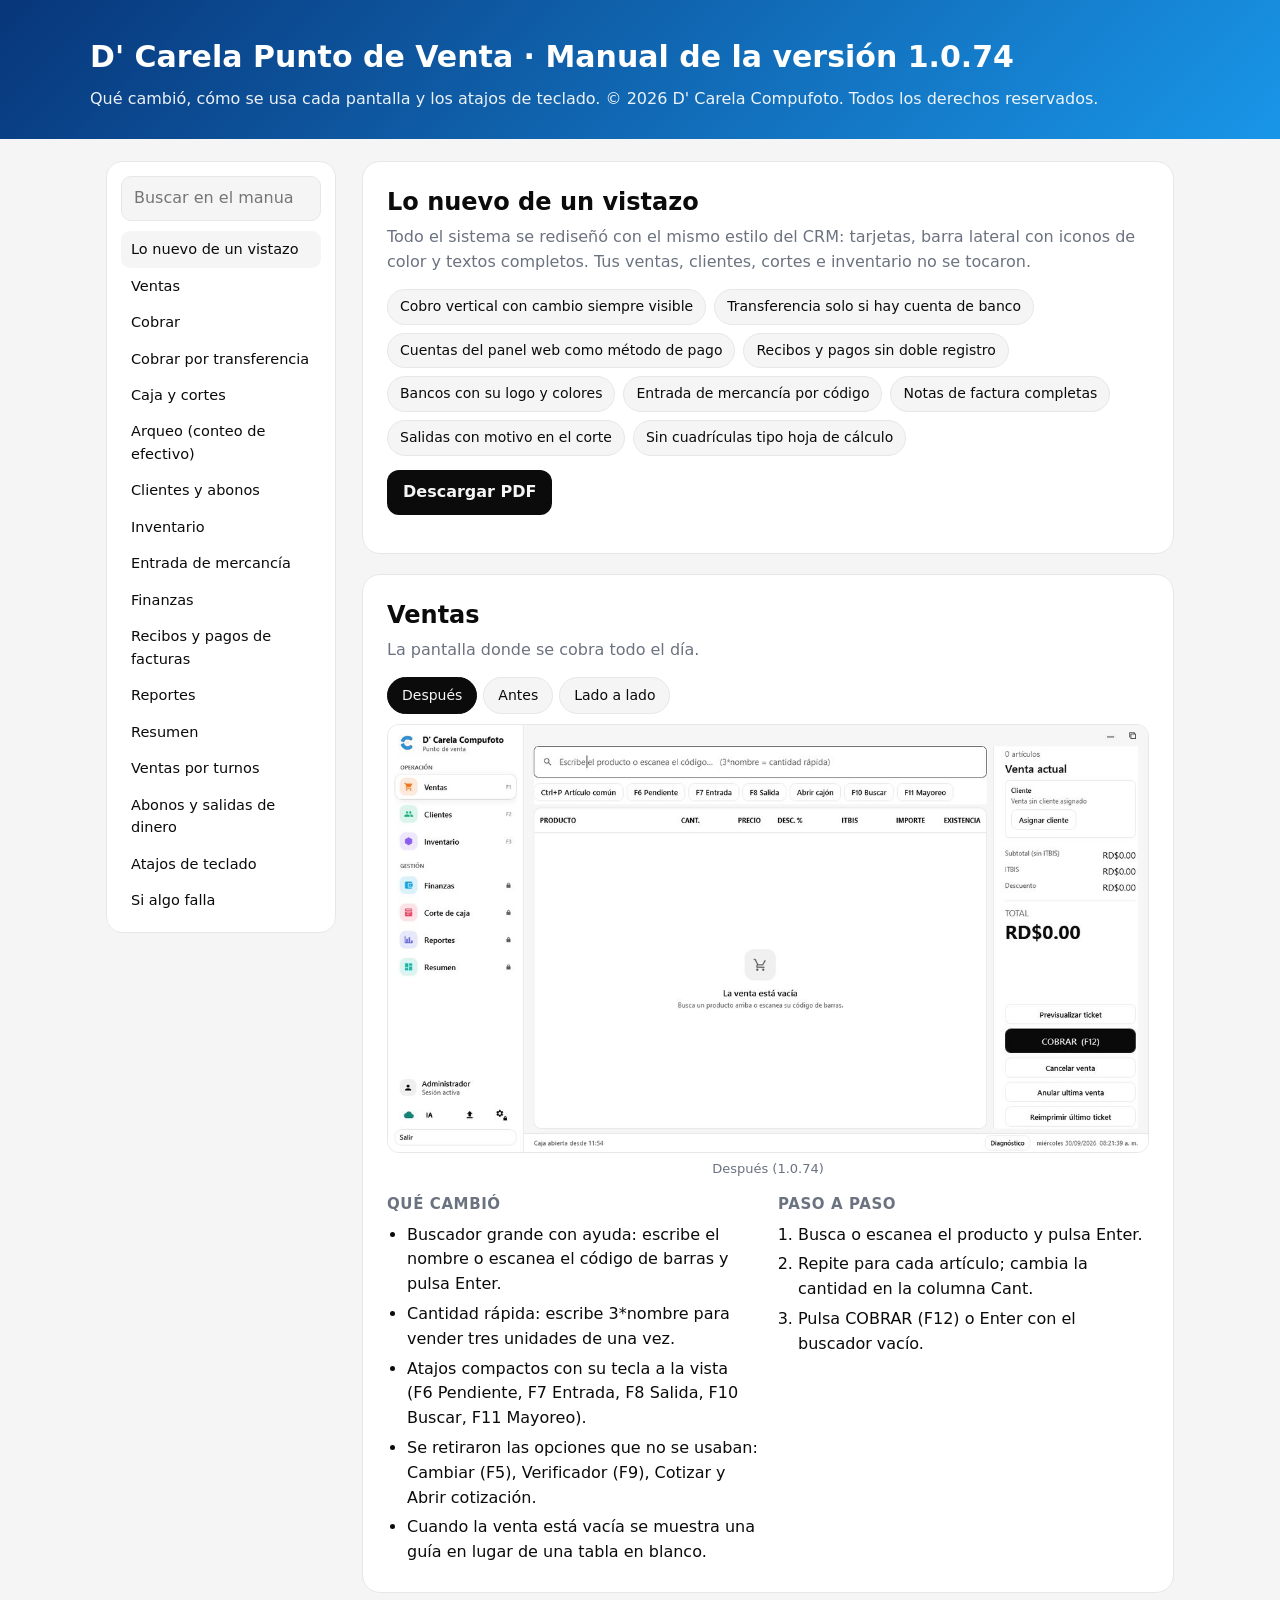
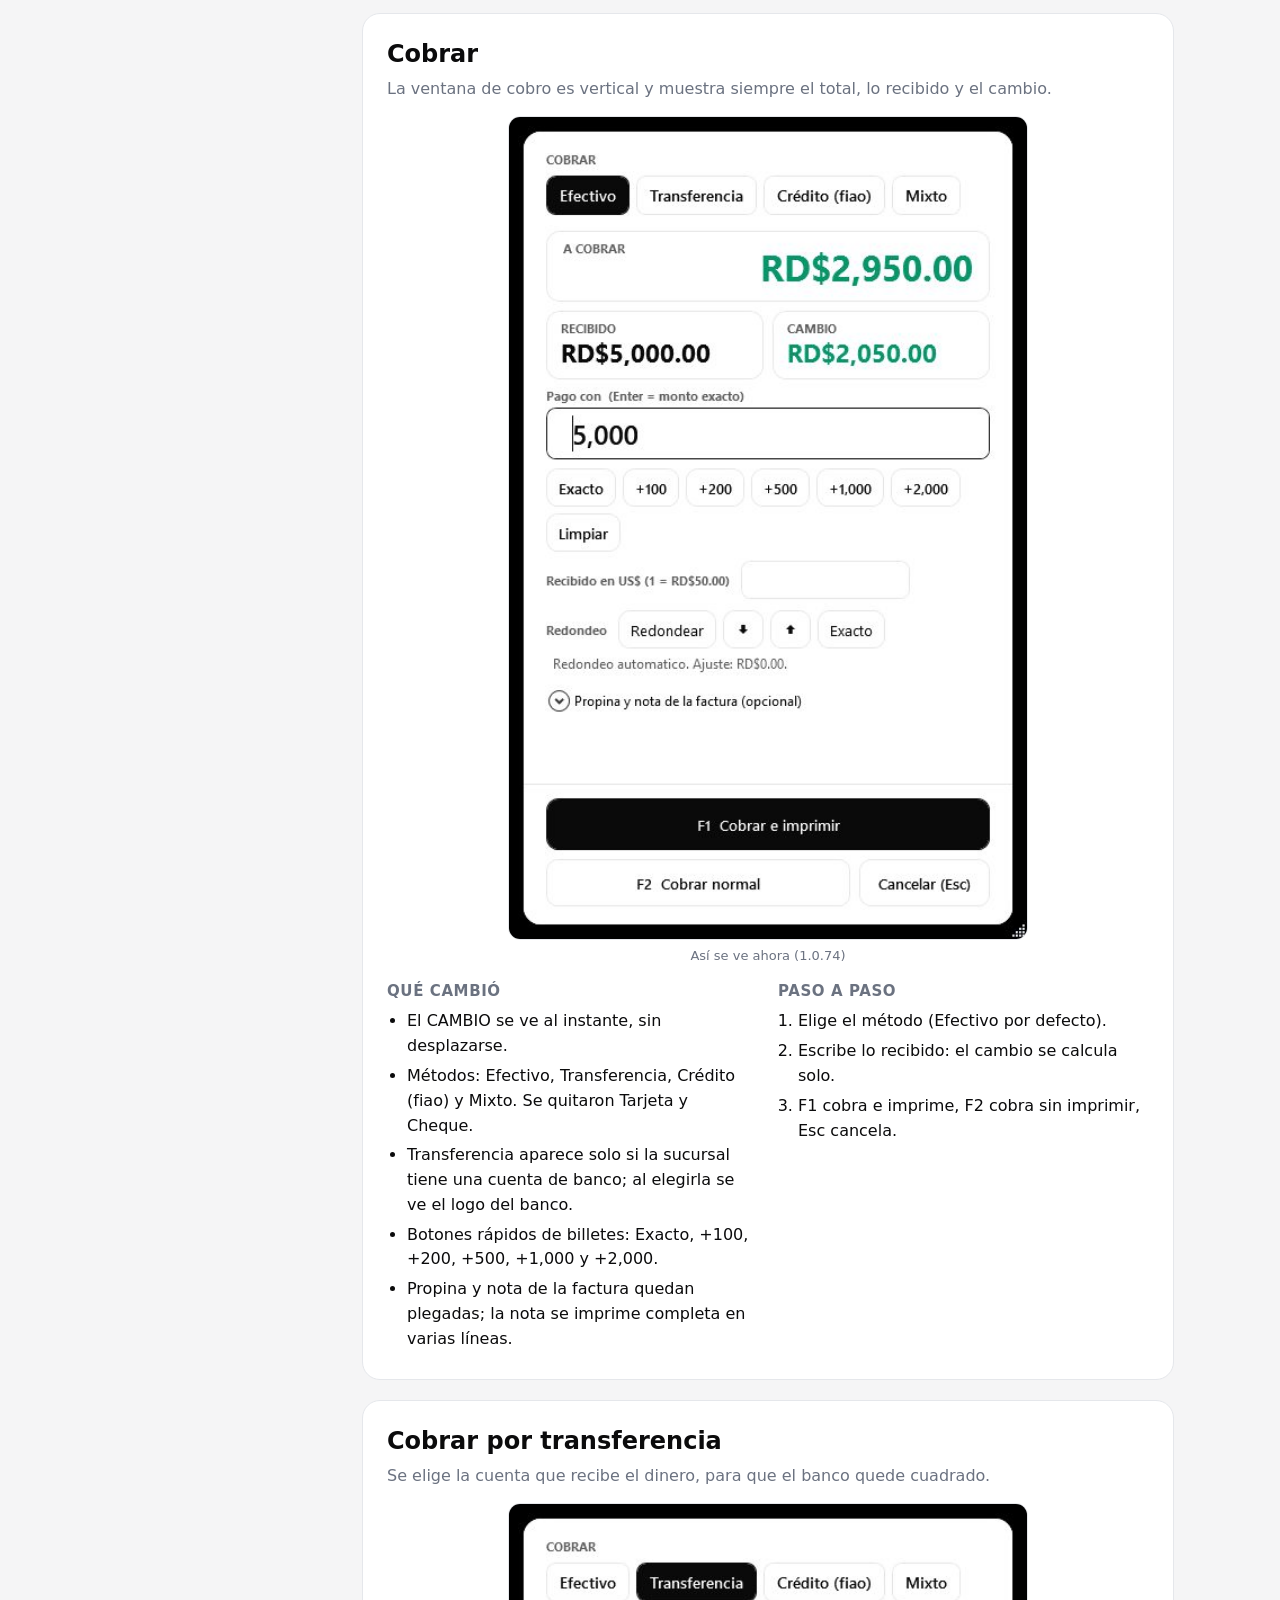
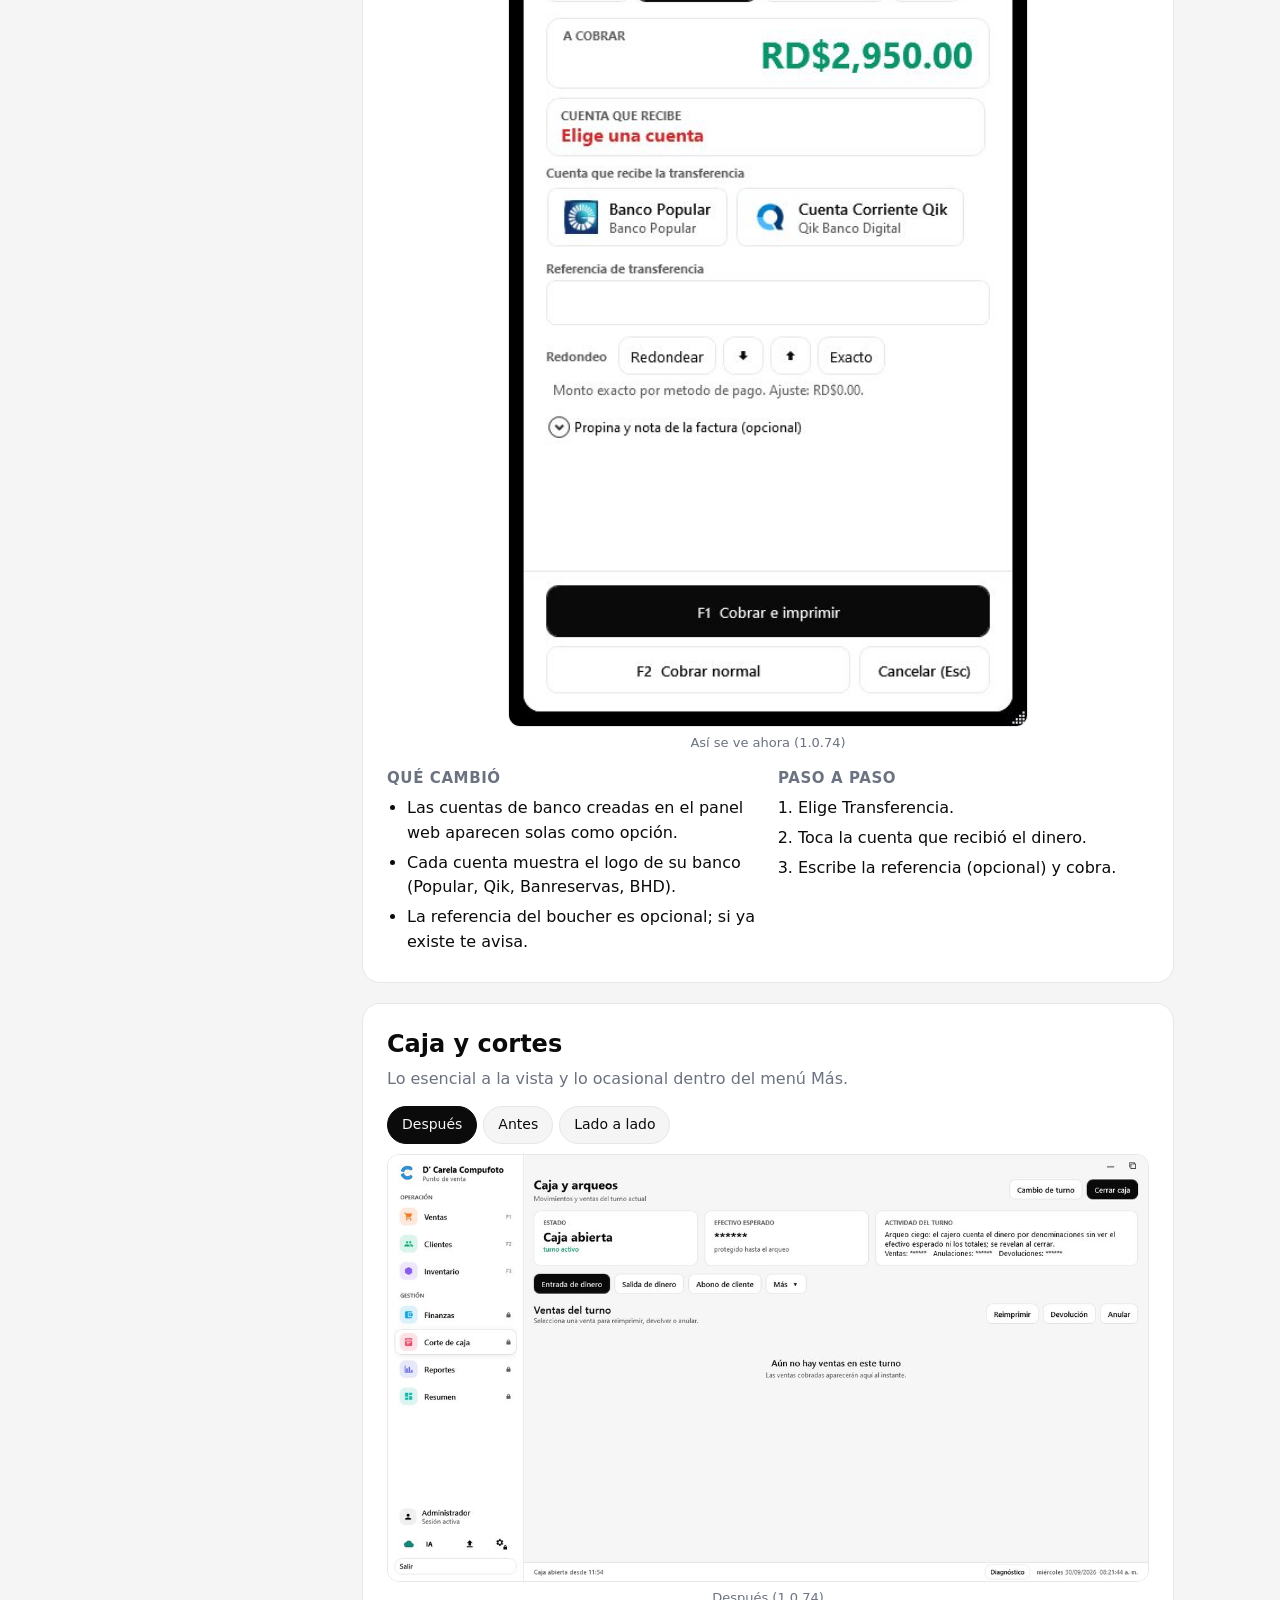
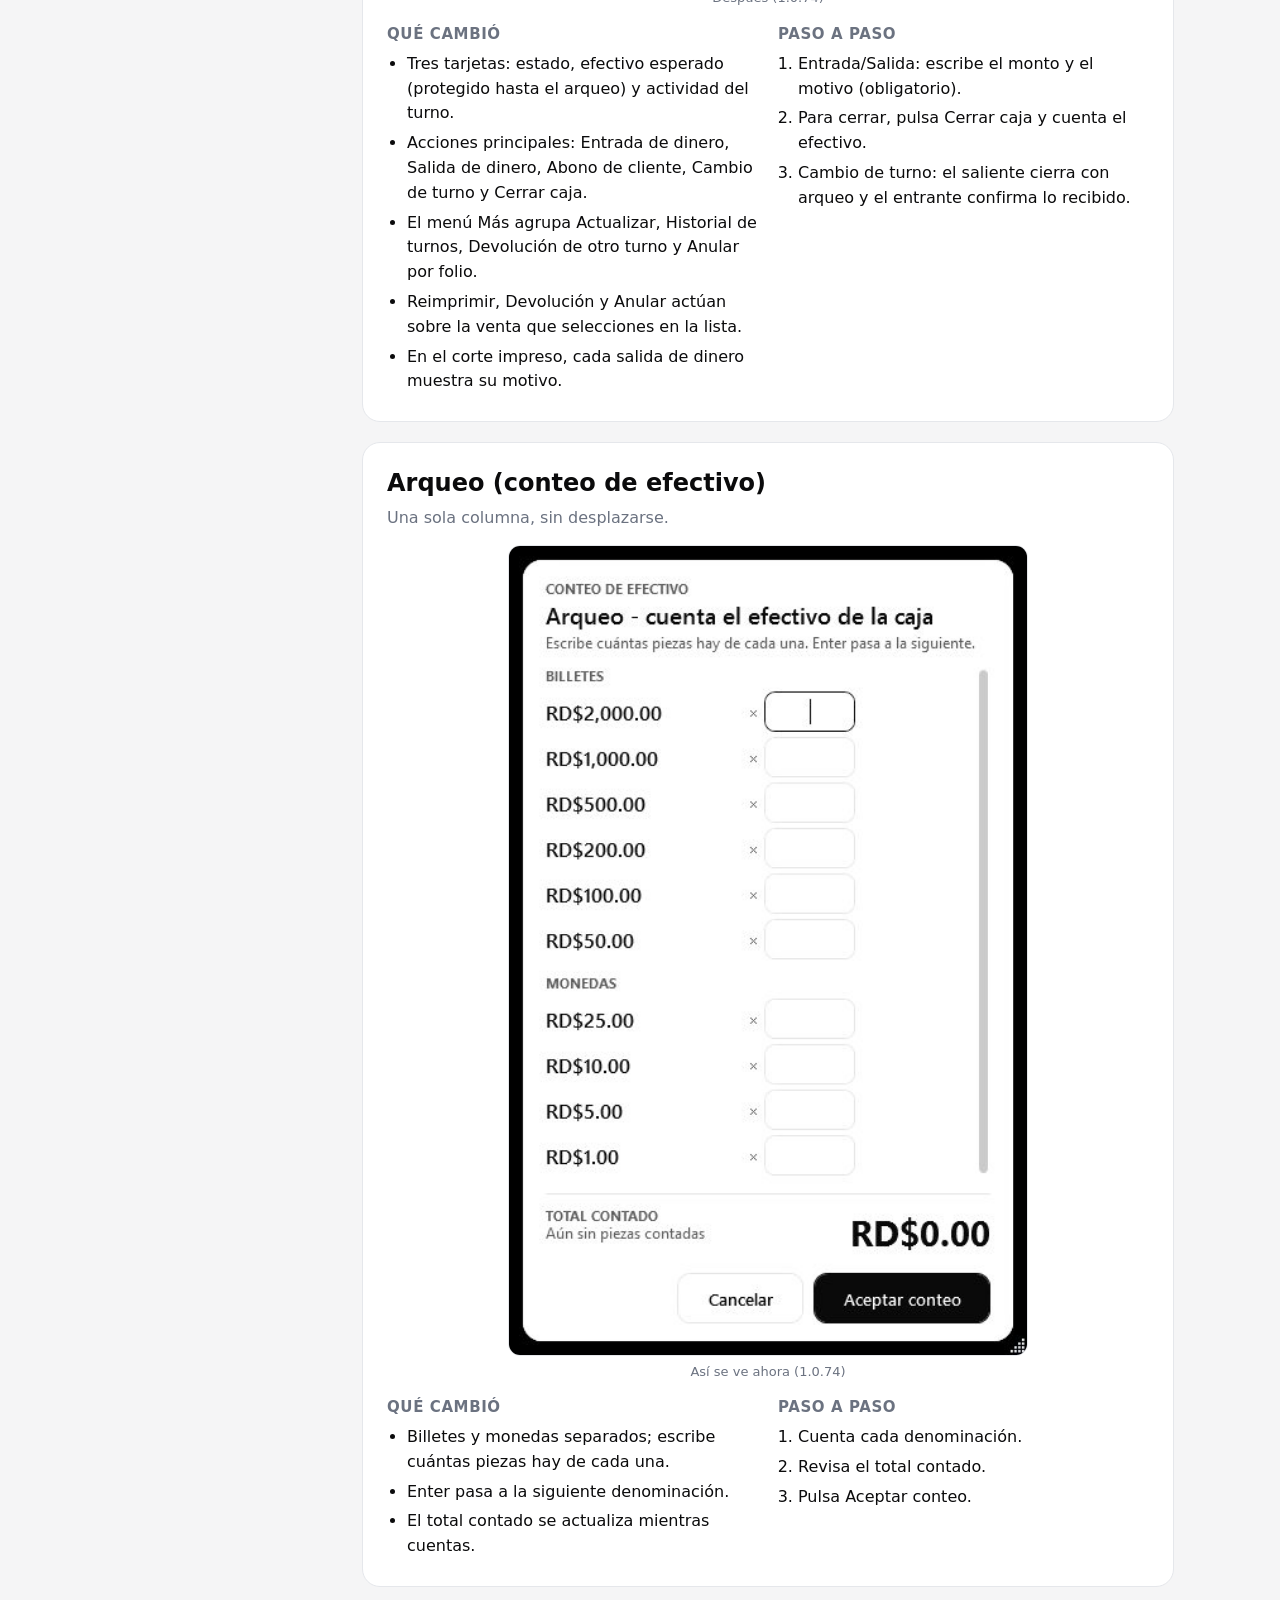
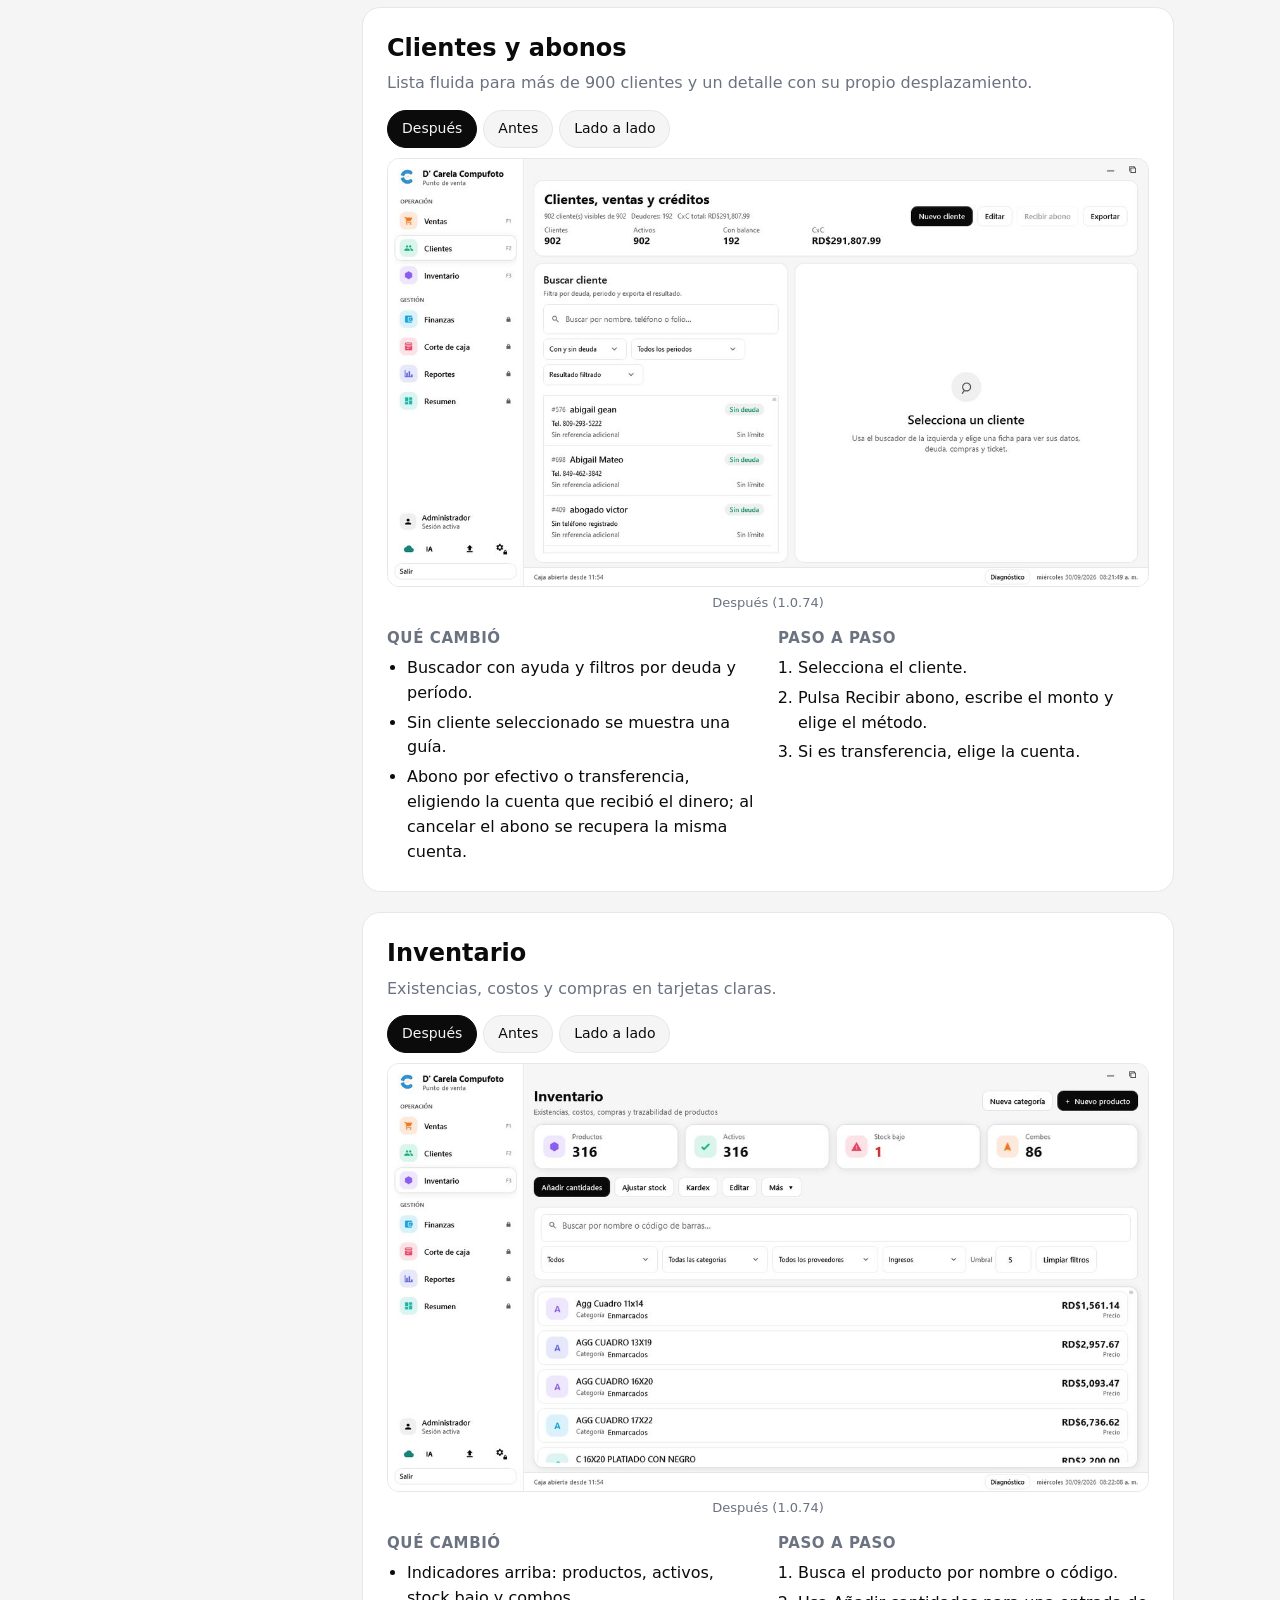
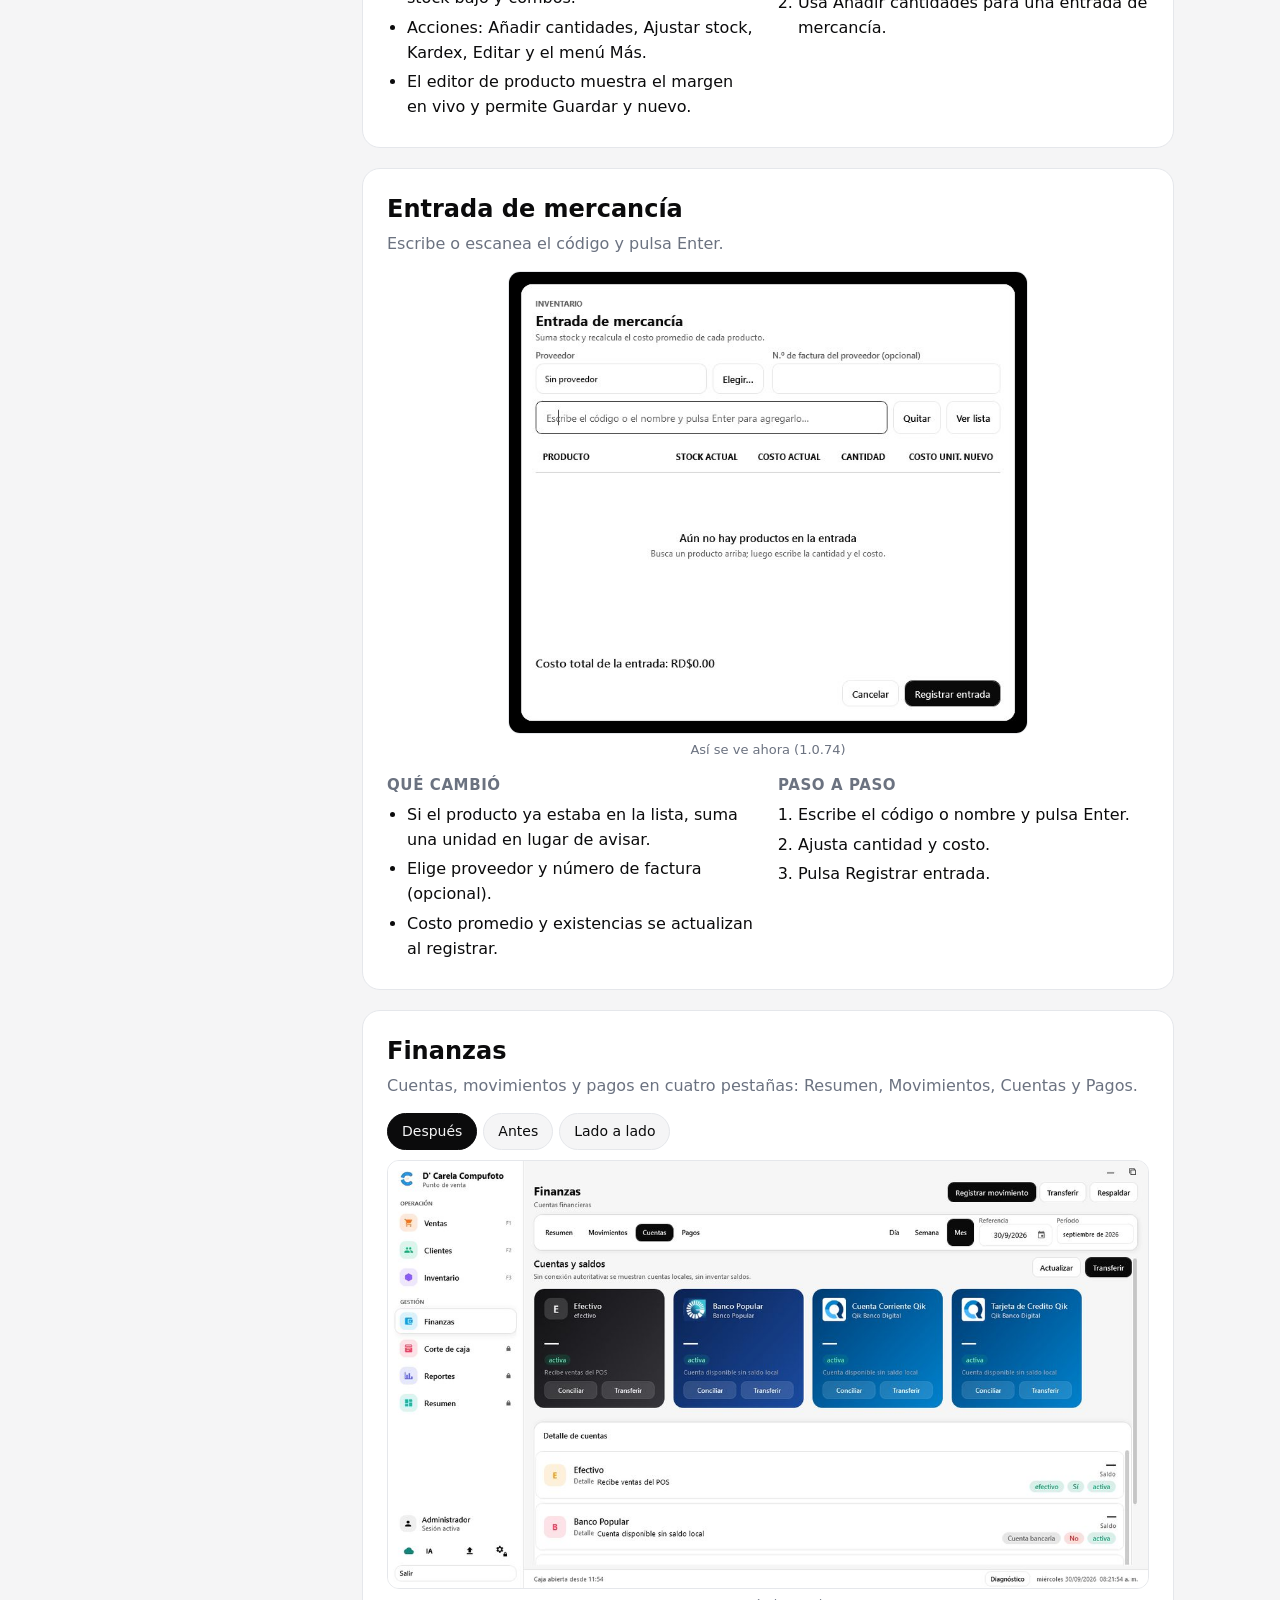
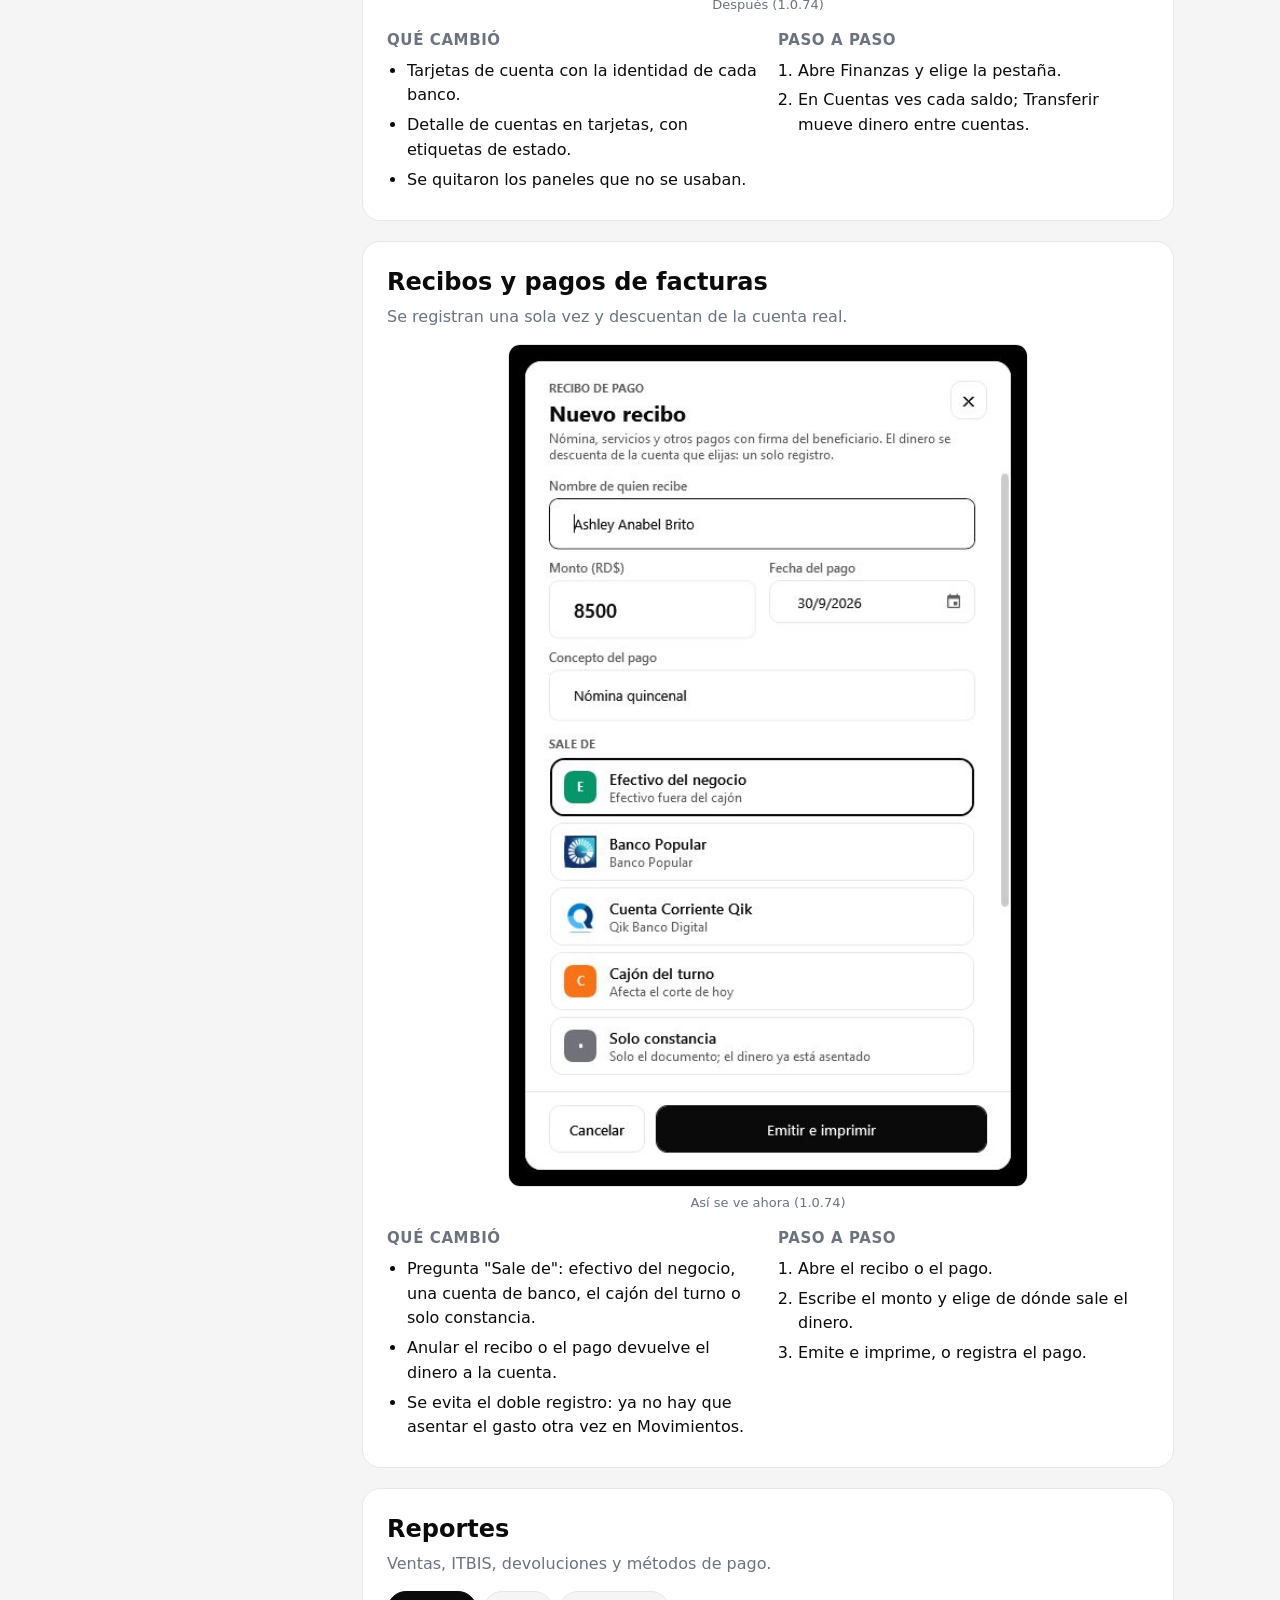
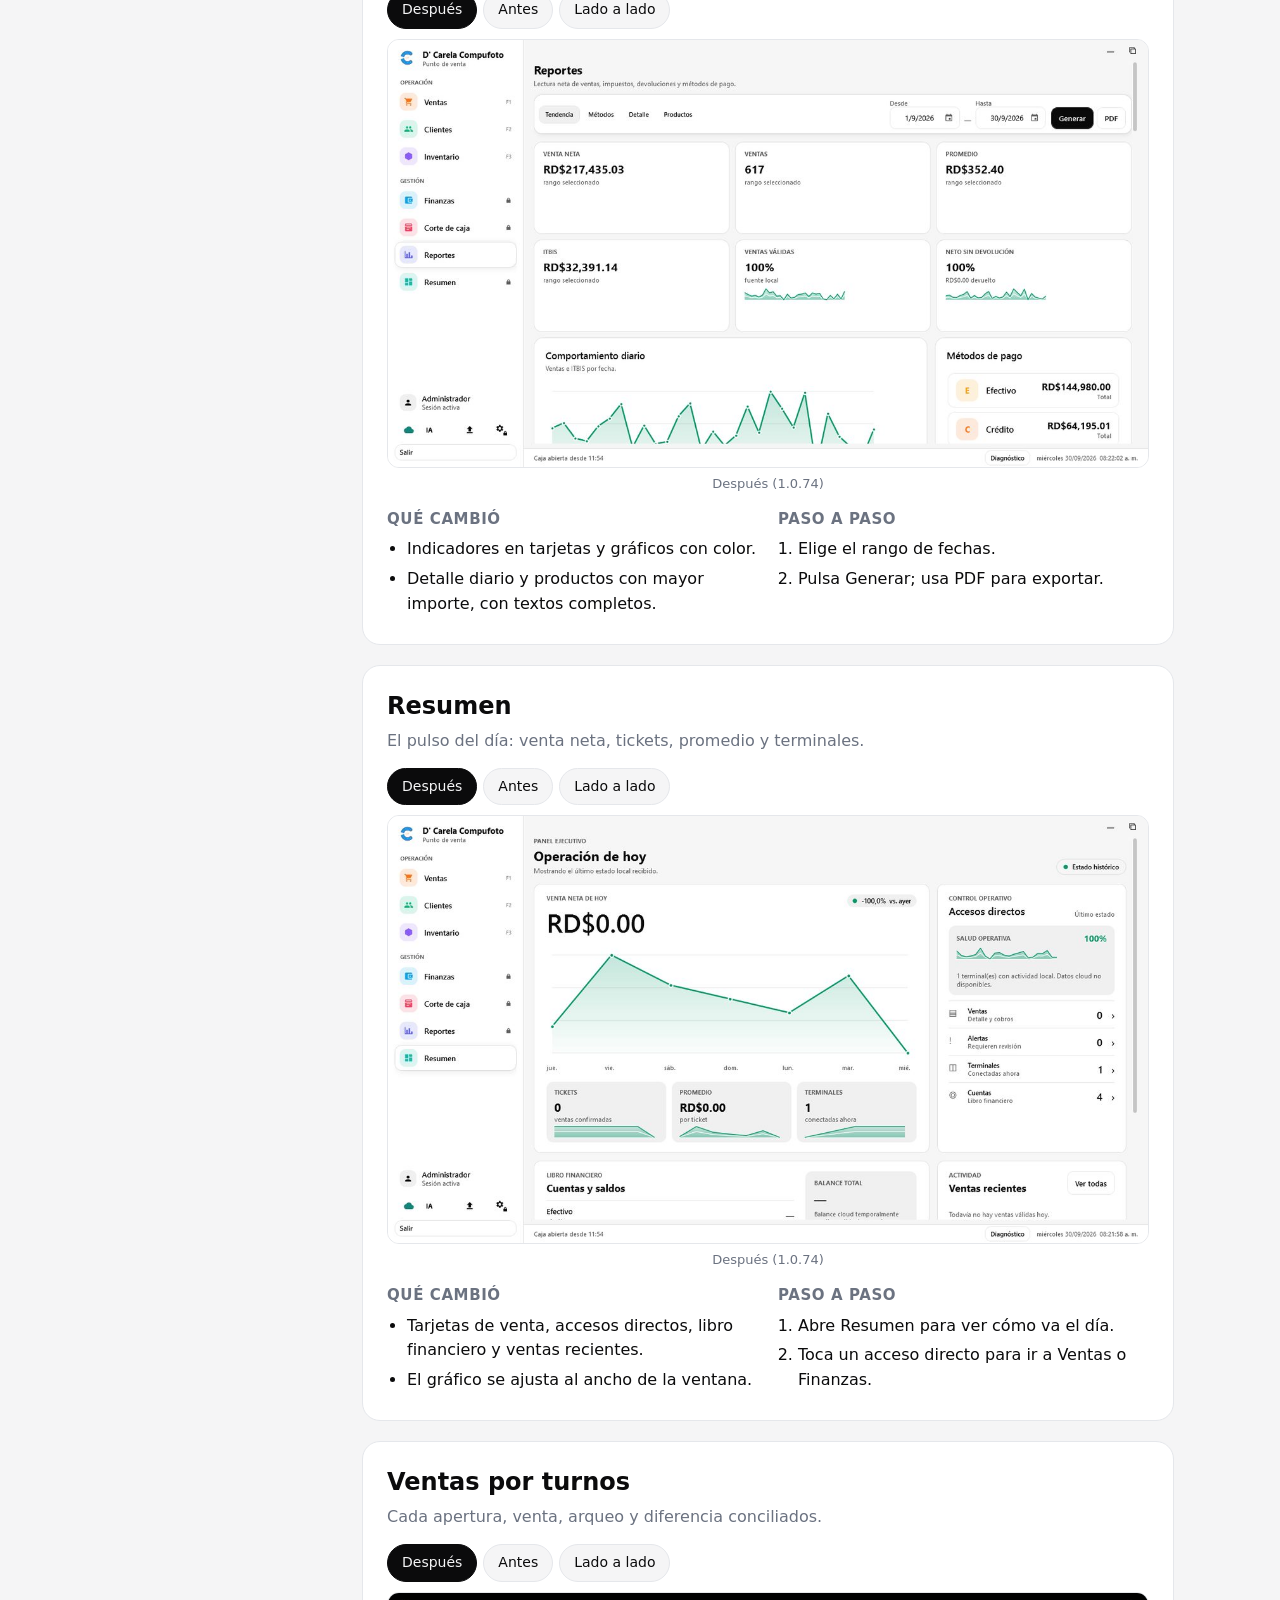
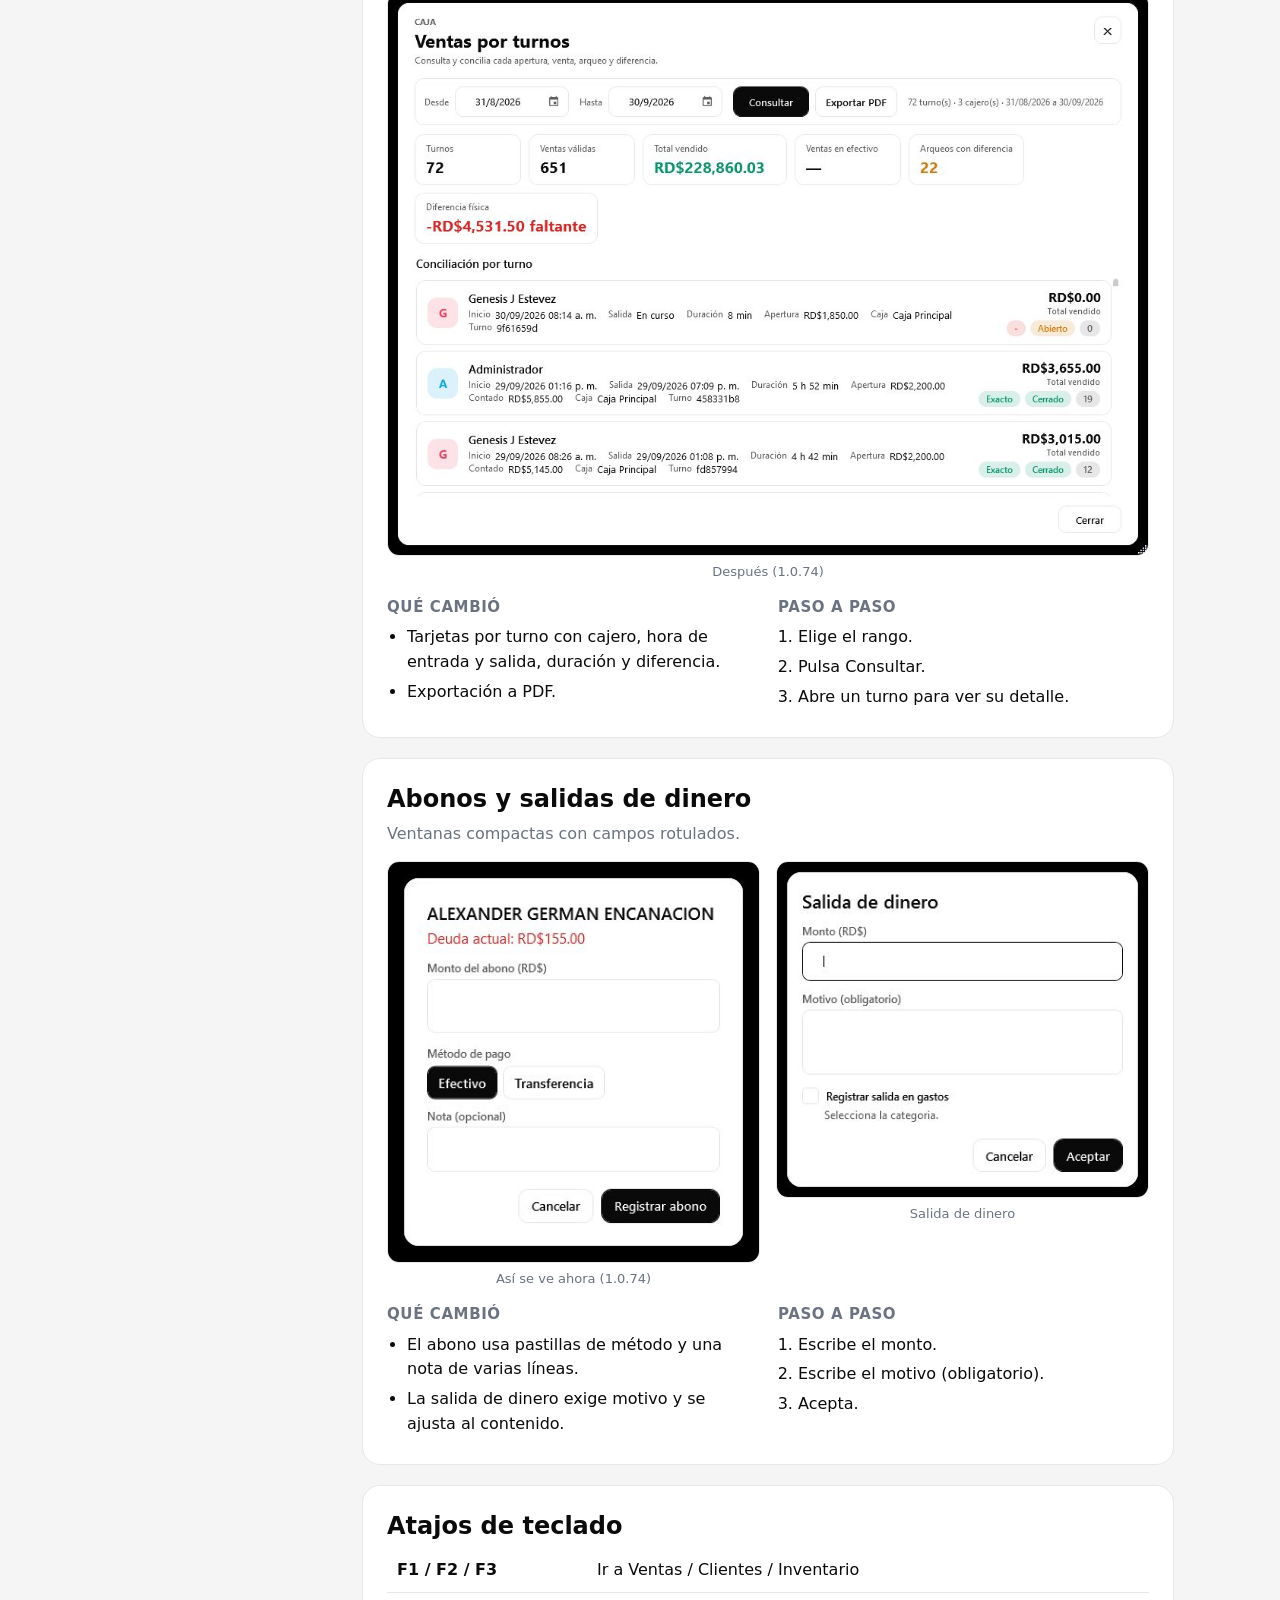
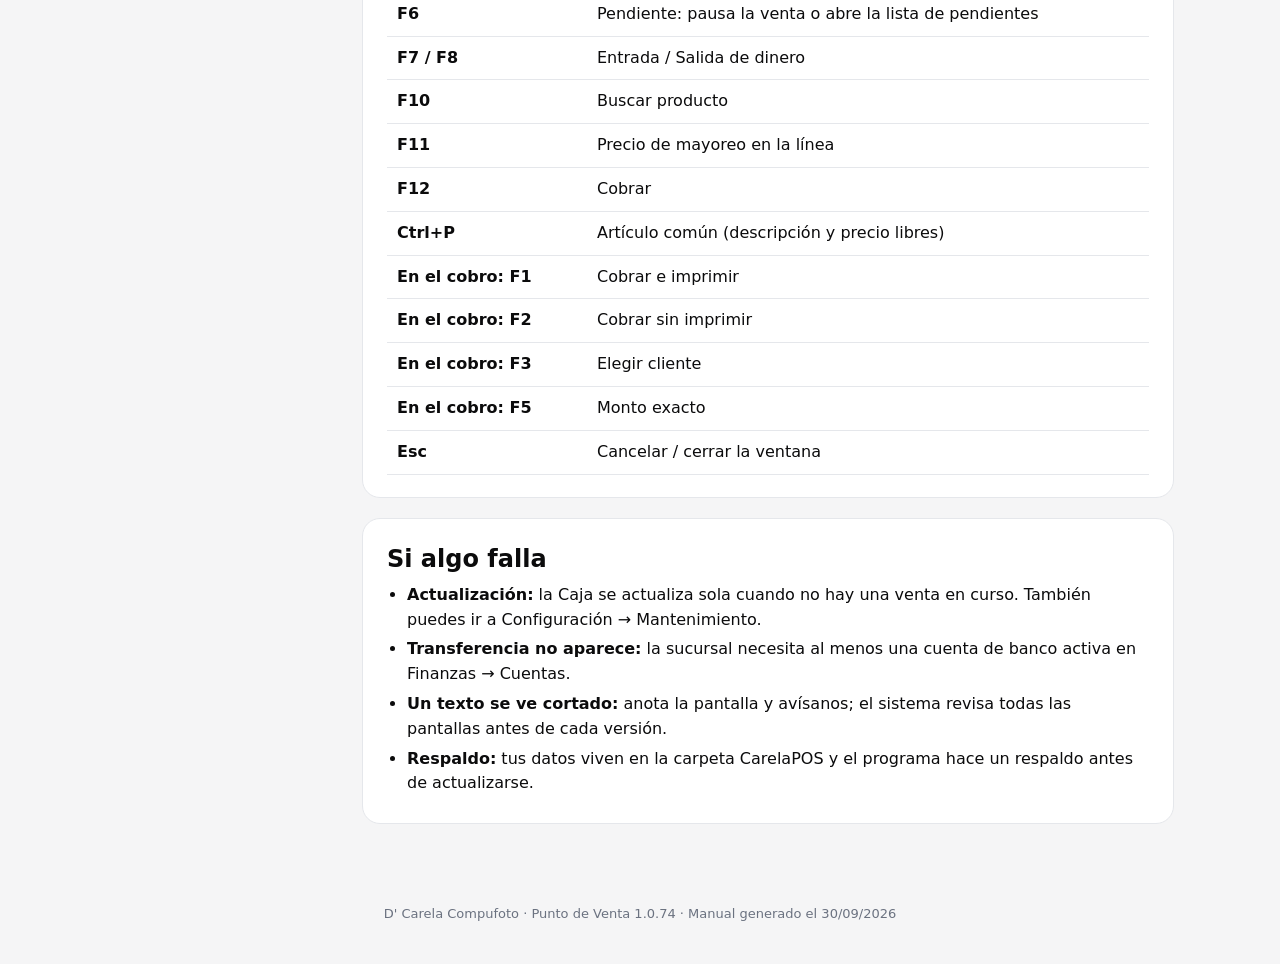
<file: manual/index.html>
<!doctype html>
<html lang="es"><head><meta charset="utf-8"><meta name="viewport" content="width=device-width,initial-scale=1">
<title>Manual de D' Carela Punto de Venta 1.0.74</title>
<style>
:root{--bg:#f5f5f6;--card:#fff;--ink:#0b0b0c;--soft:#6b7280;--line:#e5e7eb;--accent:#0b0b0c;--blue:#1996e8;--navy:#08367a;--ok:#10b981}
@media (prefers-color-scheme:dark){:root{--bg:#0b0b0c;--card:#151517;--ink:#f4f4f5;--soft:#a1a1aa;--line:#27272a;--accent:#f4f4f5}}
*{box-sizing:border-box}body{margin:0;background:var(--bg);color:var(--ink);font:16px/1.55 "Segoe UI",system-ui,sans-serif}
header.top{background:linear-gradient(135deg,var(--navy),var(--blue));color:#fff;padding:34px 20px 28px}
header.top .in{max-width:1100px;margin:auto}header.top h1{margin:0 0 6px;font-size:30px}header.top p{margin:0;opacity:.92}
.layout{max-width:1100px;margin:auto;display:grid;grid-template-columns:230px 1fr;gap:26px;padding:22px 16px 60px}
nav.idx{position:sticky;top:12px;align-self:start;background:var(--card);border:1px solid var(--line);border-radius:16px;padding:14px;max-height:calc(100vh - 24px);overflow:auto}
nav.idx input{width:100%;padding:9px 12px;border:1px solid var(--line);border-radius:10px;background:var(--bg);color:var(--ink);margin-bottom:10px;font:inherit}
nav.idx a{display:block;padding:7px 10px;border-radius:9px;color:var(--ink);text-decoration:none;font-size:14.5px}nav.idx a:hover,nav.idx a.on{background:var(--bg)}
.tema,.card{background:var(--card);border:1px solid var(--line);border-radius:18px;padding:22px 24px;margin-bottom:20px}
h2{margin:0 0 4px;font-size:24px}h3{margin:14px 0 6px;font-size:15px;text-transform:uppercase;letter-spacing:.04em;color:var(--soft)}.lead{color:var(--soft);margin:0 0 14px}
.dos{display:grid;grid-template-columns:1fr 1fr;gap:20px}ul,ol{margin:0;padding-left:20px}li{margin:5px 0}
figure{margin:0}figure img{width:100%;height:auto;border-radius:12px;border:1px solid var(--line);display:block}figcaption{font-size:13px;color:var(--soft);margin-top:6px;text-align:center}
.ad-tabs{display:flex;gap:6px;margin-bottom:10px}.ad-tabs button{border:1px solid var(--line);background:var(--bg);color:var(--ink);padding:7px 14px;border-radius:999px;cursor:pointer;font:inherit;font-size:14px}.ad-tabs button.on{background:var(--accent);color:var(--bg);border-color:var(--accent)}
[data-ad] .ad-antes{display:none}[data-ad][data-modo="antes"] .ad-antes{display:block}[data-ad][data-modo="antes"] .ad-despues{display:none}
[data-ad][data-modo="lado"] .ad-imgs{display:grid;grid-template-columns:1fr 1fr;gap:12px}[data-ad][data-modo="lado"] .ad-antes{display:block}
.solo-wrap{display:flex;gap:16px;flex-wrap:wrap;justify-content:center;align-items:flex-start}.solo-wrap figure{max-width:520px;flex:1 1 300px}
table{width:100%;border-collapse:collapse}th,td{padding:9px 10px;border-bottom:1px solid var(--line);text-align:left;vertical-align:top}th{white-space:nowrap;width:200px;font-weight:600}
.chips{display:flex;flex-wrap:wrap;gap:8px}.chip{background:var(--bg);border:1px solid var(--line);border-radius:999px;padding:6px 12px;font-size:14px}
footer{text-align:center;color:var(--soft);font-size:13px;padding:0 16px 40px}.oculto{display:none!important}
.btn{display:inline-block;background:var(--accent);color:var(--bg);text-decoration:none;padding:10px 16px;border-radius:12px;font-weight:600}
@media (max-width:820px){.layout{grid-template-columns:1fr}nav.idx{position:static;max-height:none}.dos{grid-template-columns:1fr}}
@media print{@page{size:A4;margin:14mm}body{background:#fff;color:#000;font-size:11.5pt}nav.idx,.ad-tabs,.noprint{display:none!important}header.top{padding:18px;-webkit-print-color-adjust:exact;print-color-adjust:exact}
.layout{display:block;padding:0}.tema,.card{break-inside:avoid;border-radius:8px;margin:0 0 12px;padding:14px}
[data-ad] .ad-imgs{display:grid!important;grid-template-columns:1fr 1fr;gap:8px}[data-ad] .ad-antes,[data-ad] .ad-despues{display:block!important}.solo-wrap figure{max-width:34%;flex:0 1 34%}.dos{grid-template-columns:1fr 1fr!important;gap:14px}h2{font-size:18pt}h3{margin-top:8px}figure img{border-radius:4px}}
</style></head><body>
<header class="top"><div class="in"><h1>D' Carela Punto de Venta · Manual de la versión 1.0.74</h1>
<p>Qué cambió, cómo se usa cada pantalla y los atajos de teclado. © 2026 D' Carela Compufoto. Todos los derechos reservados.</p></div></header>
<div class="layout">
<nav class="idx noprint" aria-label="Índice"><input id="q" type="search" placeholder="Buscar en el manual…" aria-label="Buscar"><a href="#resumen-cambios">Lo nuevo de un vistazo</a><a href="#ventas">Ventas</a><a href="#cobrar">Cobrar</a><a href="#cobro-transferencia">Cobrar por transferencia</a><a href="#caja">Caja y cortes</a><a href="#arqueo">Arqueo (conteo de efectivo)</a><a href="#clientes">Clientes y abonos</a><a href="#inventario">Inventario</a><a href="#entrada">Entrada de mercancía</a><a href="#finanzas">Finanzas</a><a href="#pagos">Recibos y pagos de facturas</a><a href="#reportes">Reportes</a><a href="#resumen">Resumen</a><a href="#turnos">Ventas por turnos</a><a href="#movimientos">Abonos y salidas de dinero</a><a href="#atajos">Atajos de teclado</a><a href="#ayuda">Si algo falla</a></nav>
<main>
<section id="resumen-cambios" class="card tema" data-buscar="lo nuevo resumen cambios novedades">
<h2>Lo nuevo de un vistazo</h2><p class="lead">Todo el sistema se rediseñó con el mismo estilo del CRM: tarjetas, barra lateral con iconos de color y textos completos. Tus ventas, clientes, cortes e inventario no se tocaron.</p>
<div class="chips"><span class="chip">Cobro vertical con cambio siempre visible</span><span class="chip">Transferencia solo si hay cuenta de banco</span><span class="chip">Cuentas del panel web como método de pago</span><span class="chip">Recibos y pagos sin doble registro</span><span class="chip">Bancos con su logo y colores</span><span class="chip">Entrada de mercancía por código</span><span class="chip">Notas de factura completas</span><span class="chip">Salidas con motivo en el corte</span><span class="chip">Sin cuadrículas tipo hoja de cálculo</span></div>
<p class="noprint" style="margin-top:14px"><a class="btn" href="Manual-DCarela-POS-1.0.74.pdf">Descargar PDF</a></p></section>
<section id="ventas" class="tema" data-buscar="ventas la pantalla donde se cobra todo el día. buscador grande con ayuda: escribe el nombre o escanea el código de barras y pulsa enter. cantidad rápida: escribe 3*nombre para vender tres unidades de una vez. atajos compactos con su tecla a la vista (f6 pendiente, f7 entrada, f8 salida, f10 buscar, f11 mayoreo). se retiraron las opciones que no se usaban: cambiar (f5), verificador (f9), cotizar y abrir cotización. cuando la venta está vacía se muestra una guía en lugar de una tabla en blanco. busca o escanea el producto y pulsa enter. repite para cada artículo; cambia la cantidad en la columna cant. pulsa cobrar (f12) o enter con el buscador vacío.">
<h2>Ventas</h2><p class="lead">La pantalla donde se cobra todo el día.</p><div class="antes-despues" data-ad>
  <div class="ad-tabs" role="tablist"><button type="button" class="on" data-modo="despues">Después</button><button type="button" data-modo="antes">Antes</button><button type="button" data-modo="lado">Lado a lado</button></div>
  <div class="ad-imgs"><figure class="ad-antes"><img src="img/venta-antes.jpg" alt="Ventas: antes" loading="lazy"><figcaption>Antes (1.0.73)</figcaption></figure>
  <figure class="ad-despues"><img src="img/venta-despues.jpg" alt="Ventas: después" loading="lazy"><figcaption>Después (1.0.74)</figcaption></figure></div></div>
<div class="dos"><div><h3>Qué cambió</h3><ul><li>Buscador grande con ayuda: escribe el nombre o escanea el código de barras y pulsa Enter.</li><li>Cantidad rápida: escribe 3*nombre para vender tres unidades de una vez.</li><li>Atajos compactos con su tecla a la vista (F6 Pendiente, F7 Entrada, F8 Salida, F10 Buscar, F11 Mayoreo).</li><li>Se retiraron las opciones que no se usaban: Cambiar (F5), Verificador (F9), Cotizar y Abrir cotización.</li><li>Cuando la venta está vacía se muestra una guía en lugar de una tabla en blanco.</li></ul></div><div><h3>Paso a paso</h3><ol><li>Busca o escanea el producto y pulsa Enter.</li><li>Repite para cada artículo; cambia la cantidad en la columna Cant.</li><li>Pulsa COBRAR (F12) o Enter con el buscador vacío.</li></ol></div></div></section>
<section id="cobrar" class="tema" data-buscar="cobrar la ventana de cobro es vertical y muestra siempre el total, lo recibido y el cambio. el cambio se ve al instante, sin desplazarse. métodos: efectivo, transferencia, crédito (fiao) y mixto. se quitaron tarjeta y cheque. transferencia aparece solo si la sucursal tiene una cuenta de banco; al elegirla se ve el logo del banco. botones rápidos de billetes: exacto, +100, +200, +500, +1,000 y +2,000. propina y nota de la factura quedan plegadas; la nota se imprime completa en varias líneas. elige el método (efectivo por defecto). escribe lo recibido: el cambio se calcula solo. f1 cobra e imprime, f2 cobra sin imprimir, esc cancela.">
<h2>Cobrar</h2><p class="lead">La ventana de cobro es vertical y muestra siempre el total, lo recibido y el cambio.</p><div class="solo-wrap"><figure class="solo"><img src="img/cobro-efectivo-despues.jpg" alt="Cobrar" loading="lazy"><figcaption>Así se ve ahora (1.0.74)</figcaption></figure></div>
<div class="dos"><div><h3>Qué cambió</h3><ul><li>El CAMBIO se ve al instante, sin desplazarse.</li><li>Métodos: Efectivo, Transferencia, Crédito (fiao) y Mixto. Se quitaron Tarjeta y Cheque.</li><li>Transferencia aparece solo si la sucursal tiene una cuenta de banco; al elegirla se ve el logo del banco.</li><li>Botones rápidos de billetes: Exacto, +100, +200, +500, +1,000 y +2,000.</li><li>Propina y nota de la factura quedan plegadas; la nota se imprime completa en varias líneas.</li></ul></div><div><h3>Paso a paso</h3><ol><li>Elige el método (Efectivo por defecto).</li><li>Escribe lo recibido: el cambio se calcula solo.</li><li>F1 cobra e imprime, F2 cobra sin imprimir, Esc cancela.</li></ol></div></div></section>
<section id="cobro-transferencia" class="tema" data-buscar="cobrar por transferencia se elige la cuenta que recibe el dinero, para que el banco quede cuadrado. las cuentas de banco creadas en el panel web aparecen solas como opción. cada cuenta muestra el logo de su banco (popular, qik, banreservas, bhd). la referencia del boucher es opcional; si ya existe te avisa. elige transferencia. toca la cuenta que recibió el dinero. escribe la referencia (opcional) y cobra.">
<h2>Cobrar por transferencia</h2><p class="lead">Se elige la cuenta que recibe el dinero, para que el banco quede cuadrado.</p><div class="solo-wrap"><figure class="solo"><img src="img/cobro-transferencia-despues.jpg" alt="Cobrar por transferencia" loading="lazy"><figcaption>Así se ve ahora (1.0.74)</figcaption></figure></div>
<div class="dos"><div><h3>Qué cambió</h3><ul><li>Las cuentas de banco creadas en el panel web aparecen solas como opción.</li><li>Cada cuenta muestra el logo de su banco (Popular, Qik, Banreservas, BHD).</li><li>La referencia del boucher es opcional; si ya existe te avisa.</li></ul></div><div><h3>Paso a paso</h3><ol><li>Elige Transferencia.</li><li>Toca la cuenta que recibió el dinero.</li><li>Escribe la referencia (opcional) y cobra.</li></ol></div></div></section>
<section id="caja" class="tema" data-buscar="caja y cortes lo esencial a la vista y lo ocasional dentro del menú más. tres tarjetas: estado, efectivo esperado (protegido hasta el arqueo) y actividad del turno. acciones principales: entrada de dinero, salida de dinero, abono de cliente, cambio de turno y cerrar caja. el menú más agrupa actualizar, historial de turnos, devolución de otro turno y anular por folio. reimprimir, devolución y anular actúan sobre la venta que selecciones en la lista. en el corte impreso, cada salida de dinero muestra su motivo. entrada/salida: escribe el monto y el motivo (obligatorio). para cerrar, pulsa cerrar caja y cuenta el efectivo. cambio de turno: el saliente cierra con arqueo y el entrante confirma lo recibido.">
<h2>Caja y cortes</h2><p class="lead">Lo esencial a la vista y lo ocasional dentro del menú Más.</p><div class="antes-despues" data-ad>
  <div class="ad-tabs" role="tablist"><button type="button" class="on" data-modo="despues">Después</button><button type="button" data-modo="antes">Antes</button><button type="button" data-modo="lado">Lado a lado</button></div>
  <div class="ad-imgs"><figure class="ad-antes"><img src="img/caja-antes.jpg" alt="Caja y cortes: antes" loading="lazy"><figcaption>Antes (1.0.73)</figcaption></figure>
  <figure class="ad-despues"><img src="img/caja-despues.jpg" alt="Caja y cortes: después" loading="lazy"><figcaption>Después (1.0.74)</figcaption></figure></div></div>
<div class="dos"><div><h3>Qué cambió</h3><ul><li>Tres tarjetas: estado, efectivo esperado (protegido hasta el arqueo) y actividad del turno.</li><li>Acciones principales: Entrada de dinero, Salida de dinero, Abono de cliente, Cambio de turno y Cerrar caja.</li><li>El menú Más agrupa Actualizar, Historial de turnos, Devolución de otro turno y Anular por folio.</li><li>Reimprimir, Devolución y Anular actúan sobre la venta que selecciones en la lista.</li><li>En el corte impreso, cada salida de dinero muestra su motivo.</li></ul></div><div><h3>Paso a paso</h3><ol><li>Entrada/Salida: escribe el monto y el motivo (obligatorio).</li><li>Para cerrar, pulsa Cerrar caja y cuenta el efectivo.</li><li>Cambio de turno: el saliente cierra con arqueo y el entrante confirma lo recibido.</li></ol></div></div></section>
<section id="arqueo" class="tema" data-buscar="arqueo (conteo de efectivo) una sola columna, sin desplazarse. billetes y monedas separados; escribe cuántas piezas hay de cada una. enter pasa a la siguiente denominación. el total contado se actualiza mientras cuentas. cuenta cada denominación. revisa el total contado. pulsa aceptar conteo.">
<h2>Arqueo (conteo de efectivo)</h2><p class="lead">Una sola columna, sin desplazarse.</p><div class="solo-wrap"><figure class="solo"><img src="img/d-denominaciones-despues.jpg" alt="Arqueo (conteo de efectivo)" loading="lazy"><figcaption>Así se ve ahora (1.0.74)</figcaption></figure></div>
<div class="dos"><div><h3>Qué cambió</h3><ul><li>Billetes y monedas separados; escribe cuántas piezas hay de cada una.</li><li>Enter pasa a la siguiente denominación.</li><li>El total contado se actualiza mientras cuentas.</li></ul></div><div><h3>Paso a paso</h3><ol><li>Cuenta cada denominación.</li><li>Revisa el total contado.</li><li>Pulsa Aceptar conteo.</li></ol></div></div></section>
<section id="clientes" class="tema" data-buscar="clientes y abonos lista fluida para más de 900 clientes y un detalle con su propio desplazamiento. buscador con ayuda y filtros por deuda y período. sin cliente seleccionado se muestra una guía. abono por efectivo o transferencia, eligiendo la cuenta que recibió el dinero; al cancelar el abono se recupera la misma cuenta. selecciona el cliente. pulsa recibir abono, escribe el monto y elige el método. si es transferencia, elige la cuenta.">
<h2>Clientes y abonos</h2><p class="lead">Lista fluida para más de 900 clientes y un detalle con su propio desplazamiento.</p><div class="antes-despues" data-ad>
  <div class="ad-tabs" role="tablist"><button type="button" class="on" data-modo="despues">Después</button><button type="button" data-modo="antes">Antes</button><button type="button" data-modo="lado">Lado a lado</button></div>
  <div class="ad-imgs"><figure class="ad-antes"><img src="img/clientes-antes.jpg" alt="Clientes y abonos: antes" loading="lazy"><figcaption>Antes (1.0.73)</figcaption></figure>
  <figure class="ad-despues"><img src="img/clientes-despues.jpg" alt="Clientes y abonos: después" loading="lazy"><figcaption>Después (1.0.74)</figcaption></figure></div></div>
<div class="dos"><div><h3>Qué cambió</h3><ul><li>Buscador con ayuda y filtros por deuda y período.</li><li>Sin cliente seleccionado se muestra una guía.</li><li>Abono por efectivo o transferencia, eligiendo la cuenta que recibió el dinero; al cancelar el abono se recupera la misma cuenta.</li></ul></div><div><h3>Paso a paso</h3><ol><li>Selecciona el cliente.</li><li>Pulsa Recibir abono, escribe el monto y elige el método.</li><li>Si es transferencia, elige la cuenta.</li></ol></div></div></section>
<section id="inventario" class="tema" data-buscar="inventario existencias, costos y compras en tarjetas claras. indicadores arriba: productos, activos, stock bajo y combos. acciones: añadir cantidades, ajustar stock, kardex, editar y el menú más. el editor de producto muestra el margen en vivo y permite guardar y nuevo. busca el producto por nombre o código. usa añadir cantidades para una entrada de mercancía.">
<h2>Inventario</h2><p class="lead">Existencias, costos y compras en tarjetas claras.</p><div class="antes-despues" data-ad>
  <div class="ad-tabs" role="tablist"><button type="button" class="on" data-modo="despues">Después</button><button type="button" data-modo="antes">Antes</button><button type="button" data-modo="lado">Lado a lado</button></div>
  <div class="ad-imgs"><figure class="ad-antes"><img src="img/inventario-antes.jpg" alt="Inventario: antes" loading="lazy"><figcaption>Antes (1.0.73)</figcaption></figure>
  <figure class="ad-despues"><img src="img/inventario-despues.jpg" alt="Inventario: después" loading="lazy"><figcaption>Después (1.0.74)</figcaption></figure></div></div>
<div class="dos"><div><h3>Qué cambió</h3><ul><li>Indicadores arriba: productos, activos, stock bajo y combos.</li><li>Acciones: Añadir cantidades, Ajustar stock, Kardex, Editar y el menú Más.</li><li>El editor de producto muestra el margen en vivo y permite Guardar y nuevo.</li></ul></div><div><h3>Paso a paso</h3><ol><li>Busca el producto por nombre o código.</li><li>Usa Añadir cantidades para una entrada de mercancía.</li></ol></div></div></section>
<section id="entrada" class="tema" data-buscar="entrada de mercancía escribe o escanea el código y pulsa enter. si el producto ya estaba en la lista, suma una unidad en lugar de avisar. elige proveedor y número de factura (opcional). costo promedio y existencias se actualizan al registrar. escribe el código o nombre y pulsa enter. ajusta cantidad y costo. pulsa registrar entrada.">
<h2>Entrada de mercancía</h2><p class="lead">Escribe o escanea el código y pulsa Enter.</p><div class="solo-wrap"><figure class="solo"><img src="img/d-entrada-despues.jpg" alt="Entrada de mercancía" loading="lazy"><figcaption>Así se ve ahora (1.0.74)</figcaption></figure></div>
<div class="dos"><div><h3>Qué cambió</h3><ul><li>Si el producto ya estaba en la lista, suma una unidad en lugar de avisar.</li><li>Elige proveedor y número de factura (opcional).</li><li>Costo promedio y existencias se actualizan al registrar.</li></ul></div><div><h3>Paso a paso</h3><ol><li>Escribe el código o nombre y pulsa Enter.</li><li>Ajusta cantidad y costo.</li><li>Pulsa Registrar entrada.</li></ol></div></div></section>
<section id="finanzas" class="tema" data-buscar="finanzas cuentas, movimientos y pagos en cuatro pestañas: resumen, movimientos, cuentas y pagos. tarjetas de cuenta con la identidad de cada banco. detalle de cuentas en tarjetas, con etiquetas de estado. se quitaron los paneles que no se usaban. abre finanzas y elige la pestaña. en cuentas ves cada saldo; transferir mueve dinero entre cuentas.">
<h2>Finanzas</h2><p class="lead">Cuentas, movimientos y pagos en cuatro pestañas: Resumen, Movimientos, Cuentas y Pagos.</p><div class="antes-despues" data-ad>
  <div class="ad-tabs" role="tablist"><button type="button" class="on" data-modo="despues">Después</button><button type="button" data-modo="antes">Antes</button><button type="button" data-modo="lado">Lado a lado</button></div>
  <div class="ad-imgs"><figure class="ad-antes"><img src="img/finanzas-cuentas-antes.jpg" alt="Finanzas: antes" loading="lazy"><figcaption>Antes (1.0.73)</figcaption></figure>
  <figure class="ad-despues"><img src="img/finanzas-cuentas-despues.jpg" alt="Finanzas: después" loading="lazy"><figcaption>Después (1.0.74)</figcaption></figure></div></div>
<div class="dos"><div><h3>Qué cambió</h3><ul><li>Tarjetas de cuenta con la identidad de cada banco.</li><li>Detalle de cuentas en tarjetas, con etiquetas de estado.</li><li>Se quitaron los paneles que no se usaban.</li></ul></div><div><h3>Paso a paso</h3><ol><li>Abre Finanzas y elige la pestaña.</li><li>En Cuentas ves cada saldo; Transferir mueve dinero entre cuentas.</li></ol></div></div></section>
<section id="pagos" class="tema" data-buscar="recibos y pagos de facturas se registran una sola vez y descuentan de la cuenta real. pregunta "sale de": efectivo del negocio, una cuenta de banco, el cajón del turno o solo constancia. anular el recibo o el pago devuelve el dinero a la cuenta. se evita el doble registro: ya no hay que asentar el gasto otra vez en movimientos. abre el recibo o el pago. escribe el monto y elige de dónde sale el dinero. emite e imprime, o registra el pago.">
<h2>Recibos y pagos de facturas</h2><p class="lead">Se registran una sola vez y descuentan de la cuenta real.</p><div class="solo-wrap"><figure class="solo"><img src="img/d-recibo-despues.jpg" alt="Recibos y pagos de facturas" loading="lazy"><figcaption>Así se ve ahora (1.0.74)</figcaption></figure></div>
<div class="dos"><div><h3>Qué cambió</h3><ul><li>Pregunta "Sale de": efectivo del negocio, una cuenta de banco, el cajón del turno o solo constancia.</li><li>Anular el recibo o el pago devuelve el dinero a la cuenta.</li><li>Se evita el doble registro: ya no hay que asentar el gasto otra vez en Movimientos.</li></ul></div><div><h3>Paso a paso</h3><ol><li>Abre el recibo o el pago.</li><li>Escribe el monto y elige de dónde sale el dinero.</li><li>Emite e imprime, o registra el pago.</li></ol></div></div></section>
<section id="reportes" class="tema" data-buscar="reportes ventas, itbis, devoluciones y métodos de pago. indicadores en tarjetas y gráficos con color. detalle diario y productos con mayor importe, con textos completos. elige el rango de fechas. pulsa generar; usa pdf para exportar.">
<h2>Reportes</h2><p class="lead">Ventas, ITBIS, devoluciones y métodos de pago.</p><div class="antes-despues" data-ad>
  <div class="ad-tabs" role="tablist"><button type="button" class="on" data-modo="despues">Después</button><button type="button" data-modo="antes">Antes</button><button type="button" data-modo="lado">Lado a lado</button></div>
  <div class="ad-imgs"><figure class="ad-antes"><img src="img/reportes-antes.jpg" alt="Reportes: antes" loading="lazy"><figcaption>Antes (1.0.73)</figcaption></figure>
  <figure class="ad-despues"><img src="img/reportes-despues.jpg" alt="Reportes: después" loading="lazy"><figcaption>Después (1.0.74)</figcaption></figure></div></div>
<div class="dos"><div><h3>Qué cambió</h3><ul><li>Indicadores en tarjetas y gráficos con color.</li><li>Detalle diario y productos con mayor importe, con textos completos.</li></ul></div><div><h3>Paso a paso</h3><ol><li>Elige el rango de fechas.</li><li>Pulsa Generar; usa PDF para exportar.</li></ol></div></div></section>
<section id="resumen" class="tema" data-buscar="resumen el pulso del día: venta neta, tickets, promedio y terminales. tarjetas de venta, accesos directos, libro financiero y ventas recientes. el gráfico se ajusta al ancho de la ventana. abre resumen para ver cómo va el día. toca un acceso directo para ir a ventas o finanzas.">
<h2>Resumen</h2><p class="lead">El pulso del día: venta neta, tickets, promedio y terminales.</p><div class="antes-despues" data-ad>
  <div class="ad-tabs" role="tablist"><button type="button" class="on" data-modo="despues">Después</button><button type="button" data-modo="antes">Antes</button><button type="button" data-modo="lado">Lado a lado</button></div>
  <div class="ad-imgs"><figure class="ad-antes"><img src="img/resumen-antes.jpg" alt="Resumen: antes" loading="lazy"><figcaption>Antes (1.0.73)</figcaption></figure>
  <figure class="ad-despues"><img src="img/resumen-despues.jpg" alt="Resumen: después" loading="lazy"><figcaption>Después (1.0.74)</figcaption></figure></div></div>
<div class="dos"><div><h3>Qué cambió</h3><ul><li>Tarjetas de venta, accesos directos, libro financiero y ventas recientes.</li><li>El gráfico se ajusta al ancho de la ventana.</li></ul></div><div><h3>Paso a paso</h3><ol><li>Abre Resumen para ver cómo va el día.</li><li>Toca un acceso directo para ir a Ventas o Finanzas.</li></ol></div></div></section>
<section id="turnos" class="tema" data-buscar="ventas por turnos cada apertura, venta, arqueo y diferencia conciliados. tarjetas por turno con cajero, hora de entrada y salida, duración y diferencia. exportación a pdf. elige el rango. pulsa consultar. abre un turno para ver su detalle.">
<h2>Ventas por turnos</h2><p class="lead">Cada apertura, venta, arqueo y diferencia conciliados.</p><div class="antes-despues" data-ad>
  <div class="ad-tabs" role="tablist"><button type="button" class="on" data-modo="despues">Después</button><button type="button" data-modo="antes">Antes</button><button type="button" data-modo="lado">Lado a lado</button></div>
  <div class="ad-imgs"><figure class="ad-antes"><img src="img/turnos-antes.jpg" alt="Ventas por turnos: antes" loading="lazy"><figcaption>Antes (1.0.73)</figcaption></figure>
  <figure class="ad-despues"><img src="img/turnos-despues.jpg" alt="Ventas por turnos: después" loading="lazy"><figcaption>Después (1.0.74)</figcaption></figure></div></div>
<div class="dos"><div><h3>Qué cambió</h3><ul><li>Tarjetas por turno con cajero, hora de entrada y salida, duración y diferencia.</li><li>Exportación a PDF.</li></ul></div><div><h3>Paso a paso</h3><ol><li>Elige el rango.</li><li>Pulsa Consultar.</li><li>Abre un turno para ver su detalle.</li></ol></div></div></section>
<section id="movimientos" class="tema" data-buscar="abonos y salidas de dinero ventanas compactas con campos rotulados. el abono usa pastillas de método y una nota de varias líneas. la salida de dinero exige motivo y se ajusta al contenido. escribe el monto. escribe el motivo (obligatorio). acepta.">
<h2>Abonos y salidas de dinero</h2><p class="lead">Ventanas compactas con campos rotulados.</p><div class="solo-wrap"><figure class="solo"><img src="img/movimientos-despues.jpg" alt="Abonos y salidas de dinero" loading="lazy"><figcaption>Así se ve ahora (1.0.74)</figcaption></figure><figure class="solo"><img src="img/salida-despues.jpg" alt="Abonos y salidas de dinero" loading="lazy"><figcaption>Salida de dinero</figcaption></figure></div>
<div class="dos"><div><h3>Qué cambió</h3><ul><li>El abono usa pastillas de método y una nota de varias líneas.</li><li>La salida de dinero exige motivo y se ajusta al contenido.</li></ul></div><div><h3>Paso a paso</h3><ol><li>Escribe el monto.</li><li>Escribe el motivo (obligatorio).</li><li>Acepta.</li></ol></div></div></section>
<section id="atajos" class="card tema" data-buscar="atajos teclado f1 f2 f3 f6 f7 f8 f10 f11 f12"><h2>Atajos de teclado</h2><table><tr><th>F1 / F2 / F3</th><td>Ir a Ventas / Clientes / Inventario</td></tr><tr><th>F6</th><td>Pendiente: pausa la venta o abre la lista de pendientes</td></tr><tr><th>F7 / F8</th><td>Entrada / Salida de dinero</td></tr><tr><th>F10</th><td>Buscar producto</td></tr><tr><th>F11</th><td>Precio de mayoreo en la línea</td></tr><tr><th>F12</th><td>Cobrar</td></tr><tr><th>Ctrl+P</th><td>Artículo común (descripción y precio libres)</td></tr><tr><th>En el cobro: F1</th><td>Cobrar e imprimir</td></tr><tr><th>En el cobro: F2</th><td>Cobrar sin imprimir</td></tr><tr><th>En el cobro: F3</th><td>Elegir cliente</td></tr><tr><th>En el cobro: F5</th><td>Monto exacto</td></tr><tr><th>Esc</th><td>Cancelar / cerrar la ventana</td></tr></table></section>
<section id="ayuda" class="card tema" data-buscar="ayuda falla problema actualizar"><h2>Si algo falla</h2>
<ul><li><b>Actualización:</b> la Caja se actualiza sola cuando no hay una venta en curso. También puedes ir a Configuración → Mantenimiento.</li>
<li><b>Transferencia no aparece:</b> la sucursal necesita al menos una cuenta de banco activa en Finanzas → Cuentas.</li>
<li><b>Un texto se ve cortado:</b> anota la pantalla y avísanos; el sistema revisa todas las pantallas antes de cada versión.</li>
<li><b>Respaldo:</b> tus datos viven en la carpeta CarelaPOS y el programa hace un respaldo antes de actualizarse.</li></ul></section>
</main></div>
<footer>D' Carela Compufoto · Punto de Venta 1.0.74 · Manual generado el 30/09/2026</footer>
<script>
document.querySelectorAll('[data-ad]').forEach(function(box){box.dataset.modo='despues';box.querySelectorAll('.ad-tabs button').forEach(function(b){b.addEventListener('click',function(){box.dataset.modo=b.dataset.modo;box.querySelectorAll('.ad-tabs button').forEach(function(x){x.classList.toggle('on',x===b)})})})});
var q=document.getElementById('q');q.addEventListener('input',function(){var t=q.value.trim().toLowerCase();document.querySelectorAll('.tema').forEach(function(s){s.classList.toggle('oculto',t&&!(s.dataset.buscar||'').includes(t))})});
var links=document.querySelectorAll('nav.idx a');var io=new IntersectionObserver(function(es){es.forEach(function(e){if(e.isIntersecting){links.forEach(function(l){l.classList.toggle('on',l.getAttribute('href')==='#'+e.target.id)})}})},{rootMargin:'-20% 0px -70% 0px'});document.querySelectorAll('.tema').forEach(function(s){io.observe(s)});
if (location.search.indexOf('imprimir')>=0) document.querySelectorAll('.oculto').forEach(function(x){x.classList.remove('oculto')});
</script></body></html>
</file>
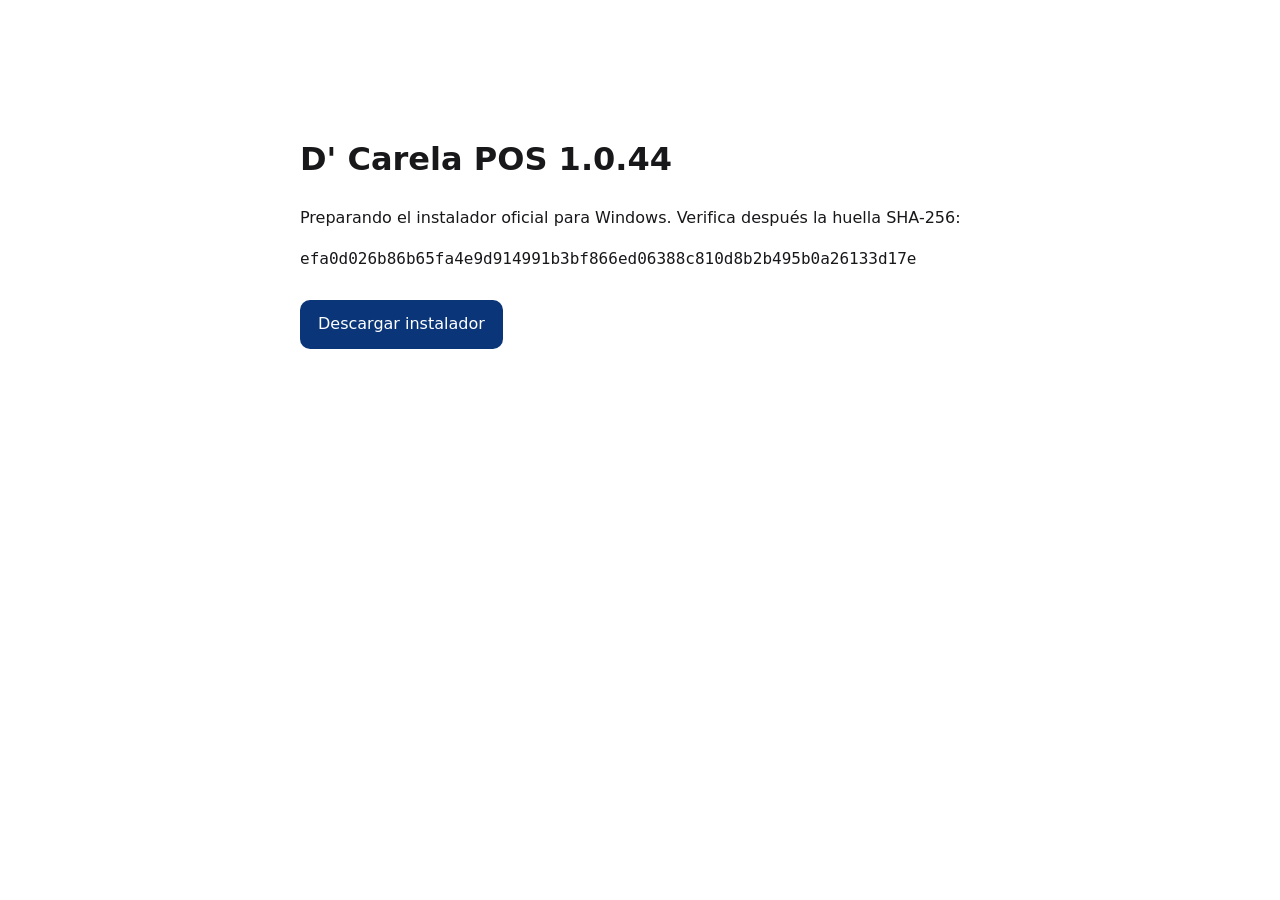
<file: downloads/pos-1.0.44/index.html>
<!doctype html>
<html lang="es">
<head>
  <meta charset="utf-8">
  <meta name="viewport" content="width=device-width, initial-scale=1">
  <meta name="robots" content="noindex,nofollow">
  <title>D' Carela POS 1.0.44 | Descarga oficial</title>
  <meta http-equiv="refresh" content="2;url=https://github.com/erickcarela58-star/dcarela-panel/releases/download/pos-v1.0.44/DCARELA_POS_Setup_1.0.44.exe">
  <style>body{font:16px/1.55 system-ui,sans-serif;max-width:680px;margin:10vh auto;padding:24px;color:#18181b}a{display:inline-block;margin-top:12px;padding:12px 18px;border-radius:10px;background:#0a3679;color:#fff;text-decoration:none}code{overflow-wrap:anywhere}</style>
</head>
<body>
  <h1>D' Carela POS 1.0.44</h1>
  <p>Preparando el instalador oficial para Windows. Verifica después la huella SHA-256:</p>
  <p><code>efa0d026b86b65fa4e9d914991b3bf866ed06388c810d8b2b495b0a26133d17e</code></p>
  <a href="https://github.com/erickcarela58-star/dcarela-panel/releases/download/pos-v1.0.44/DCARELA_POS_Setup_1.0.44.exe" rel="noopener">Descargar instalador</a>
</body>
</html>
</file>
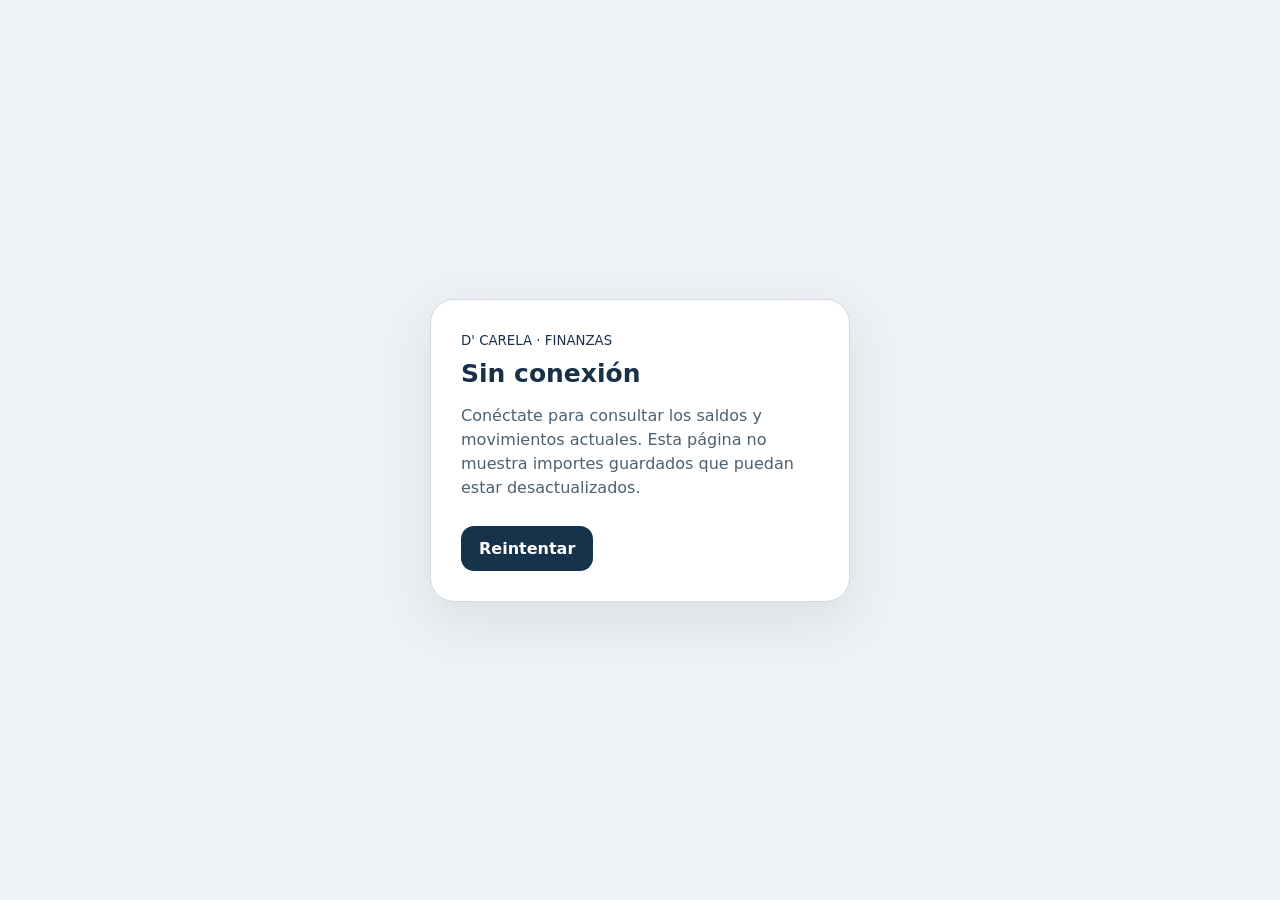
<file: offline.html>
<!doctype html>
<html lang="es-DO">
<meta charset="utf-8">
<meta name="viewport" content="width=device-width, initial-scale=1, viewport-fit=cover">
<meta name="theme-color" content="#09090b">
<title>Sin conexión · D' Carela Finanzas</title>
<style>
  :root { color-scheme:light dark; font-family:system-ui,-apple-system,sans-serif; }
  * { box-sizing:border-box; }
  body { margin:0; min-height:100dvh; display:grid; place-items:center; padding:24px; background:#eef2f5; color:#193048; }
  main { width:min(100%,420px); padding:30px; border:1px solid #d2dae0; border-radius:24px; background:#fff; box-shadow:0 18px 55px #172f4318; }
  h1 { font-size:25px; margin:10px 0; } p { line-height:1.5; color:#4c6170; }
  a { display:inline-block; margin-top:10px; padding:13px 18px; border-radius:13px; background:#17324b; color:#fff; text-decoration:none; font-weight:700; }
  @media (prefers-color-scheme:dark) { body { background:#111b22; color:#eff5f7; } main { background:#1d2b34; border-color:#3a4b55; } p { color:#bdd0dc; } a { background:#e7bd77; color:#172a38; } }
</style>
<main><small>D' CARELA · FINANZAS</small><h1>Sin conexión</h1><p>Conéctate para consultar los saldos y movimientos actuales. Esta página no muestra importes guardados que puedan estar desactualizados.</p><a href="./panel.html?simple=1#dashboard">Reintentar</a></main>
</file>
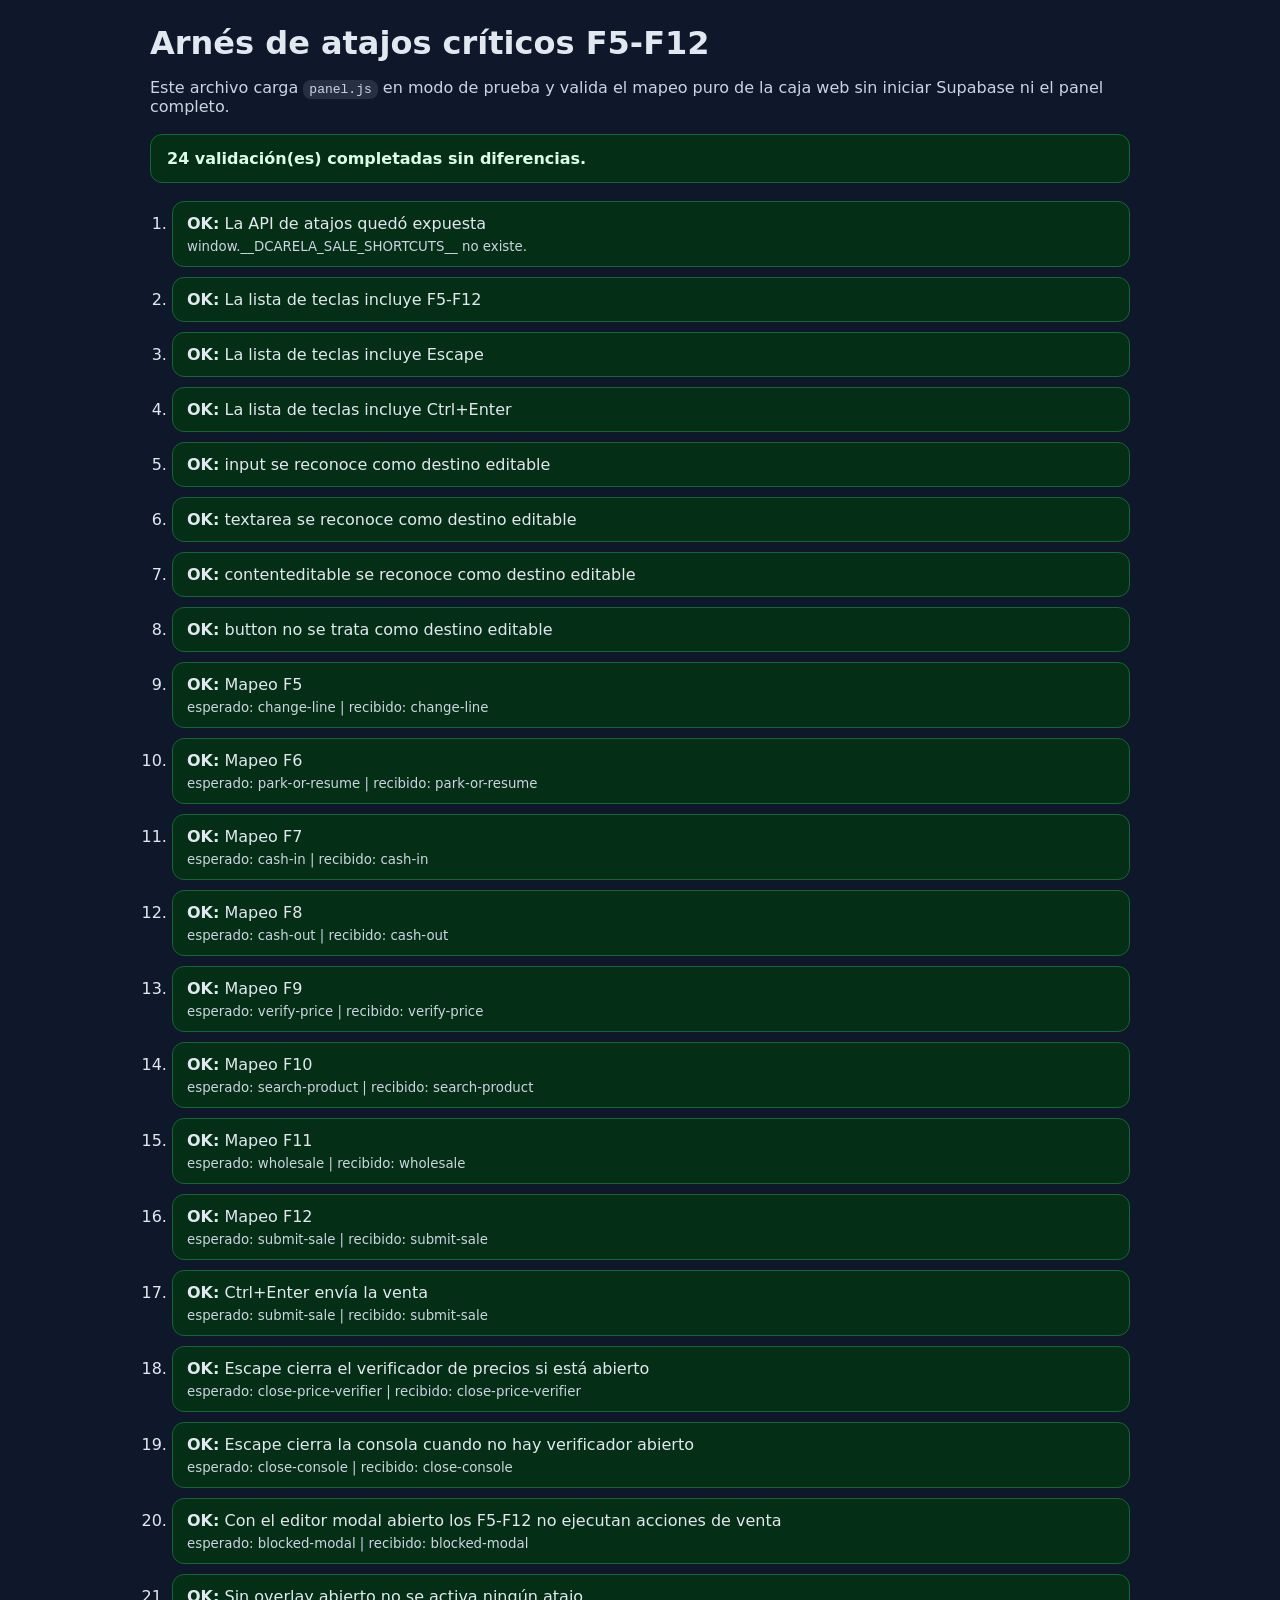
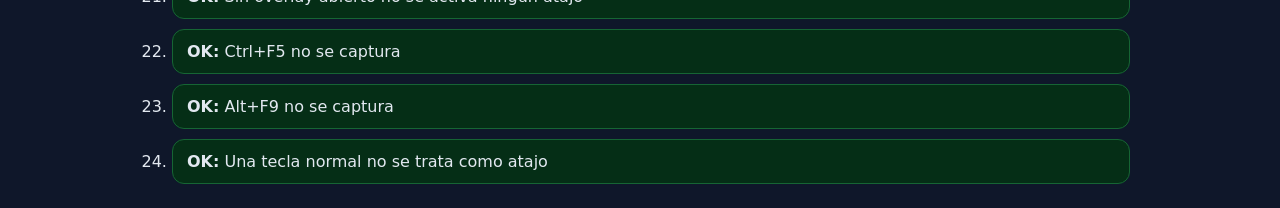
<file: panel-shortcuts-harness.html>
<!doctype html>
<html lang="es">
<head>
  <meta charset="utf-8">
  <title>Arnés de atajos F5-F12 - Caja web</title>
  <meta name="viewport" content="width=device-width, initial-scale=1">
  <style>
    :root {
      color-scheme: light dark;
      font-family: system-ui, sans-serif;
    }
    body {
      margin: 0;
      background: #0f172a;
      color: #e2e8f0;
    }
    main {
      max-width: 980px;
      margin: 0 auto;
      padding: 24px;
    }
    h1 { margin: 0 0 8px; }
    p { color: #cbd5e1; }
    .summary {
      margin: 18px 0;
      padding: 14px 16px;
      border-radius: 12px;
      background: #1e293b;
      border: 1px solid #334155;
      font-weight: 700;
    }
    .summary.ok {
      background: #052e16;
      border-color: #166534;
      color: #dcfce7;
    }
    .summary.bad {
      background: #450a0a;
      border-color: #991b1b;
      color: #fee2e2;
    }
    ol {
      margin: 0;
      padding-left: 22px;
      display: grid;
      gap: 10px;
    }
    li {
      padding: 12px 14px;
      border-radius: 12px;
      background: #111827;
      border: 1px solid #1f2937;
    }
    li.ok {
      border-color: #166534;
      background: #052e16;
    }
    li.bad {
      border-color: #991b1b;
      background: #450a0a;
    }
    code {
      padding: 2px 6px;
      border-radius: 8px;
      background: rgba(148, 163, 184, .18);
    }
    small {
      display: block;
      margin-top: 6px;
      color: #cbd5e1;
    }
  </style>
</head>
<body>
  <main>
    <h1>Arnés de atajos críticos F5-F12</h1>
    <p>Este archivo carga <code>panel.js</code> en modo de prueba y valida el mapeo puro de la caja web sin iniciar Supabase ni el panel completo.</p>
    <div id="summary" class="summary">Ejecutando validaciones...</div>
    <ol id="results"></ol>
  </main>

  <script>
    window.__DCARELA_TEST_PANEL_SHORTCUTS__ = true;
  </script>
  <script src="./panel.js"></script>
  <script>
    (() => {
      const summary = document.getElementById("summary");
      const resultsHost = document.getElementById("results");
      const api = window.__DCARELA_SALE_SHORTCUTS__;
      const results = [];

      const record = (name, ok, detail = "") => results.push({ name, ok, detail });
      const expect = (name, condition, detail = "") => record(name, Boolean(condition), detail);
      const expectEqual = (name, actual, expected) =>
        record(name, actual === expected, `esperado: ${expected} | recibido: ${actual}`);

      const fakeEvent = (key, extra = {}) => ({
        key,
        ctrlKey: false,
        altKey: false,
        metaKey: false,
        shiftKey: false,
        repeat: false,
        isComposing: false,
        target: document.body,
        ...extra,
      });

      const baseContext = {
        overlayOpen: true,
        editorOpen: false,
        priceVerifierOpen: false,
        receiptVisible: false,
        shiftOpen: true,
        stage: "catalog",
        hasCartLines: true,
        hasPendingSales: true,
        canParkSale: true,
        canOpenCommonSale: true,
        canVerifyPrice: true,
        canCreateSale: true,
      };

      expect("La API de atajos quedó expuesta", Boolean(api), "window.__DCARELA_SALE_SHORTCUTS__ no existe.");
      if (!api) {
        summary.className = "summary bad";
        summary.textContent = "No se pudo cargar la API de atajos.";
        return;
      }

      expect("La lista de teclas incluye F5-F12", ["F5", "F6", "F7", "F8", "F9", "F10", "F11", "F12"].every(key => api.keys.includes(key)));
      expect("La lista de teclas incluye Escape", api.keys.includes("Escape"));
      expect("La lista de teclas incluye Ctrl+Enter", api.keys.includes("Ctrl+Enter"));

      const input = document.createElement("input");
      const textarea = document.createElement("textarea");
      const contentEditable = document.createElement("div");
      contentEditable.setAttribute("contenteditable", "true");
      const button = document.createElement("button");

      expect("input se reconoce como destino editable", api.isEditableTarget(input));
      expect("textarea se reconoce como destino editable", api.isEditableTarget(textarea));
      expect("contenteditable se reconoce como destino editable", api.isEditableTarget(contentEditable));
      expect("button no se trata como destino editable", !api.isEditableTarget(button));

      const expectedMap = {
        F5: api.actions.CHANGE_LINE,
        F6: api.actions.PARK_OR_RESUME,
        F7: api.actions.CASH_IN,
        F8: api.actions.CASH_OUT,
        F9: api.actions.VERIFY_PRICE,
        F10: api.actions.SEARCH_PRODUCT,
        F11: api.actions.WHOLESALE,
        F12: api.actions.SUBMIT_SALE,
      };

      Object.entries(expectedMap).forEach(([key, action]) => {
        const resolved = api.resolve(fakeEvent(key), baseContext);
        expectEqual(`Mapeo ${key}`, resolved?.action, action);
      });

      expectEqual(
        "Ctrl+Enter envía la venta",
        api.resolve(fakeEvent("Enter", { ctrlKey: true }), baseContext)?.action,
        api.actions.SUBMIT_SALE
      );

      expectEqual(
        "Escape cierra el verificador de precios si está abierto",
        api.resolve(fakeEvent("Escape"), { ...baseContext, priceVerifierOpen: true })?.action,
        api.actions.CLOSE_PRICE_VERIFIER
      );

      expectEqual(
        "Escape cierra la consola cuando no hay verificador abierto",
        api.resolve(fakeEvent("Escape"), baseContext)?.action,
        api.actions.CLOSE_CONSOLE
      );

      expectEqual(
        "Con el editor modal abierto los F5-F12 no ejecutan acciones de venta",
        api.resolve(fakeEvent("F5"), { ...baseContext, editorOpen: true })?.action,
        api.actions.BLOCKED_MODAL
      );

      expect(
        "Sin overlay abierto no se activa ningún atajo",
        api.resolve(fakeEvent("F5"), { ...baseContext, overlayOpen: false }) === null
      );

      expect(
        "Ctrl+F5 no se captura",
        api.resolve(fakeEvent("F5", { ctrlKey: true }), baseContext) === null
      );

      expect(
        "Alt+F9 no se captura",
        api.resolve(fakeEvent("F9", { altKey: true }), baseContext) === null
      );

      expect(
        "Una tecla normal no se trata como atajo",
        api.resolve(fakeEvent("a"), baseContext) === null
      );

      const failures = results.filter(item => !item.ok);
      summary.className = `summary ${failures.length ? "bad" : "ok"}`;
      summary.textContent = failures.length
        ? `${failures.length} validación(es) fallaron de ${results.length}.`
        : `${results.length} validación(es) completadas sin diferencias.`;

      resultsHost.innerHTML = results.map(item => `
        <li class="${item.ok ? "ok" : "bad"}">
          <strong>${item.ok ? "OK" : "FALLO"}:</strong> ${item.name}
          ${item.detail ? `<small>${item.detail}</small>` : ""}
        </li>`).join("");
    })();
  </script>
</body>
</html>
</file>
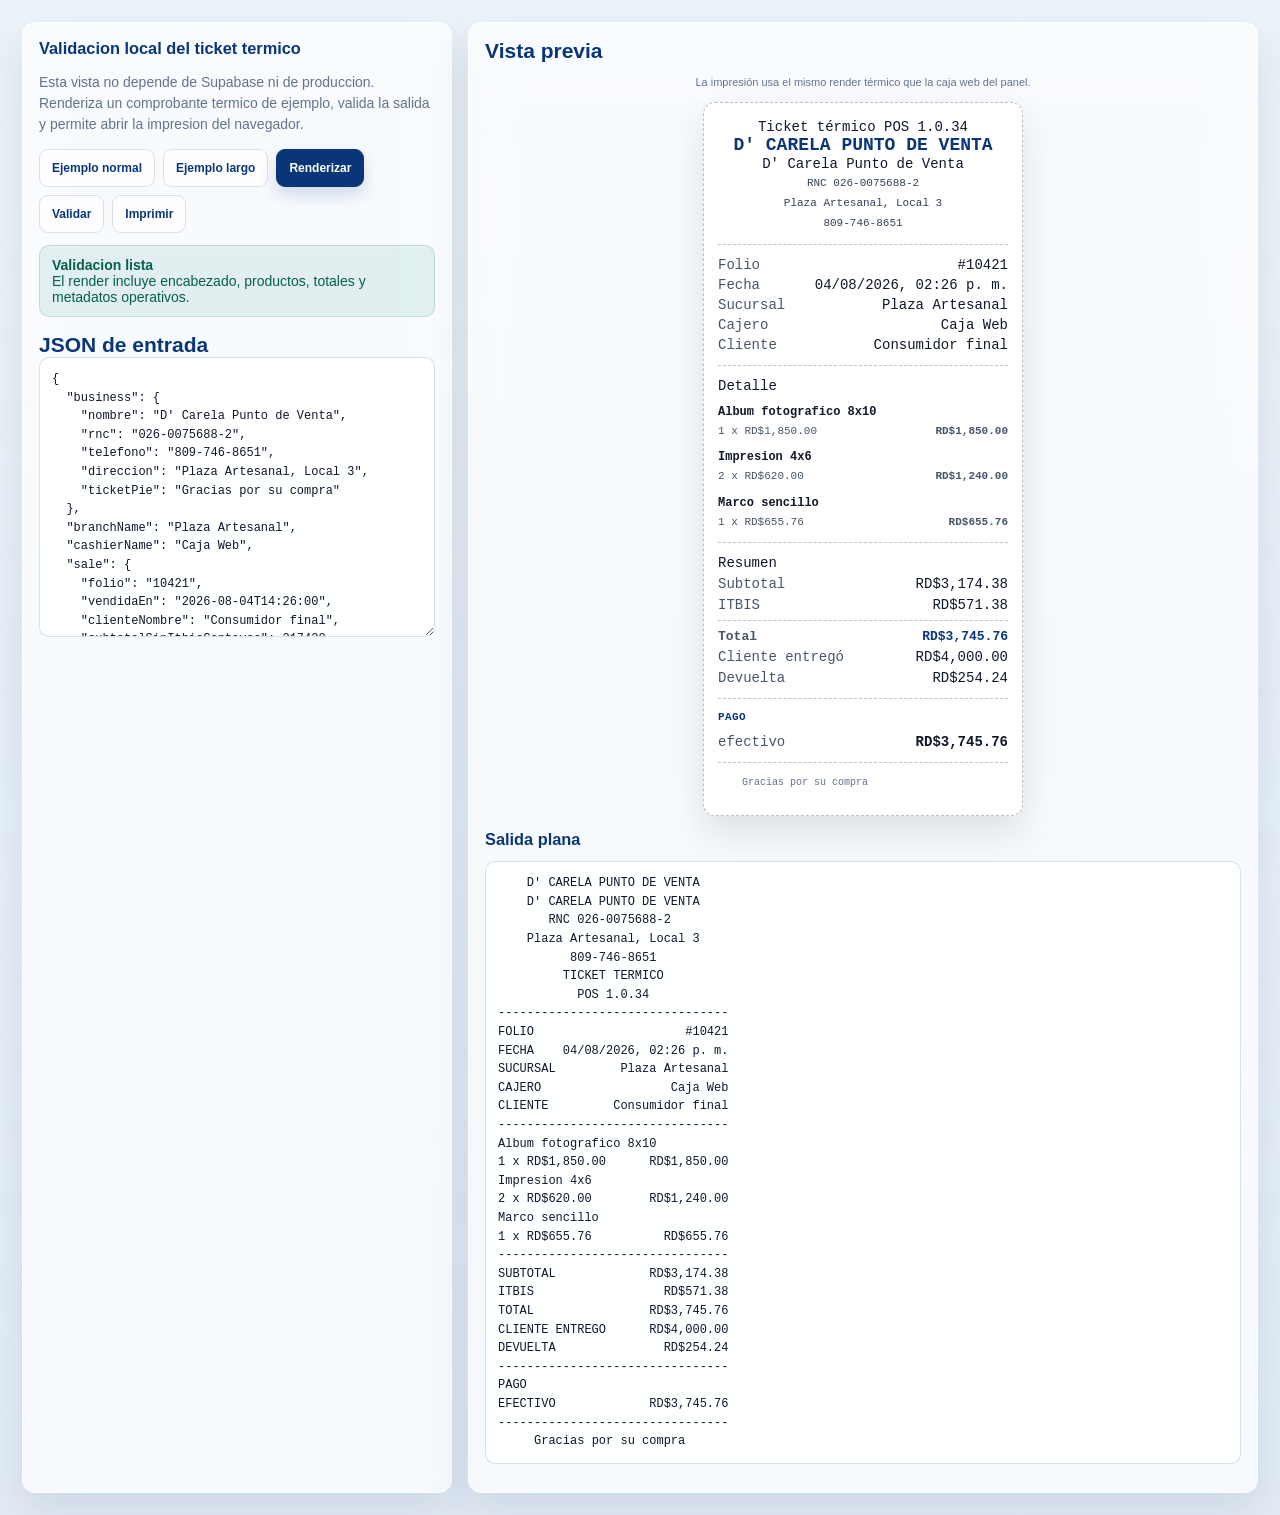
<file: ticket-termico-test.html>
<!doctype html>
<html lang="es">
<head>
  <meta charset="utf-8">
  <meta name="viewport" content="width=device-width, initial-scale=1">
  <title>Validacion local | Ticket termico caja web</title>
  <link rel="stylesheet" href="panel.css?v=2026.08.04.1">
</head>
<body class="thermal-validation-page">
  <section class="thermal-validation-shell">
    <section class="thermal-validation-card">
      <h1>Validacion local del ticket termico</h1>
      <p>Esta vista no depende de Supabase ni de produccion. Renderiza un comprobante termico de ejemplo, valida la salida y permite abrir la impresion del navegador.</p>
      <div class="thermal-validation-toolbar">
        <button id="btnSampleStandard" type="button">Ejemplo normal</button>
        <button id="btnSampleLong" type="button">Ejemplo largo</button>
        <button id="btnRender" class="primary" type="button">Renderizar</button>
        <button id="btnValidate" type="button">Validar</button>
        <button id="btnPrint" type="button">Imprimir</button>
      </div>
      <div id="validationStatus" class="thermal-validation-status">
        <strong>Sin validar</strong>
        <span>Renderiza un ejemplo para revisar el ticket.</span>
      </div>
      <h2 style="margin-top:16px">JSON de entrada</h2>
      <textarea id="ticketJson" class="thermal-validation-json" spellcheck="false"></textarea>
    </section>

    <section class="thermal-validation-card thermal-validation-print">
      <h2>Vista previa</h2>
      <p class="thermal-validation-print-note">La impresión usa el mismo render térmico que la caja web del panel.</p>
      <div id="ticketPreview" class="thermal-validation-preview"></div>
      <h3 style="margin-top:14px">Salida plana</h3>
      <pre id="ticketText" class="thermal-validation-plain"></pre>
    </section>
  </section>

  <script src="ticket-termico.js?v=2026.08.04.1"></script>
  <script>
    (() => {
      "use strict";

      const $ = id => document.getElementById(id);
      const api = window.DcarelaThermalTicket;
      let currentRender = null;

      function setStatus(ok, lines) {
        const box = $("validationStatus");
        box.className = `thermal-validation-status ${ok ? "ok" : "bad"}`;
        box.innerHTML = `<strong>${ok ? "Validacion lista" : "Validacion con errores"}</strong><span>${lines.join(" | ")}</span>`;
      }

      function currentPayload() {
        return JSON.parse($("ticketJson").value);
      }

      function runValidation() {
        if (!currentRender) {
          setStatus(false, ["Todavia no hay un ticket renderizado."]);
          return { ok: false, errors: ["Sin render"], warnings: [] };
        }
        const domValidation = api.validateElement($("ticketPreview"));
        const issues = [
          ...currentRender.validation.errors,
          ...domValidation.errors,
        ];
        const warnings = [
          ...currentRender.validation.warnings,
          ...domValidation.warnings,
        ];
        setStatus(
          issues.length === 0,
          issues.length ? issues : (warnings.length ? warnings : ["El render incluye encabezado, productos, totales y metadatos operativos."])
        );
        return { ok: issues.length === 0, errors: issues, warnings };
      }

      function render() {
        try {
          currentRender = api.render(currentPayload());
          $("ticketPreview").innerHTML = currentRender.html;
          $("ticketText").textContent = currentRender.text;
          runValidation();
        } catch (error) {
          currentRender = null;
          $("ticketPreview").innerHTML = "";
          $("ticketText").textContent = "";
          setStatus(false, [error.message || String(error)]);
        }
      }

      function loadSample(kind) {
        $("ticketJson").value = JSON.stringify(api.sample(kind), null, 2);
        render();
      }

      $("btnSampleStandard").addEventListener("click", () => loadSample("standard"));
      $("btnSampleLong").addEventListener("click", () => loadSample("long"));
      $("btnRender").addEventListener("click", render);
      $("btnValidate").addEventListener("click", runValidation);
      $("btnPrint").addEventListener("click", () => {
        const result = runValidation();
        if (!result.ok) return;
        window.print();
      });

      loadSample("standard");
    })();
  </script>
</body>
</html>
</file>
<file: panel.css>
:root {
  --navy: #0a3679;
  --navy-deep: #082855;
  --cyan: #1797e8;
  --orange: #ff7f03;
  --green: #168579;
  --red: #c53f48;
  --violet: #6d59b8;
  --ink: #152238;
  --muted: #62738c;
  --canvas: #e8eef5;
  --surface: rgba(255, 255, 255, 0.76);
  --surface-strong: rgba(255, 255, 255, 0.92);
  --line: rgba(31, 61, 99, 0.15);
  --shadow: 0 12px 32px rgba(15, 42, 78, 0.12);
}

* { box-sizing: border-box; }
html { min-width: 320px; background: var(--canvas); }
body {
  margin: 0;
  min-height: 100vh;
  color: var(--ink);
  font-family: "Segoe UI", Inter, Arial, sans-serif;
  letter-spacing: 0;
  background-color: var(--canvas);
  background-image:
    linear-gradient(rgba(255,255,255,.44), rgba(255,255,255,.44)),
    repeating-linear-gradient(90deg, transparent 0, transparent 79px, rgba(10,54,121,.025) 80px);
}
button, input, select { font: inherit; letter-spacing: 0; }
button, a { -webkit-tap-highlight-color: transparent; }
button { cursor: pointer; }
a { color: inherit; }
.oculto { display: none !important; }
.muted { color: var(--muted); }
.error { color: var(--red); min-height: 18px; font-size: 13px; }
.eyebrow { margin: 0 0 3px; color: var(--cyan); font-size: 11px; font-weight: 800; text-transform: uppercase; }

.access-shell {
  min-height: 100vh;
  display: grid;
  place-items: center;
  padding: 24px;
  background-color: var(--navy-deep);
  background-image: linear-gradient(135deg, rgba(23,151,232,.14), transparent 55%),
    linear-gradient(315deg, rgba(255,127,3,.08), transparent 45%);
}
.auth-panel {
  width: min(440px, 100%);
  padding: 30px;
  background: rgba(248, 252, 255, .88);
  border: 1px solid rgba(255,255,255,.72);
  border-radius: 8px;
  box-shadow: 0 24px 64px rgba(0, 15, 43, .36);
  backdrop-filter: blur(24px) saturate(125%);
}
.auth-logo { width: 64px; height: 64px; object-fit: contain; margin: 4px 4px 14px; padding: 5px; }
.auth-panel h1 { margin: 0 0 7px; font-size: 25px; }
.auth-panel label, .filter-bar label { display: block; margin: 15px 0 5px; color: var(--muted); font-size: 12px; font-weight: 700; }
input, select, textarea {
  width: 100%;
  min-height: 42px;
  padding: 9px 11px;
  color: var(--ink);
  background: rgba(255,255,255,.83);
  border: 1px solid rgba(27, 67, 116, .22);
  border-radius: 6px;
  outline: none;
}
textarea { resize: vertical; font: inherit; }
input:focus, select:focus, textarea:focus { border-color: var(--cyan); box-shadow: 0 0 0 3px rgba(23,151,232,.13); }

.primary, .secondary, .alert-button, .button-link, .text-button {
  min-height: 38px;
  padding: 8px 14px;
  border-radius: 6px;
  border: 1px solid transparent;
  font-weight: 700;
  text-decoration: none;
}
.primary { color: white; background: var(--navy); border-color: rgba(255,255,255,.22); }
.primary:hover { background: #0e448e; }
.secondary { color: var(--navy); background: rgba(255,255,255,.58); border-color: var(--line); }
.secondary:hover { background: white; }
.wide { width: 100%; margin-top: 19px; }
.text-button { display: block; width: 100%; color: var(--muted); background: transparent; margin-top: 4px; }
.button-link { display: inline-flex; align-items: center; justify-content: center; color: white; background: var(--navy); }
.button-row { display: flex; gap: 8px; flex-wrap: wrap; margin-top: 20px; }

.app-shell { min-height: 100vh; display: grid; grid-template-columns: 230px minmax(0, 1fr); }
html.is-embedded, body.is-embedded { background: transparent !important; }
html.is-embedded .app-shell, .app-shell.is-embedded {
  grid-template-columns: 1fr !important;
  min-height: 100% !important;
}
html.is-embedded .sidebar,
html.is-embedded .topbar,
.app-shell.is-embedded .sidebar,
.app-shell.is-embedded .topbar {
  display: none !important;
}
html.is-embedded .workspace,
.app-shell.is-embedded .workspace {
  width: 100% !important;
  max-width: 100% !important;
  padding: 0 !important;
  margin: 0 !important;
}
.sidebar {
  position: sticky;
  top: 0;
  height: 100vh;
  padding: 18px 12px 14px;
  display: flex;
  flex-direction: column;
  color: #eff6ff;
  background: rgba(7, 35, 76, .96);
  border-right: 1px solid rgba(255,255,255,.1);
  backdrop-filter: blur(22px) saturate(120%);
  z-index: 5;
}
.brand { display: flex; gap: 10px; align-items: center; padding: 4px 8px 18px; border-bottom: 1px solid rgba(255,255,255,.12); }
.brand-logo { width: 42px; height: 42px; object-fit: contain; background: rgba(255,255,255,.94); border-radius: 7px; padding: 6px; }
.brand strong { display: block; font-size: 14px; }
.brand span { display: block; color: #82c8f5; margin-top: 2px; font-size: 11px; }
nav { display: grid; gap: 3px; padding: 15px 0; overflow-y: auto; }
nav a { display: flex; justify-content: space-between; align-items: center; min-height: 38px; padding: 9px 11px; color: #b8cae1; text-decoration: none; border-radius: 6px; border: 1px solid transparent; font-size: 13px; font-weight: 650; }
nav a:hover { color: white; background: rgba(255,255,255,.07); }
nav a.act { color: white; background: rgba(23,151,232,.18); border-color: rgba(96,188,244,.27); box-shadow: inset 3px 0 var(--cyan); }
.nav-count { min-width: 22px; padding: 2px 6px; text-align: center; color: #241506; background: var(--orange); border-radius: 12px; font-size: 10px; }
.connection-card { margin-top: auto; display: flex; align-items: center; gap: 9px; padding: 11px; background: rgba(255,255,255,.06); border: 1px solid rgba(255,255,255,.1); border-radius: 7px; }
.connection-card strong, .connection-card small { display: block; }
.connection-card strong { font-size: 12px; }.connection-card small { color: #9fb5d1; font-size: 10px; margin-top: 2px; }
.status-dot { width: 9px; height: 9px; border-radius: 50%; background: #8492a7; box-shadow: 0 0 0 4px rgba(132,146,167,.12); }
.status-dot.on { background: #2ec4a6; box-shadow: 0 0 0 4px rgba(46,196,166,.15); }
.status-dot.off { background: #ef6570; box-shadow: 0 0 0 4px rgba(239,101,112,.15); }

.workspace { min-width: 0; display: flex; flex-direction: column; min-height: 100vh; }
.topbar { position: sticky; top: 0; z-index: 4; min-height: 72px; padding: 11px 24px; display: grid; grid-template-columns: 38px minmax(180px,1fr) auto; align-items: center; gap: 13px; background: rgba(241,246,251,.78); border-bottom: 1px solid var(--line); backdrop-filter: blur(22px) saturate(130%); }
.topbar h1 { margin: 0; font-size: 20px; }
.topbar-title { min-width: 0; }
.topbar-title h1, .topbar-title p { overflow: hidden; text-overflow: ellipsis; white-space: nowrap; }
.topbar-back { width: 38px; height: 38px; padding: 0; display: grid; place-items: center; color: var(--navy); background: rgba(255,255,255,.58); border: 1px solid var(--line); border-radius: 7px; box-shadow: none; font-size: 22px; }
.topbar-back:hover { background: white; }
.top-actions { min-width: 0; display: flex; align-items: center; gap: 10px; }
.branch-switcher { width: min(260px,24vw); min-width: 170px; color: var(--muted); font-size: 9px; font-weight: 800; }
.branch-switcher span { display: block; margin-bottom: 3px; }
.branch-switcher select { min-height: 36px; padding-block: 6px; color: var(--navy); font-size: 10px; font-weight: 750; }
.mobile-panel-link { min-height: 38px; padding: 8px 12px; display: inline-flex; align-items: center; color: var(--navy); text-decoration: none; background: rgba(255,255,255,.58); border: 1px solid var(--line); border-radius: 6px; font-size: 11px; font-weight: 800; }
.mobile-panel-link:hover { background: white; }
.alert-button { color: var(--navy); background: rgba(255,255,255,.72); border-color: var(--line); }
.count-badge { display: inline-grid; place-items: center; min-width: 20px; height: 20px; margin-left: 5px; padding: 0 5px; color: white; background: var(--red); border-radius: 10px; font-size: 10px; }
.session-user { min-width: 165px; padding-left: 12px; border-left: 1px solid var(--line); }
.session-user span, .session-user small { display: block; }.session-user span { font-size: 12px; font-weight: 750; }.session-user small { color: var(--muted); font-size: 10px; margin-top: 2px; }
.update-banner { margin: 12px 24px 0; padding: 11px 13px; display: flex; align-items: center; justify-content: space-between; gap: 14px; color: #412704; background: rgba(255, 209, 139, .8); border: 1px solid rgba(174,103,8,.2); border-radius: 7px; backdrop-filter: blur(14px); }
.update-banner strong, .update-banner span { display: block; }.update-banner span { font-size: 12px; margin-top: 2px; }
main { flex: 1; padding: 22px 24px 28px; min-width: 0; }
footer { display: flex; justify-content: space-between; padding: 11px 24px; color: var(--muted); border-top: 1px solid var(--line); font-size: 11px; }

.section-heading { display: flex; align-items: flex-end; justify-content: space-between; gap: 16px; margin-bottom: 15px; }
.section-heading h2 { margin: 0; font-size: 21px; }.section-heading p { margin: 4px 0 0; color: var(--muted); font-size: 12px; }
.status-pill { padding: 4px 9px; border-radius: 12px; font-size: 10px; font-weight: 800; }
.status-pill.live { color: #075d51; background: rgba(46,196,166,.17); border: 1px solid rgba(22,133,121,.18); }
.status-pill.running { color: #774204; background: rgba(255,127,3,.14); border: 1px solid rgba(255,127,3,.2); }
.status-pill.ok { color: #075d51; background: rgba(22,133,121,.13); border: 1px solid rgba(22,133,121,.2); }
.status-pill.bad { color: #87232c; background: rgba(197,63,72,.12); border: 1px solid rgba(197,63,72,.2); }

.branch-summary { margin-bottom: 14px; display: grid; grid-template-columns: repeat(4,minmax(0,1fr)); gap: 10px; }
.branch-summary article { min-height: 94px; padding: 14px 15px; display: flex; flex-direction: column; justify-content: center; background: rgba(255,255,255,.68); border: 1px solid rgba(255,255,255,.84); border-left: 4px solid var(--cyan); border-radius: 8px; box-shadow: 0 9px 24px rgba(15,42,78,.07); backdrop-filter: blur(18px) saturate(120%); }
.branch-summary article:nth-child(2) { border-left-color: var(--green); }.branch-summary article:nth-child(3) { border-left-color: var(--navy); }.branch-summary article.warn { border-left-color: var(--orange); }
.branch-summary span { color: var(--muted); font-size: 10px; font-weight: 750; }.branch-summary strong { margin-top: 7px; color: var(--navy); font-size: clamp(20px,2vw,28px); overflow-wrap: anywhere; }
.branch-grid { display: grid; grid-template-columns: repeat(auto-fit,minmax(330px,1fr)); gap: 12px; }
.branch-card { min-width: 0; padding: 17px; background: rgba(255,255,255,.68); border: 1px solid rgba(255,255,255,.88); border-top: 4px solid var(--cyan); border-radius: 8px; box-shadow: var(--shadow); backdrop-filter: blur(20px) saturate(125%); }
.branch-card.current { border-top-color: var(--orange); box-shadow: 0 14px 34px rgba(15,42,78,.14), inset 0 0 0 1px rgba(255,127,3,.12); }
.branch-card > header { display: flex; align-items: flex-start; justify-content: space-between; gap: 12px; }
.branch-card > header span { color: var(--muted); font-size: 9px; font-weight: 800; text-transform: uppercase; }.branch-card > header h3 { margin: 4px 0 0; color: var(--navy); font-size: 18px; }
.branch-card > header i { width: 10px; height: 10px; flex: 0 0 auto; margin-top: 5px; background: #8997aa; border-radius: 50%; box-shadow: 0 0 0 4px rgba(137,151,170,.13); }.branch-card > header i.online { background: #22a98e; box-shadow: 0 0 0 4px rgba(34,169,142,.14); }
.branch-card-kpis { margin-top: 16px; display: grid; grid-template-columns: repeat(2,minmax(0,1fr)); gap: 7px; }
.branch-card-kpis > div { min-height: 83px; padding: 11px; background: rgba(242,247,252,.68); border: 1px solid rgba(10,54,121,.08); border-radius: 6px; }
.branch-card-kpis span,.branch-card-kpis small,.branch-card-kpis strong { display: block; }.branch-card-kpis span { color: var(--muted); font-size: 9px; font-weight: 750; }.branch-card-kpis strong { margin: 6px 0 3px; color: var(--navy); font-size: 18px; overflow-wrap: anywhere; }.branch-card-kpis small { color: var(--muted); font-size: 8px; line-height: 1.35; }
.branch-card-status { margin-top: 12px; padding: 10px 11px; background: rgba(10,54,121,.045); border: 1px solid rgba(10,54,121,.08); border-radius: 6px; }.branch-card-status span,.branch-card-status small { display: block; }.branch-card-status span { font-size: 10px; }.branch-card-status small { margin-top: 4px; color: var(--muted); font-size: 8px; line-height: 1.45; }
.branch-card > footer { margin-top: 13px; padding: 0; display: flex; justify-content: flex-end; gap: 7px; border: 0; }.branch-card > footer button { min-height: 35px; }
.branch-rules { margin-top: 14px; }.branch-rule-grid { display: grid; grid-template-columns: repeat(3,minmax(0,1fr)); gap: 8px; }.branch-rule-grid article { padding: 11px; background: rgba(237,244,250,.68); border-left: 3px solid var(--cyan); }.branch-rule-grid strong,.branch-rule-grid span { display: block; }.branch-rule-grid strong { color: var(--navy); font-size: 11px; }.branch-rule-grid span { margin-top: 4px; color: var(--muted); font-size: 9px; line-height: 1.45; }

.kpi-grid { display: grid; grid-template-columns: repeat(6, minmax(135px, 1fr)); gap: 10px; margin-bottom: 14px; }
.kpi-grid.compact { grid-template-columns: repeat(6, minmax(135px, 1fr)); }
.kpi { position: relative; min-height: 118px; padding: 16px; overflow: hidden; background: var(--surface); border: 1px solid rgba(255,255,255,.76); border-radius: 8px; box-shadow: var(--shadow); backdrop-filter: blur(18px) saturate(120%); }
.kpi::before { content: ""; position: absolute; inset: 0 auto 0 0; width: 4px; background: var(--cyan); }
.kpi.accent-cyan::before { background: var(--cyan); }.kpi.accent-orange::before { background: var(--orange); }.kpi.accent-green::before { background: var(--green); }.kpi.accent-violet::before { background: var(--violet); }.kpi.accent-red::before { background: var(--red); }.kpi.accent-blue::before { background: var(--navy); }
.kpi span, .kpi small { display: block; color: var(--muted); font-size: 11px; }
.kpi strong { display: block; margin: 8px 0 5px; color: var(--navy); font-size: clamp(19px, 1.7vw, 27px); line-height: 1; overflow-wrap: anywhere; }

.dashboard-grid, .report-grid { display: grid; grid-template-columns: minmax(0, 2fr) minmax(270px, 1fr); gap: 12px; }
.span-2 { grid-column: span 1; }
.surface { min-width: 0; padding: 16px; background: var(--surface); border: 1px solid rgba(255,255,255,.78); border-radius: 8px; box-shadow: var(--shadow); backdrop-filter: blur(18px) saturate(120%); }
.surface-title { display: flex; justify-content: space-between; align-items: flex-start; gap: 12px; margin-bottom: 13px; }
.surface-title h3 { margin: 0; font-size: 14px; }.surface-title p { margin: 3px 0 0; color: var(--muted); font-size: 11px; }.surface-title a { color: var(--navy); font-size: 11px; font-weight: 800; }

.hour-chart { min-height: 190px; display: flex; align-items: end; gap: 7px; padding: 18px 5px 2px; border-top: 1px solid var(--line); }
.hour-column { flex: 1; min-width: 16px; height: 160px; display: flex; flex-direction: column; justify-content: end; align-items: center; gap: 6px; }
.hour-bar { width: min(28px, 80%); min-height: 3px; background: var(--cyan); border-radius: 4px 4px 2px 2px; transition: height .55s ease; box-shadow: inset 0 -4px rgba(10,54,121,.17); }
.hour-column:nth-child(3n) .hour-bar { background: var(--orange); }
.hour-column span { color: var(--muted); font-size: 9px; }
.empty-state { padding: 25px 8px; color: var(--muted); text-align: center; font-size: 12px; }

.health-list { display: grid; gap: 7px; }.health-row { display: grid; grid-template-columns: 10px minmax(0,1fr) auto; align-items: center; gap: 8px; padding: 9px 0; border-bottom: 1px solid var(--line); }.health-row:last-child { border-bottom: 0; }.health-row b { display: block; font-size: 12px; }.health-row small { display: block; color: var(--muted); font-size: 10px; margin-top: 2px; }.health-dot { width: 8px; height: 8px; border-radius: 50%; background: var(--green); }.health-dot.warn { background: var(--orange); }.health-dot.bad { background: var(--red); }.health-value { color: var(--navy); font-size: 11px; font-weight: 800; }
.event-feed { max-height: 310px; overflow: auto; }.event-item { display: grid; grid-template-columns: 84px minmax(0,1fr) auto; gap: 10px; align-items: center; padding: 10px 2px; border-bottom: 1px solid var(--line); }.event-item:last-child { border-bottom: 0; }.event-type { color: var(--navy); font-size: 10px; font-weight: 850; text-transform: uppercase; }.event-copy strong, .event-copy small { display: block; }.event-copy strong { font-size: 12px; }.event-copy small { margin-top: 2px; color: var(--muted); font-size: 10px; }.event-time { color: var(--muted); font-size: 10px; white-space: nowrap; }
.alert-preview { display: grid; gap: 7px; }.preview-alert { padding: 9px 10px; background: rgba(255,255,255,.52); border-left: 3px solid var(--orange); border-radius: 5px; }.preview-alert.critical { border-color: var(--red); }.preview-alert.info { border-color: var(--cyan); }.preview-alert strong, .preview-alert span { display: block; }.preview-alert strong { font-size: 11px; }.preview-alert span { color: var(--muted); font-size: 10px; margin-top: 2px; }

.filter-bar { display: flex; align-items: end; gap: 10px; flex-wrap: wrap; margin-bottom: 13px; padding: 12px 14px; background: rgba(255,255,255,.55); border: 1px solid rgba(255,255,255,.76); border-radius: 8px; backdrop-filter: blur(15px); }.filter-bar > div { min-width: 160px; }.filter-bar label { margin-top: 0; }.compact-filter { justify-content: flex-end; }.compact-filter > div { min-width: 190px; }
.client-filter-bar > label { min-width: 142px; margin: 0; }
.client-filter-bar > label > span { display: block; margin-bottom: 5px; }
.client-filter-bar .cli-custom-period { min-width: 136px; }
.inline-metrics { display: flex; gap: 8px; flex-wrap: wrap; margin: 0 0 12px; }.metric-chip { min-width: 145px; padding: 10px 12px; background: rgba(255,255,255,.61); border: 1px solid rgba(255,255,255,.76); border-radius: 7px; backdrop-filter: blur(14px); }.metric-chip span, .metric-chip strong { display: block; }.metric-chip span { color: var(--muted); font-size: 10px; }.metric-chip strong { margin-top: 3px; color: var(--navy); font-size: 16px; }

.table-wrap { width: 100%; overflow: auto; max-height: 600px; }.table-wrap table { min-width: 650px; }
table { width: 100%; border-collapse: collapse; font-size: 12px; }
th, td { padding: 10px 9px; text-align: left; vertical-align: top; border-bottom: 1px solid var(--line); }
th { position: sticky; top: 0; z-index: 1; color: var(--muted); background: rgba(241,246,251,.96); font-size: 10px; text-transform: uppercase; white-space: nowrap; }
tbody tr:hover { background: rgba(23,151,232,.045); }
.amount { text-align: right; white-space: nowrap; font-variant-numeric: tabular-nums; }
.detail-row td { padding: 0 9px 10px; }.detail-box { padding: 11px; color: #334a68; background: rgba(230,239,248,.78); border-radius: 6px; line-height: 1.55; }
.turn-table { max-height: 680px; }
.turn-table table { min-width: 1180px; }
.turn-link { padding: 0; color: var(--navy); background: transparent; border: 0; font-size: 11px; font-weight: 800; text-decoration: underline; text-decoration-color: rgba(10,54,121,.25); text-underline-offset: 3px; }
.turn-row.focused { background: rgba(255,127,3,.12); box-shadow: inset 4px 0 var(--orange); }
.turn-detail { display: grid; gap: 7px; }
.turn-detail-head { display: flex; justify-content: space-between; gap: 10px; color: var(--muted); font-size: 10px; }
.turn-sale { display: grid; grid-template-columns: 72px 76px minmax(150px,1fr) 110px 105px; gap: 10px; align-items: center; padding: 7px 9px; background: rgba(255,255,255,.5); border: 1px solid rgba(31,61,99,.09); border-radius: 6px; font-size: 11px; }
.turn-sale strong:last-child { text-align: right; color: var(--navy); font-variant-numeric: tabular-nums; }
.cash-clue { padding: 9px 11px; border: 1px solid rgba(197,63,72,.2); border-left: 4px solid var(--red); border-radius: 6px; background: rgba(197,63,72,.07); font-size: 11px; font-weight: 750; }
.cash-clue.surplus { color: #7a4100; border-color: rgba(255,127,3,.24); border-left-color: var(--orange); background: rgba(255,127,3,.08); }
.cash-clue.shortage { color: #87232c; }
.difference-ok { color: var(--green); font-weight: 800; }.difference-surplus { color: #b75a00; font-weight: 850; }.difference-bad { color: var(--red); font-weight: 850; }
.tag { display: inline-flex; align-items: center; min-height: 22px; padding: 3px 8px; color: var(--navy); background: rgba(23,151,232,.11); border: 1px solid rgba(23,151,232,.14); border-radius: 11px; font-size: 9px; font-weight: 800; }.tag.ok { color: #075d51; background: rgba(22,133,121,.12); border-color: rgba(22,133,121,.15); }.tag.bad { color: #87232c; background: rgba(197,63,72,.11); border-color: rgba(197,63,72,.14); }.tag.warn { color: #774204; background: rgba(255,127,3,.13); border-color: rgba(255,127,3,.17); }
.report-bars { display: grid; gap: 8px; max-height: 380px; overflow: auto; }.report-bar { display: grid; grid-template-columns: 72px minmax(70px,1fr) 95px; gap: 9px; align-items: center; }.report-bar span { color: var(--muted); font-size: 10px; }.bar-track { height: 9px; overflow: hidden; background: rgba(10,54,121,.08); border-radius: 5px; }.bar-fill { height: 100%; background: var(--cyan); border-radius: inherit; transition: width .55s ease; }.report-bar:nth-child(3n) .bar-fill { background: var(--orange); }.report-bar strong { text-align: right; color: var(--navy); font-size: 10px; }
.recon-filter > div { min-width: 145px; }
.recon-filter > div:nth-child(3), .recon-filter > div:nth-child(4) { min-width: 190px; }
#recResumen .kpi strong { font-size: clamp(16px,1.45vw,22px); white-space: nowrap; overflow-wrap: normal; }
.recon-progress { margin: 0 0 13px; padding: 12px 14px; display: grid; grid-template-columns: 34px minmax(0,1fr); gap: 11px; align-items: center; color: #334a68; background: rgba(255,255,255,.66); border: 1px solid rgba(255,255,255,.84); border-radius: 8px; box-shadow: var(--shadow); backdrop-filter: blur(18px); }
.recon-progress > span { width: 28px; height: 28px; border: 3px solid rgba(10,54,121,.13); border-top-color: var(--cyan); border-radius: 50%; animation: reconSpin .75s linear infinite; }
.recon-progress strong, .recon-progress small { display: block; }.recon-progress strong { font-size: 12px; }.recon-progress small { margin-top: 3px; color: var(--muted); font-size: 10px; }
.recon-grid { display: grid; grid-template-columns: minmax(300px,.82fr) minmax(420px,1.18fr); gap: 12px; }
.recon-wide { grid-column: 1 / -1; }
.recon-findings { display: grid; grid-template-columns: repeat(2,minmax(0,1fr)); gap: 8px; }
.recon-finding { min-width: 0; padding: 11px 12px; background: rgba(255,255,255,.5); border: 1px solid var(--line); border-left: 4px solid var(--green); border-radius: 7px; }
.recon-finding.warning { border-left-color: var(--orange); background: rgba(255,127,3,.07); }
.recon-finding.critical { border-left-color: var(--red); background: rgba(197,63,72,.07); }
.recon-finding strong, .recon-finding span { display: block; }.recon-finding strong { color: var(--navy); font-size: 12px; }.recon-finding span { margin-top: 4px; color: #40526c; font-size: 10px; line-height: 1.45; }
.recon-table { max-height: 430px; }
.recon-table table { min-width: 820px; }
.recon-code { color: var(--navy); font-weight: 850; font-variant-numeric: tabular-nums; }
.recon-delta { color: var(--red); font-weight: 850; white-space: nowrap; }
.recon-delta.surplus { color: #b75a00; }
.recon-delta.ok { color: var(--green); }
.recon-confidence { display: inline-flex; min-height: 21px; align-items: center; padding: 2px 7px; color: #075d51; background: rgba(22,133,121,.11); border: 1px solid rgba(22,133,121,.16); border-radius: 10px; font-size: 9px; font-weight: 800; }
@keyframes reconSpin { to { transform: rotate(360deg); } }

.notification-list { display: grid; gap: 8px; }.notification { display: grid; grid-template-columns: 5px minmax(0,1fr) auto; gap: 12px; padding: 13px 14px; background: var(--surface); border: 1px solid rgba(255,255,255,.78); border-radius: 8px; box-shadow: 0 7px 18px rgba(15,42,78,.08); backdrop-filter: blur(18px); }.notification.read { opacity: .66; }.notification-marker { border-radius: 3px; background: var(--cyan); }.notification.warning .notification-marker { background: var(--orange); }.notification.critical .notification-marker { background: var(--red); }.notification-copy strong { display: block; font-size: 13px; }.notification-copy p { margin: 4px 0 6px; color: #40526c; font-size: 12px; line-height: 1.4; }.notification-meta { display: flex; gap: 8px; flex-wrap: wrap; color: var(--muted); font-size: 10px; }.notification-actions { display: flex; align-items: center; gap: 6px; }.notification-actions button { min-height: 30px; padding: 5px 9px; color: var(--navy); background: rgba(255,255,255,.64); border: 1px solid var(--line); border-radius: 5px; font-size: 10px; font-weight: 750; }
.device-row { display: grid; grid-template-columns: minmax(180px,1fr) auto auto; gap: 12px; align-items: center; padding: 11px 2px; border-bottom: 1px solid var(--line); }.device-row:last-child { border-bottom: 0; }.device-row strong, .device-row small { display: block; }.device-row small { color: var(--muted); margin-top: 3px; font-size: 10px; }
.release-card { min-height: 220px; display: grid; align-items: center; }.release-layout { display: grid; grid-template-columns: 1fr auto; gap: 24px; align-items: center; }.release-version { color: var(--navy); font-size: 35px; font-weight: 850; }.release-notes { margin: 10px 0; color: var(--muted); line-height: 1.55; }.release-meta { display: flex; gap: 8px; flex-wrap: wrap; }.config-grid { display: grid; grid-template-columns: minmax(260px,.75fr) minmax(0,1.5fr); gap: 12px; }.config-line { display: grid; grid-template-columns: 130px minmax(0,1fr); gap: 10px; padding: 8px 0; border-bottom: 1px solid var(--line); }.config-line span { color: var(--muted); font-size: 11px; }.config-line strong { overflow-wrap: anywhere; font-size: 12px; }
.loading { color: var(--muted); text-align: center; }
.toast { position: fixed; right: 20px; bottom: 20px; z-index: 20; max-width: 360px; padding: 12px 14px; color: white; background: rgba(8,40,85,.94); border: 1px solid rgba(255,255,255,.2); border-radius: 7px; box-shadow: 0 14px 35px rgba(0,20,55,.28); backdrop-filter: blur(16px); font-size: 12px; }

.filter-grow { flex: 1; min-width: min(360px, 100%) !important; }
.form-grid { display: grid; grid-template-columns: repeat(2, minmax(0,1fr)); gap: 12px; }
.form-grid label { min-width: 0; color: var(--muted); font-size: 11px; font-weight: 750; }
.form-grid label > span { display: block; margin-bottom: 5px; }
.form-grid .field-wide { grid-column: 1 / -1; }
.check-row { display: flex; align-items: center; gap: 9px; min-height: 42px; padding: 8px 0; }
.check-row input { width: 18px; min-height: 18px; margin: 0; }
.check-row > span { margin: 0 !important; color: var(--ink); }
.row-actions { display: flex; gap: 5px; white-space: nowrap; }
.table-action { min-height: 30px; padding: 5px 9px; color: var(--navy); background: rgba(255,255,255,.7); border: 1px solid var(--line); border-radius: 5px; font-size: 10px; font-weight: 800; }
.table-action:hover { background: white; }
.sync-note { display: block; margin-top: 3px; color: var(--muted); font-size: 9px; }

.editor-overlay { position: fixed; inset: 0; z-index: 100; display: grid; place-items: center; padding: 22px; background: rgba(5,20,43,.48); backdrop-filter: blur(18px) saturate(115%); }
.editor-dialog { width: min(790px, 100%); max-height: calc(100vh - 44px); overflow: auto; padding: 20px; background: rgba(242,248,254,.92); border: 1px solid rgba(255,255,255,.84); border-radius: 8px; box-shadow: 0 28px 80px rgba(0,15,43,.38); }
.editor-header { display: flex; align-items: flex-start; justify-content: space-between; gap: 16px; margin-bottom: 18px; padding-bottom: 13px; border-bottom: 1px solid var(--line); }
.editor-header h2 { margin: 0; font-size: 20px; }.editor-header p:last-child { margin: 4px 0 0; color: var(--muted); font-size: 11px; }
.icon-button { width: 36px; height: 36px; flex: 0 0 auto; padding: 0; color: var(--navy); background: rgba(255,255,255,.66); border: 1px solid var(--line); border-radius: 50%; font-size: 22px; line-height: 1; }
.editor-actions { display: flex; justify-content: flex-end; gap: 8px; margin-top: 17px; padding-top: 14px; border-top: 1px solid var(--line); }
.editor-dialog .error { margin: 10px 0 0; }
.table-action.danger { color: #a5232d; border-color: rgba(165,35,45,.28); }
.table-action.danger:hover { background: rgba(165,35,45,.1); }
.combo-detail { max-width: 190px; text-align: left; }
.combo-editor { display: grid; gap: 8px; }
.combo-component-row { display: grid; grid-template-columns: minmax(220px,1fr) 110px 38px; gap: 8px; align-items: center; }
.combo-component-row select,.combo-component-row input { min-width: 0; }
.combo-footer { display: flex; align-items: center; justify-content: space-between; gap: 12px; padding-top: 8px; }
.confirm-panel { padding: 16px; border: 1px solid var(--line); border-radius: 8px; background: rgba(255,255,255,.54); }
.confirm-panel p { margin: 7px 0 0; color: var(--muted); }
.section-heading .button-row { margin-top: 0; justify-content: flex-end; }
.cost-toolbar { display: flex; align-items: end; justify-content: space-between; gap: 12px; margin-bottom: 12px; }
.segmented { display: inline-flex; gap: 3px; padding: 4px; background: rgba(255,255,255,.56); border: 1px solid rgba(255,255,255,.8); border-radius: 8px; backdrop-filter: blur(14px); }
.segmented button { min-height: 34px; padding: 7px 12px; color: var(--muted); background: transparent; border: 0; border-radius: 5px; font-size: 11px; font-weight: 800; }
.segmented button.act { color: white; background: var(--navy); box-shadow: 0 5px 14px rgba(10,54,121,.2); }
.month-filter { width: 185px; color: var(--muted); font-size: 10px; font-weight: 800; }
.month-filter span { display: block; margin: 0 0 5px; }
.month-filter input { min-height: 38px; }
.cost-analysis-band { display: grid; grid-template-columns: minmax(260px,.72fr) minmax(360px,1.28fr); gap: 10px; margin-bottom: 12px; }
.cost-analysis-copy, .due-list { min-width: 0; padding: 14px; background: var(--surface); border: 1px solid rgba(255,255,255,.78); border-radius: 8px; box-shadow: 0 8px 22px rgba(15,42,78,.08); backdrop-filter: blur(18px) saturate(120%); }
.analysis-result { display: grid; grid-template-columns: auto minmax(110px,1fr); gap: 8px 14px; align-items: center; }
.analysis-result span { color: var(--muted); font-size: 11px; }
.analysis-result strong { color: var(--navy); text-align: right; font-size: 15px; font-variant-numeric: tabular-nums; }
.analysis-result .net { padding-top: 9px; border-top: 1px solid var(--line); color: var(--green); font-size: 19px; }
.analysis-result .net.bad { color: var(--red); }
.due-list { display: grid; grid-template-columns: repeat(3,minmax(0,1fr)); gap: 7px; align-content: start; }
.due-item { min-width: 0; padding: 9px 10px; background: rgba(255,255,255,.5); border: 1px solid var(--line); border-left: 3px solid var(--orange); border-radius: 6px; }
.due-item.overdue { border-left-color: var(--red); }
.due-item strong, .due-item span { display: block; overflow: hidden; text-overflow: ellipsis; white-space: nowrap; }
.due-item strong { font-size: 11px; }.due-item span { margin-top: 3px; color: var(--muted); font-size: 9px; }
.cost-panel { margin-bottom: 12px; }
.cost-panel .table-wrap { max-height: 520px; }
.fin-accounts { display: grid; grid-template-columns: repeat(auto-fill, minmax(190px, 1fr)); gap: 10px; margin-bottom: 14px; }
.fin-account { padding: 0; overflow: hidden; background: rgba(255,255,255,.62); border: 1px solid rgba(255,255,255,.78); border-left: 4px solid var(--cyan); border-radius: 8px; backdrop-filter: blur(14px); }
.fin-account.total { padding: 13px 14px; }
.fin-account-open { width: 100%; min-height: 92px; padding: 13px 14px 9px; color: inherit; font: inherit; text-align: left; background: transparent; border: 0; border-radius: 0; box-shadow: none; }
.fin-account-open:hover { transform: none; background: rgba(255,255,255,.34); }
.fin-account-actions { padding: 6px 8px 8px; display: flex; justify-content: flex-end; gap: 5px; border-top: 1px solid rgba(98,115,140,.11); }
.fin-account-actions button { min-height: 27px; padding: 4px 8px; color: var(--navy); background: rgba(255,255,255,.42); border: 1px solid rgba(10,54,121,.12); border-radius: 5px; box-shadow: none; font-size: 8px; }
.fin-account-actions button:hover { transform: none; background: rgba(255,255,255,.78); }
.fin-account.muted { opacity: .62; }
.fin-accounts-heading { margin: 0 0 10px; }
.fin-accounts-heading .button-row { margin-top: 0; }
.fin-account.neg { border-left-color: var(--red); }
.fin-account.pos { border-left-color: var(--green); }
.fin-account.total { border-left-color: var(--navy); background: rgba(10,54,121,.08); }.fin-account.cumulo { border-left-color: var(--orange); background: rgba(255,127,3,.1); }.fin-account.cumulo strong { color: var(--orange); }
.fin-account-name { display: block; color: var(--muted); font-size: 10px; font-weight: 750; text-transform: uppercase; letter-spacing: 0; }
.fin-account strong { display: block; margin: 5px 0 2px; color: var(--navy); font-size: 19px; font-variant-numeric: tabular-nums; }
.fin-account.neg strong { color: var(--red); }
.fin-account small { color: var(--muted); font-size: 9px; }
.fin-account.visual { border-left: 0; background: linear-gradient(135deg, color-mix(in srgb,var(--account-primary) 86%,transparent), color-mix(in srgb,var(--account-secondary) 76%,transparent)); box-shadow: 0 12px 27px color-mix(in srgb,var(--account-primary) 18%,transparent); }
.fin-account.visual.solid { background: var(--account-primary); }
.fin-account.visual.metal { background: linear-gradient(120deg, color-mix(in srgb,var(--account-primary) 72%,#dce7f1), var(--account-primary) 46%, color-mix(in srgb,var(--account-secondary) 72%,#ffffff)); }
.fin-account.visual.outline { background: rgba(255,255,255,.62); border: 2px solid var(--account-primary); box-shadow: 0 9px 22px color-mix(in srgb,var(--account-primary) 12%,transparent); }
.fin-account.visual:not(.outline) .fin-account-open { color: white; text-shadow: 0 1px 2px rgba(0,0,0,.18); }
.fin-account.visual:not(.outline) strong,.fin-account.visual:not(.outline) small { color: white; }
.fin-account.visual:not(.outline) .fin-account-actions { border-color: rgba(255,255,255,.2); background: rgba(0,0,0,.08); }
.fin-account.visual:not(.outline) .fin-account-actions button { color: white; background: rgba(255,255,255,.14); border-color: rgba(255,255,255,.28); }
.fin-account-visual-head { display: flex; align-items: center; gap: 9px; }
.fin-account-visual-head > i { width: 31px; height: 31px; flex: 0 0 auto; display: grid; place-items: center; font-style: normal; font-size: 13px; font-weight: 900; background: rgba(255,255,255,.18); border: 1px solid rgba(255,255,255,.35); border-radius: 7px; }
.fin-account.outline .fin-account-visual-head > i { color: var(--account-primary); background: color-mix(in srgb,var(--account-primary) 9%,transparent); border-color: color-mix(in srgb,var(--account-primary) 28%,transparent); }
.fin-account-visual-head > span { min-width: 0; }.fin-account-visual-head b,.fin-account-visual-head small { display: block; overflow: hidden; text-overflow: ellipsis; white-space: nowrap; }.fin-account-visual-head b { font-size: 11px; }.fin-account-visual-head small { margin-top: 2px; font-size: 8px; opacity: .74; }
.account-visual-editor { padding: 12px; display: grid; grid-template-columns: minmax(220px,.9fr) minmax(280px,1.1fr); gap: 12px; background: rgba(234,241,248,.58); border: 1px solid rgba(10,54,121,.1); border-radius: 8px; }
.account-visual-preview { min-height: 165px; padding: 17px; display: flex; align-items: flex-start; gap: 12px; color: white; background: linear-gradient(135deg,var(--account-primary),var(--account-secondary)); border: 1px solid rgba(255,255,255,.4); border-radius: 8px; box-shadow: 0 13px 28px color-mix(in srgb,var(--account-primary) 22%,transparent); }
.account-visual-preview.solid { background: var(--account-primary); }.account-visual-preview.metal { background: linear-gradient(120deg,color-mix(in srgb,var(--account-primary) 72%,#dce7f1),var(--account-primary),color-mix(in srgb,var(--account-secondary) 75%,#fff)); }.account-visual-preview.outline { color: var(--account-primary); background: rgba(255,255,255,.82); border: 2px solid var(--account-primary); }
.account-visual-preview > i { width: 42px; height: 42px; flex: 0 0 auto; display: grid; place-items: center; font-style: normal; font-size: 17px; font-weight: 900; background: rgba(255,255,255,.18); border: 1px solid rgba(255,255,255,.38); border-radius: 8px; }
.account-visual-preview > span { min-width: 0; align-self: center; }.account-visual-preview small,.account-visual-preview strong,.account-visual-preview b { display: block; }.account-visual-preview small { opacity: .72; font-size: 9px; text-transform: uppercase; }.account-visual-preview strong { margin: 7px 0 14px; font-size: 18px; overflow-wrap: anywhere; }.account-visual-preview b { font-size: 11px; letter-spacing: 0; }
.account-visual-controls { display: grid; grid-template-columns: repeat(2,minmax(0,1fr)); gap: 9px; }.account-visual-controls label { min-width: 0; }.account-visual-controls input[type="color"] { padding: 4px; }.account-visual-controls .visual-mask { grid-column: 1/-1; }
.finance-commitment-surface { margin-top: 12px; padding: 0; overflow: hidden; }
.finance-commitment-surface td:first-child { min-width: 210px; }
.finance-commitment-surface td strong,
.finance-commitment-surface td small { display: block; }
.finance-commitment-surface td small { max-width: 320px; margin-top: 3px; color: var(--muted); line-height: 1.35; }
.editor-dialog [data-frequency-field] { padding: 9px 10px; background: rgba(255,255,255,.42); border: 1px solid rgba(255,255,255,.72); border-radius: 7px; box-shadow: 0 5px 15px rgba(15,42,78,.04); }
.table-actions { display: flex; flex-wrap: wrap; gap: 5px; min-width: 185px; }
.table-actions button { min-height: 28px; padding: 5px 8px; border-radius: 5px; box-shadow: none; font-size: 9px; }
.amount.pos { color: var(--green); }
.amount.neg { color: var(--red); }
.cost-name { display: block; max-width: 260px; font-weight: 800; }
.cost-sub { display: block; max-width: 260px; margin-top: 3px; color: var(--muted); font-size: 9px; white-space: normal; }
.file-field { padding: 8px; background: rgba(255,255,255,.48); border: 1px dashed rgba(10,54,121,.24); border-radius: 6px; }
.file-field input { padding: 7px; }
.field-hint { display: block; margin-top: 4px; color: var(--muted); font-size: 9px; font-weight: 500; }
.status-overdue { color: #87232c; }.status-pending { color: #774204; }.status-paid { color: #075d51; }

/* Finanzas / Money Manager. El vidrio sigue siendo la capa visual, pero la
   jerarquia se apoya en espacio, contraste y datos; no en tarjetas anidadas. */
.finance-view { --finance-gap: 12px; }
.finance-heading { margin-bottom: 10px; }
.finance-heading .button-row { flex-wrap: wrap; }
.finance-brand-copy { position: relative; padding-left: 15px; }
.finance-brand-copy::before { content: ""; width: 4px; position: absolute; inset: 2px auto 2px 0; border-radius: 999px; background: linear-gradient(180deg,var(--navy),var(--cyan)); box-shadow: 0 0 18px rgba(23,151,232,.24); }
.finance-brand-kicker { display: block; margin-bottom: 3px; color: var(--navy); font-size: 9px; font-weight: 850; letter-spacing: .11em; text-transform: uppercase; }
.finance-pos-sync { width: fit-content; margin-top: 7px; padding: 4px 8px; display: inline-flex; align-items: center; gap: 6px; color: #075d51; background: rgba(16,185,129,.09); border: 1px solid rgba(16,185,129,.2); border-radius: 999px; font-size: 9px; font-weight: 750; }
.finance-pos-sync::before { content: ""; width: 6px; height: 6px; flex: 0 0 6px; border-radius: 50%; background: #10b981; box-shadow: 0 0 0 3px rgba(16,185,129,.1); }
.finance-pos-sync.warn { color: #774204; background: rgba(245,158,11,.09); border-color: rgba(245,158,11,.24); }
.finance-pos-sync.warn::before { background: #f59e0b; box-shadow: 0 0 0 3px rgba(245,158,11,.1); }
.finance-nav-shell { position: sticky; top: 58px; z-index: 7; margin-bottom: 12px; padding: 7px; display: flex; align-items: center; justify-content: space-between; gap: 10px; background: rgba(241,247,252,.82); border: 1px solid rgba(255,255,255,.9); border-radius: 8px; box-shadow: 0 7px 22px rgba(15,42,78,.08); backdrop-filter: blur(22px) saturate(125%); }
.finance-tabs { min-width: 0; flex: 1; overflow-x: auto; scrollbar-width: thin; }
.finance-tabs button { flex: 0 0 auto; min-height: 35px; padding: 7px 11px; white-space: nowrap; }
.finance-nav-shell .month-filter { flex: 0 0 145px; }
.finance-period-row { margin-bottom: 10px; display: flex; align-items: end; justify-content: space-between; gap: 12px; }
.finance-period { width: fit-content; }
.finance-period-row > label { width: 180px; color: var(--muted); font-size: 9px; font-weight: 800; }
.finance-period-row > label span { display: block; margin-bottom: 4px; }
.finance-period-row input { min-height: 36px; }
.finance-kpis { margin-bottom: var(--finance-gap); display: grid; grid-template-columns: repeat(4,minmax(0,1fr)); gap: 8px; }
.finance-kpi { min-width: 0; min-height: 102px; padding: 14px; display: flex; flex-direction: column; justify-content: center; background: rgba(255,255,255,.58); border: 1px solid rgba(255,255,255,.82); border-left: 3px solid var(--cyan); border-radius: 8px; box-shadow: 0 8px 22px rgba(15,42,78,.06); backdrop-filter: blur(16px); animation: financeRise .34s ease both; }
.finance-kpi:nth-child(1) { border-left-color: var(--navy); }.finance-kpi:nth-child(2) { border-left-color: var(--green); }.finance-kpi:nth-child(3) { border-left-color: var(--orange); }.finance-kpi.bad { border-left-color: var(--red); }
.finance-kpi span { color: var(--muted); font-size: 9px; font-weight: 800; text-transform: uppercase; }
.finance-kpi strong { margin: 5px 0 4px; color: var(--navy); font-size: clamp(18px,1.7vw,25px); font-variant-numeric: tabular-nums; overflow-wrap: anywhere; }
.finance-kpi.bad strong { color: var(--red); }.finance-kpi small { color: var(--muted); font-size: 9px; }
.finance-dashboard-grid { display: grid; grid-template-columns: minmax(0,1.65fr) minmax(300px,.85fr); gap: var(--finance-gap); align-items: stretch; }
.finance-dashboard-grid > .surface { min-width: 0; margin: 0; }
.finance-chart-main { min-height: 330px; }.finance-category-panel { min-height: 330px; }
.finance-recent-panel, .finance-planning-panel { min-height: 270px; }
.finance-flow-chart { height: 250px; min-width: 0; }
.finance-flow-wave { width: 100%; height: calc(100% - 28px); overflow: visible; color: var(--text); }
.finance-flow-grid line { stroke: var(--line); stroke-width: 1; vector-effect: non-scaling-stroke; }
.finance-flow-area { fill: url(#financeIncomeArea); }
.finance-flow-income, .finance-flow-expense { fill: none; stroke-linecap: round; stroke-linejoin: round; stroke-width: 2; vector-effect: non-scaling-stroke; }
.finance-flow-income { stroke: currentColor; }
.finance-flow-expense { stroke: var(--muted); stroke-width: 1.35; }
.finance-flow-point { color: var(--text); cursor: pointer; outline: none; }
.finance-flow-point .finance-flow-hit { stroke: transparent; stroke-width: 14; vector-effect: non-scaling-stroke; }
.finance-flow-point circle { vector-effect: non-scaling-stroke; transition: r .18s ease, fill .18s ease; }
.finance-flow-point circle.income { fill: var(--surface); stroke: currentColor; stroke-width: 1.7; }
.finance-flow-point circle.expense { fill: var(--muted); stroke: var(--surface); stroke-width: 1; }
.finance-flow-point:hover circle, .finance-flow-point:focus-visible circle { r: 5px; }
.finance-flow-label { fill: var(--muted); font-size: 10px; text-anchor: middle; }
.finance-flow-legend { height: 28px; display: flex; align-items: center; gap: 14px; font-size: 10px; color: var(--muted); }
.finance-flow-legend span { display: inline-flex; align-items: center; gap: 5px; }
.finance-flow-legend i { width: 13px; height: 2px; background: currentColor; }
.finance-flow-legend .expense { opacity: .58; }
.finance-flow-legend small { margin-left: auto; font-size: 9px; }
.finance-flow-bars { height: 100%; padding: 8px 4px 0; display: grid; grid-template-columns: repeat(auto-fit,minmax(28px,1fr)); gap: 3px; align-items: end; border-bottom: 1px solid rgba(98,115,140,.23); }
.finance-flow-day { min-width: 0; height: 100%; padding: 0; display: grid; grid-template-rows: minmax(0,1fr) 24px; color: var(--muted); background: transparent; border: 0; box-shadow: none; }
.finance-flow-day:hover { transform: none; background: rgba(23,151,232,.06); }
.finance-bar-pair { min-height: 0; display: flex; align-items: end; justify-content: center; gap: 2px; }
.finance-bar-pair i { width: min(12px,42%); height: var(--bar); min-height: 2px; border-radius: 3px 3px 0 0; transform-origin: bottom; animation: financeBarGrow .55s cubic-bezier(.2,.7,.2,1) both; }
.finance-bar-pair .income { background: var(--cyan); }.finance-bar-pair .expense { background: var(--orange); }
.finance-flow-day small { align-self: center; overflow: hidden; font-size: 8px; text-overflow: ellipsis; white-space: nowrap; }
.finance-category-chart { min-height: 248px; display: grid; grid-template-columns: minmax(150px,.85fr) minmax(170px,1.15fr); gap: 16px; align-items: center; }
.finance-donut { width: min(210px,100%); aspect-ratio: 1; margin: auto; position: relative; display: grid; place-items: center; border-radius: 50%; background: conic-gradient(var(--donut)); animation: financeDonutIn .7s cubic-bezier(.2,.75,.2,1) both; }
.finance-donut::after { content: ""; width: 58%; aspect-ratio: 1; position: absolute; border-radius: 50%; background: rgba(242,247,252,.94); box-shadow: inset 0 0 20px rgba(15,42,78,.06); }
.finance-donut > span { z-index: 1; max-width: 52%; text-align: center; }
.finance-donut strong, .finance-donut small { display: block; }.finance-donut strong { color: var(--navy); font-size: 14px; overflow-wrap: anywhere; }.finance-donut small { margin-top: 3px; color: var(--muted); font-size: 8px; }
.finance-donut-legend { min-width: 0; display: grid; gap: 5px; }
.finance-donut-legend button { min-width: 0; min-height: 35px; padding: 6px 7px; display: grid; grid-template-columns: 8px minmax(0,1fr) 32px 74px; gap: 6px; align-items: center; color: var(--ink); text-align: left; background: rgba(255,255,255,.38); border: 1px solid transparent; border-radius: 5px; box-shadow: none; }
.finance-donut-legend button:hover { transform: none; border-color: rgba(23,151,232,.25); background: rgba(255,255,255,.7); }
.finance-donut-legend i { width: 8px; height: 8px; border-radius: 50%; }.finance-donut-legend span { overflow: hidden; font-size: 9px; font-weight: 750; text-overflow: ellipsis; white-space: nowrap; }.finance-donut-legend b { color: var(--navy); font-size: 9px; text-align: right; }.finance-donut-legend small { color: var(--muted); font-size: 8px; text-align: right; }
.finance-timeline, .finance-planning-list { display: grid; gap: 4px; }
.finance-timeline article { min-width: 0; padding: 7px 4px; display: grid; grid-template-columns: 8px minmax(0,1fr) auto; gap: 9px; align-items: center; border-bottom: 1px solid rgba(98,115,140,.13); }
.finance-timeline article > i { width: 7px; height: 28px; border-radius: 3px; background: var(--muted); }.finance-timeline article > i.ingreso { background: var(--green); }.finance-timeline article > i.gasto { background: var(--orange); }.finance-timeline article > i.transferencia { background: var(--cyan); }
.finance-timeline span, .finance-timeline strong, .finance-timeline small { display: block; min-width: 0; }.finance-timeline strong { overflow: hidden; font-size: 10px; text-overflow: ellipsis; white-space: nowrap; }.finance-timeline small { margin-top: 3px; color: var(--muted); font-size: 8px; }.finance-timeline b { color: var(--navy); font-size: 10px; font-variant-numeric: tabular-nums; white-space: nowrap; }.finance-timeline b.neg { color: var(--red); }.finance-timeline b.pos { color: var(--green); }
.finance-planning-list article { padding: 9px 10px; display: grid; grid-template-columns: 5px minmax(0,1fr); gap: 9px; background: rgba(255,255,255,.42); border: 1px solid rgba(255,255,255,.67); border-radius: 6px; }.finance-planning-list article > i { border-radius: 3px; background: var(--orange); }.finance-planning-list article.danger > i { background: var(--red); }.finance-planning-list strong, .finance-planning-list small { display: block; }.finance-planning-list strong { font-size: 10px; }.finance-planning-list small { margin-top: 3px; color: var(--muted); font-size: 8px; }
.finance-legacy-metrics { margin-top: 12px; }.finance-cost-analysis { margin-top: 9px; }
.finance-filters { margin: 8px 0; display: grid; grid-template-columns: minmax(220px,2fr) repeat(3,minmax(130px,1fr)); gap: 8px; align-items: end; }.finance-filters label { color: var(--muted); font-size: 9px; font-weight: 800; }.finance-filters label span { display: block; margin-bottom: 4px; }.finance-export-row { margin: 7px 0 10px; justify-content: flex-end; }
.finance-legacy-details { margin-top: 13px; padding-top: 10px; border-top: 1px solid var(--line); }.finance-legacy-details summary { color: var(--navy); cursor: pointer; font-size: 10px; font-weight: 800; }.finance-legacy-details .table-wrap { margin-top: 9px; }
.finance-account-help { max-width: 760px; padding: 13px 15px; }.finance-account-help strong { color: var(--navy); font-size: 11px; }.finance-account-help p { margin: 4px 0 0; color: var(--muted); font-size: 9px; line-height: 1.5; }
.reconciliation-summary { padding: 12px 14px; display: flex; align-items: center; justify-content: space-between; gap: 12px; background: rgba(10,54,121,.07); border: 1px solid rgba(10,54,121,.12); border-radius: 7px; }
.reconciliation-summary span { color: var(--muted); font-size: 10px; font-weight: 800; }.reconciliation-summary strong { color: var(--navy); font-size: 18px; font-variant-numeric: tabular-nums; }
.finance-budget-grid, .finance-card-grid { display: grid; grid-template-columns: repeat(auto-fill,minmax(280px,1fr)); gap: 10px; }
.finance-budget { min-width: 0; min-height: 122px; padding: 14px; display: grid; grid-template-columns: minmax(0,1fr) auto; gap: 10px; color: var(--ink); text-align: left; background: rgba(255,255,255,.58); border: 1px solid rgba(255,255,255,.82); border-left: 4px solid var(--green); border-radius: 8px; box-shadow: 0 8px 22px rgba(15,42,78,.06); }.finance-budget.warn { border-left-color: var(--orange); }.finance-budget.danger { border-left-color: var(--red); }.finance-budget:hover { background: rgba(255,255,255,.78); }.finance-budget strong, .finance-budget small, .finance-budget b { display: block; }.finance-budget strong { font-size: 12px; }.finance-budget small { margin-top: 4px; color: var(--muted); font-size: 8px; }.finance-budget-values { text-align: right; }.finance-budget-values b { color: var(--navy); font-size: 10px; }.finance-budget > i { grid-column: 1/-1; height: 6px; overflow: hidden; background: rgba(98,115,140,.12); border-radius: 4px; }.finance-budget > i em { display: block; height: 100%; background: var(--green); border-radius: inherit; animation: financeWidth .6s ease both; }.finance-budget.warn > i em { background: var(--orange); }.finance-budget.danger > i em { background: var(--red); }
.finance-credit-card { min-height: 245px; padding: 17px; position: relative; overflow: hidden; color: white; background: var(--card-color,#0A3679); border: 1px solid rgba(255,255,255,.35); border-radius: 8px; box-shadow: 0 12px 28px rgba(15,42,78,.15); }.finance-credit-card::after { content: ""; width: 180px; height: 180px; position: absolute; right: -75px; top: -85px; border: 1px solid rgba(255,255,255,.17); border-radius: 50%; }.finance-credit-card > span,.finance-credit-card > strong,.finance-credit-card > small { display: block; position: relative; z-index: 1; }.finance-credit-card > span { font-size: 11px; font-weight: 800; }.finance-credit-card > strong { margin-top: 18px; font-size: 25px; }.finance-credit-card > small { margin: 2px 0 14px; opacity: .72; font-size: 8px; }.finance-card-line { padding: 5px 0; position: relative; z-index: 1; display: flex; justify-content: space-between; gap: 8px; font-size: 9px; border-bottom: 1px solid rgba(255,255,255,.12); }.finance-card-line b { font-variant-numeric: tabular-nums; }.finance-credit-card > i { height: 5px; margin-top: 12px; position: relative; z-index: 1; display: block; overflow: hidden; background: rgba(255,255,255,.18); border-radius: 3px; }.finance-credit-card > i em { height: 100%; display: block; background: var(--orange); }.finance-card-pay { min-height: 33px; margin-top: 12px; position: relative; z-index: 1; color: white; background: rgba(255,255,255,.14); border-color: rgba(255,255,255,.4); box-shadow: none; }.finance-card-edit { position: absolute; top: 11px; right: 11px; z-index: 2; min-height: 27px; padding: 4px 8px; color: white; background: rgba(0,0,0,.12); border-color: rgba(255,255,255,.32); box-shadow: none; font-size: 8px; }.finance-credit-card.setup { color: var(--navy); background: rgba(255,255,255,.58); border: 1px dashed rgba(10,54,121,.28); }.finance-credit-card.setup strong,.finance-credit-card.setup span { display: block; }.finance-credit-card.setup span { margin-top: 8px; color: var(--muted); }.finance-card-actions { margin-top: 12px; position: relative; z-index: 1; display: flex; gap: 8px; }.finance-card-actions button { flex: 1; margin-top: 0; }.finance-card-consumo { min-height: 33px; position: relative; z-index: 1; color: white; background: rgba(255,255,255,.22); border-color: rgba(255,255,255,.5); box-shadow: none; font-weight: 800; }.finance-card-warning { margin-top: 10px; position: relative; z-index: 1; padding: 7px 9px; font-size: 9px; line-height: 1.35; color: #fff; background: rgba(197,63,72,.42); border: 1px solid rgba(255,255,255,.35); border-radius: 6px; }.finance-credit-card.partial { border-style: dashed; }
.finance-settings-grid { display: grid; grid-template-columns: repeat(2,minmax(0,1fr)); gap: 12px; align-items: start; }.finance-settings-grid > .surface { min-width: 0; margin: 0; }
.fin-quick-entry { max-width: 450px; margin: 0 auto 4px; }.fin-quick-types { display: grid; grid-template-columns: repeat(3, 1fr); gap: 6px; }.fin-quick-types button { color: var(--navy); background: rgba(255,255,255,.56); border-color: rgba(10,54,121,.15); padding: 9px 4px; font-size: 13px; font-weight: 800; white-space: nowrap; }.fin-quick-types button.act { color: white; background: var(--navy); }.fin-quick-group { display: contents; }.fin-quick-entry output { min-height: 78px; display: grid; place-items: center; color: var(--navy); font-size: clamp(32px,7vw,48px); font-weight: 850; font-variant-numeric: tabular-nums; }.fin-number-pad { display: grid; grid-template-columns: repeat(3,1fr); gap: 6px; }.fin-number-pad button { height: 49px; padding: 0; color: var(--navy); background: rgba(255,255,255,.66); border: 1px solid rgba(255,255,255,.85); border-radius: 7px; font-size: 17px; font-weight: 800; box-shadow: 0 4px 12px rgba(15,42,78,.05); }.fin-number-pad button:active { transform: scale(.97); background: rgba(23,151,232,.13); }
.text-button { min-height: 30px; padding: 4px 8px; color: var(--navy); background: transparent; border: 0; box-shadow: none; font-size: 9px; }.text-button:hover { transform: none; background: rgba(10,54,121,.06); }
.empty-state.compact { padding: 12px; }.empty-state.compact p { margin: 0; }
@keyframes financeRise { from { opacity: 0; transform: translateY(7px); } to { opacity: 1; transform: translateY(0); } }
@keyframes financeBarGrow { from { transform: scaleY(0); } to { transform: scaleY(1); } }
@keyframes financeDonutIn { from { opacity: 0; transform: rotate(-18deg) scale(.88); } to { opacity: 1; transform: rotate(0) scale(1); } }
@keyframes financeWidth { from { width: 0; } }

.visually-hidden { position: absolute !important; width: 1px !important; height: 1px !important; padding: 0 !important; margin: -1px !important; overflow: hidden !important; clip: rect(0,0,0,0) !important; white-space: nowrap !important; border: 0 !important; }
#v-asistente:not(.oculto) { min-height: 560px; height: calc(100dvh - 128px); display: flex; flex-direction: column; }
.assistant-heading { min-height: 44px; margin-bottom: 8px; align-items: center; }
.assistant-heading h2 { font-size: 18px; font-weight: 800; letter-spacing: -0.02em; }
.assistant-heading p { margin-top: 2px; font-size: 12px; }
.assistant-status-line { display: flex; align-items: center; gap: 8px; }
.status-pulse-dot { display: inline-block; width: 8px; height: 8px; border-radius: 50%; background: #10b981; box-shadow: 0 0 0 0 rgba(16, 185, 129, 0.7); animation: pulseGreen 2s infinite; }
@keyframes pulseGreen {
  0% { box-shadow: 0 0 0 0 rgba(16, 185, 129, 0.7); }
  70% { box-shadow: 0 0 0 8px rgba(16, 185, 129, 0); }
  100% { box-shadow: 0 0 0 0 rgba(16, 185, 129, 0); }
}
.assistant-status-line .status-pill { display: inline-flex; align-items: center; gap: 6px; padding: 4px 10px; border-radius: 20px; font-size: 11px; font-weight: 700; color: #065f46; background: rgba(16, 185, 129, .14); border: 1px solid rgba(16, 185, 129, .28); }
.assistant-status-line .status-pill.bad { color: #991b1b; background: rgba(239, 68, 68, .12); border-color: rgba(239, 68, 68, .25); }
.assistant-status-line .status-pill.bad .status-pulse-dot { background: #ef4444; animation: none; }

.assistant-layout { min-height: 0; flex: 1 1 auto; position: relative; isolation: isolate; overflow: hidden; background: rgba(248, 250, 252, .75); border: 1px solid rgba(226, 232, 240, .9); border-radius: 16px; box-shadow: 0 20px 48px -12px rgba(15, 23, 42, .1); backdrop-filter: blur(28px) saturate(140%); }
.assistant-drawer-scrim { position: absolute; inset: 0; z-index: 8; display: none; padding: 0; background: rgba(15, 23, 42, .45); border: 0; border-radius: 0; box-shadow: none; backdrop-filter: blur(4px); }
.assistant-layout.history-open .assistant-drawer-scrim, .assistant-layout.control-open .assistant-drawer-scrim { display: block; }
.assistant-history-panel, .assistant-control-panel { width: min(360px, 90%); min-width: 0; position: absolute; inset-block: 0; z-index: 10; padding: 18px; overflow-y: auto; background: rgba(255, 255, 255, .96); border-color: rgba(226, 232, 240, .95); box-shadow: 0 25px 50px -12px rgba(0, 0, 0, .25); backdrop-filter: blur(32px); transition: transform .26s cubic-bezier(0.16, 1, 0.3, 1), visibility .26s; visibility: hidden; }
.assistant-history-panel { left: 0; border-right: 1px solid var(--line, #e2e8f0); transform: translateX(-104%); }
.assistant-control-panel { right: 0; border-left: 1px solid var(--line, #e2e8f0); transform: translateX(104%); }
.assistant-layout.history-open .assistant-history-panel, .assistant-layout.control-open .assistant-control-panel { transform: translateX(0); visibility: visible; }

.assistant-drawer-header { min-height: 40px; margin-bottom: 12px; display: flex; align-items: center; justify-content: space-between; gap: 10px; border-bottom: 1px solid var(--line, #e2e8f0); padding-bottom: 8px; }
.assistant-drawer-header strong { color: var(--ink, #0f172a); font-size: 15px; font-weight: 800; }
.assistant-drawer-header .icon-button { width: 32px; height: 32px; border-radius: 8px; font-size: 18px; display: grid; place-items: center; }
.assistant-new-chat-btn { display: flex; align-items: center; justify-content: center; gap: 8px; height: 42px; border-radius: 10px; font-size: 13px; font-weight: 700; }
.assistant-history-search { display: block; margin: 12px 0; }
.assistant-history-search input { width: 100%; min-height: 38px; border-radius: 8px; font-size: 12px; padding: 6px 12px; }
.assistant-panel-title { display: flex; justify-content: space-between; align-items: baseline; gap: 8px; margin: 18px 0 8px; }
.assistant-panel-title strong { font-size: 12px; font-weight: 800; color: var(--navy, #1e293b); text-transform: uppercase; letter-spacing: 0.04em; }
.assistant-panel-title small { color: var(--muted, #64748b); font-size: 10px; }

.assistant-conversations { display: grid; gap: 6px; }
.assistant-conversation { width: 100%; min-height: 52px; padding: 10px 12px; display: grid; grid-template-columns: minmax(0, 1fr) 28px; gap: 8px; align-items: center; color: var(--ink, #0f172a); text-align: left; background: rgba(248, 250, 252, .85); border: 1px solid rgba(226, 232, 240, .9); border-radius: 10px; transition: all .16s ease; }
.assistant-conversation:hover { background: #ffffff; border-color: #cbd5e1; transform: translateY(-1px); box-shadow: 0 4px 12px rgba(0,0,0,.05); }
.assistant-conversation.act { background: rgba(59, 130, 246, .08); border-color: rgba(59, 130, 246, .35); box-shadow: inset 3px 0 0 #3b82f6; }
.assistant-conversation span { font-size: 12px; font-weight: 700; overflow: hidden; text-overflow: ellipsis; white-space: nowrap; }
.assistant-conversation small { color: var(--muted, #64748b); font-size: 10px; margin-top: 2px; }

.assistant-learning-section { margin-bottom: 16px; }
.assistant-learning-list { display: grid; gap: 6px; margin: 10px 0; max-height: 240px; overflow-y: auto; padding-right: 4px; }
.assistant-learning-card { padding: 10px; background: rgba(241, 245, 249, .75); border: 1px solid rgba(226, 232, 240, .95); border-radius: 10px; font-size: 11px; display: grid; grid-template-columns: minmax(0, 1fr) auto; gap: 8px; align-items: start; }
.assistant-learning-card strong { color: var(--ink, #0f172a); font-size: 11px; display: block; margin-bottom: 3px; }
.assistant-learning-card p { margin: 0; color: #475569; font-size: 11px; line-height: 1.4; }
.assistant-learning-card .delete-btn { color: #94a3b8; background: transparent; border: 0; padding: 2px 6px; font-size: 14px; cursor: pointer; border-radius: 4px; }
.assistant-learning-card .delete-btn:hover { color: #ef4444; background: rgba(239, 68, 68, .1); }
.assistant-add-rule-row { display: flex; gap: 6px; margin-top: 8px; }
.assistant-add-rule-row input { flex: 1 1 auto; min-width: 0; min-height: 34px; font-size: 11px; padding: 4px 8px; border-radius: 8px; }
.assistant-add-rule-row button { min-height: 34px; font-size: 11px; padding: 0 10px; white-space: nowrap; border-radius: 8px; }

.assistant-chat-panel { width: 100%; height: 100%; min-width: 0; min-height: 0; overflow: hidden; display: flex; flex-direction: column; background: transparent; }
.assistant-chat-header { min-height: 64px; padding: 10px 16px; display: flex; align-items: center; justify-content: space-between; gap: 12px; border-bottom: 1px solid rgba(226, 232, 240, .8); background: rgba(255, 255, 255, .7); backdrop-filter: blur(20px); z-index: 5; }
.assistant-mobile-back { display: none; padding: 6px 10px; font-size: 12px; border-radius: 8px; }
.assistant-chat-identity { display: flex; flex-direction: column; min-width: 0; flex: 1 1 auto; }
.assistant-chat-identity .identity-main { display: flex; align-items: center; gap: 10px; min-width: 0; }
.assistant-chat-avatar { width: 32px; height: 32px; border-radius: 50%; background: linear-gradient(135deg, #0ea5e9, #3b82f6, #8b5cf6); flex-shrink: 0; box-shadow: 0 0 12px rgba(59, 130, 246, .35); }
.assistant-chat-header strong { font-size: 14px; font-weight: 800; overflow: hidden; text-overflow: ellipsis; white-space: nowrap; }
.assistant-chat-header small { color: var(--muted, #64748b); font-size: 10px; font-weight: 600; }
.assistant-chat-tools { display: flex; align-items: center; gap: 8px; flex-shrink: 0; }

.assistant-model-pill { display: inline-flex; align-items: center; gap: 6px; padding: 4px 10px; background: rgba(241, 245, 249, .9); border: 1px solid rgba(203, 213, 225, .8); border-radius: 20px; font-size: 11px; font-weight: 700; color: #334155; }
.assistant-model-pill select { background: transparent; border: 0; font-size: 11px; font-weight: 700; color: inherit; padding: 0 4px; outline: none; cursor: pointer; max-width: 140px; }
.assistant-header-button { display: inline-flex; align-items: center; gap: 6px; height: 34px; padding: 0 12px; border-radius: 20px; font-size: 12px; font-weight: 700; white-space: nowrap; }
.assistant-header-icon { width: 16px; height: 16px; fill: none; stroke: currentColor; stroke-width: 2; stroke-linecap: round; stroke-linejoin: round; }

.assistant-messages { flex: 1 1 auto; min-height: 0; padding: 14px max(14px, calc((100% - 740px)/2)); overflow-y: auto; overscroll-behavior: contain; scroll-behavior: smooth; display: flex; flex-direction: column; gap: 10px; }
.assistant-empty { max-width: 480px; margin: auto; color: var(--muted, #64748b); text-align: center; padding: 20px 14px; animation: fadeIn .3s ease; }
.assistant-empty-icon { font-size: 28px; margin-bottom: 10px; color: #3b82f6; display: inline-block; animation: pulseSparkle 2.5s infinite; }
@keyframes pulseSparkle { 0%, 100% { transform: scale(1); opacity: 0.85; } 50% { transform: scale(1.15); opacity: 1; filter: drop-shadow(0 0 12px rgba(59,130,246,.6)); } }
.assistant-empty strong { color: var(--navy, #0f172a); font-size: 15px; font-weight: 800; display: block; margin-bottom: 4px; }
.assistant-empty p { font-size: 12px; line-height: 1.5; margin-bottom: 16px; color: #64748b; }
.assistant-empty-starters { display: grid; grid-template-columns: repeat(auto-fit, minmax(200px, 1fr)); gap: 8px; text-align: left; }
.starter-card { padding: 10px 12px; background: #ffffff; border: 1px solid rgba(226, 232, 240, .9); border-radius: 10px; display: flex; flex-direction: column; gap: 3px; transition: all .16s ease; cursor: pointer; box-shadow: 0 2px 6px rgba(0,0,0,.03); }
.starter-card:hover { transform: translateY(-2px); border-color: #3b82f6; box-shadow: 0 8px 20px rgba(59, 130, 246, .12); }
.starter-card .starter-icon { font-size: 16px; margin-bottom: 2px; }
.starter-card strong { font-size: 11.5px; font-weight: 800; color: #0f172a; margin: 0; }
.starter-card small { font-size: 10.5px; color: #64748b; line-height: 1.3; }

.assistant-message { position: relative; width: fit-content; max-width: min(580px, 80%); padding: 8px 13px; border-radius: 14px; font-size: 12.5px; line-height: 1.52; animation: assistantMessageIn .2s cubic-bezier(0.16, 1, 0.3, 1) both; }
@keyframes assistantMessageIn { from { opacity: 0; transform: translateY(8px); } to { opacity: 1; transform: translateY(0); } }
.assistant-message.user { margin-left: auto; color: #ffffff; background: linear-gradient(135deg, #1e40af, #2563eb); border-radius: 16px 16px 4px 16px; box-shadow: 0 4px 14px rgba(37, 99, 235, .25); }
.assistant-message.assistant { margin-right: auto; color: var(--ink, #0f172a); background: #ffffff; border: 1px solid rgba(226, 232, 240, .9); border-radius: 16px 16px 16px 4px; box-shadow: 0 4px 18px rgba(0, 0, 0, .04); }
.assistant-message .message-role { display: block; margin-bottom: 3px; opacity: .7; font-size: 9.5px; font-weight: 800; text-transform: uppercase; letter-spacing: 0.04em; }
.assistant-message .message-body { font-size: 12.5px; line-height: 1.52; overflow-wrap: anywhere; }
.assistant-message .message-body p { margin: 0 0 5px; }
.assistant-message .message-body p:last-child { margin-bottom: 0; }
.assistant-message .message-body ul, .assistant-message .message-body ol { margin: 4px 0; padding-left: 18px; }
.assistant-message .message-body li { margin-bottom: 3px; }
.assistant-message .message-body code { font-family: monospace; font-size: 11px; padding: 2px 5px; background: rgba(0,0,0,.06); border-radius: 4px; }
.assistant-message.user .message-body code { background: rgba(255,255,255,.2); color: #ffffff; }

.assistant-learning-badge { display: inline-flex; align-items: center; gap: 6px; padding: 4px 10px; margin-top: 6px; background: rgba(147, 51, 234, .08); border: 1px solid rgba(147, 51, 234, .25); border-radius: 6px; font-size: 10.5px; font-weight: 700; color: #7e22ce; }

.assistant-thinking { display: inline-flex; align-items: center; gap: 7px; padding: 8px 14px; background: rgba(255, 255, 255, .9); border: 1px solid #e2e8f0; border-radius: 16px 16px 16px 4px; font-size: 11.5px; font-weight: 700; color: #64748b; margin-right: auto; box-shadow: 0 4px 12px rgba(0,0,0,.03); }
.assistant-thinking i { width: 5px; height: 5px; border-radius: 50%; background: #3b82f6; display: inline-block; animation: thinkingBounce 1.4s infinite ease-in-out both; }
.assistant-thinking i:nth-child(2) { animation-delay: 0.16s; }
.assistant-thinking i:nth-child(3) { animation-delay: 0.32s; }
@keyframes thinkingBounce { 0%, 80%, 100% { transform: scale(0); } 40% { transform: scale(1); } }

.assistant-copy { position: absolute; top: 8px; right: 8px; width: 24px; height: 24px; border-radius: 5px; border: 0; background: transparent; color: inherit; opacity: 0; transition: opacity .15s ease; cursor: pointer; display: grid; place-items: center; font-size: 12px; }
.assistant-message:hover .assistant-copy { opacity: .75; }
.assistant-copy:hover { opacity: 1; background: rgba(0,0,0,.08); }
.assistant-message.user .assistant-copy:hover { background: rgba(255,255,255,.2); }

.assistant-suggestions { display: flex; gap: 6px; padding: 4px max(14px, calc((100% - 740px)/2)); overflow-x: auto; scrollbar-width: none; flex-shrink: 0; }
.assistant-suggestions::-webkit-scrollbar { display: none; }
.assistant-suggestions button { padding: 5px 12px; border-radius: 18px; font-size: 10.5px; font-weight: 700; background: rgba(255, 255, 255, .8); border: 1px solid rgba(203, 213, 225, .8); color: #334155; white-space: nowrap; cursor: pointer; transition: all .15s ease; }
.assistant-suggestions button:hover { background: #ffffff; border-color: #3b82f6; color: #1d4ed8; transform: translateY(-1px); box-shadow: 0 4px 10px rgba(59, 130, 246, .1); }

.assistant-composer { padding: 6px max(14px, calc((100% - 740px)/2)) 12px; flex-shrink: 0; display: flex; flex-direction: column; gap: 4px; }
.composer-inner { display: flex; align-items: center; gap: 6px; padding: 4px 6px 4px 10px; background: #ffffff; border: 1px solid #cbd5e1; border-radius: 22px; box-shadow: 0 4px 16px rgba(0, 0, 0, .05); transition: border-color .15s ease, box-shadow .15s ease; }
.composer-inner:focus-within { border-color: #3b82f6; box-shadow: 0 6px 20px rgba(59, 130, 246, .15); }
.composer-inner textarea { flex: 1 1 auto; min-width: 0; border: 0; outline: none; background: transparent; font-size: 12.5px; font-family: inherit; resize: none; max-height: 100px; line-height: 1.4; padding: 3px 0; color: #0f172a; }
.composer-inner textarea::placeholder { color: #94a3b8; }
.composer-actions { display: flex; align-items: center; gap: 3px; }
.assistant-attach, .assistant-mic { width: 30px; height: 30px; border-radius: 50%; display: grid; place-items: center; border: 0; background: transparent; color: #64748b; cursor: pointer; transition: all .15s ease; padding: 0; }
.assistant-attach:hover, .assistant-mic:hover { color: #0f172a; background: #f1f5f9; }
.assistant-send { width: 30px; height: 30px; border-radius: 50%; display: grid; place-items: center; border: 0; background: #2563eb; color: #ffffff; cursor: pointer; transition: all .15s ease; padding: 0; flex-shrink: 0; }
.assistant-send:hover { background: #1d4ed8; transform: scale(1.05); }
.assistant-send:disabled { background: #cbd5e1; cursor: not-allowed; transform: none; }
.assistant-send .assistant-toolbar-icon { width: 16px; height: 16px; fill: none; stroke: currentColor; stroke-width: 2.5; stroke-linecap: round; stroke-linejoin: round; }
.assistant-toolbar-icon { width: 18px; height: 18px; fill: none; stroke: currentColor; stroke-width: 2; stroke-linecap: round; stroke-linejoin: round; }

.assistant-composer-subbar { display: flex; align-items: center; justify-content: space-between; padding: 0 4px; font-size: 11px; }
.assistant-tools summary { cursor: pointer; color: #64748b; font-weight: 700; display: inline-flex; align-items: center; gap: 4px; font-size: 11px; }
.assistant-tools-menu { position: absolute; bottom: 65px; left: 24px; background: #ffffff; border: 1px solid #e2e8f0; border-radius: 12px; padding: 6px; box-shadow: 0 12px 32px rgba(0,0,0,.15); display: flex; flex-direction: column; gap: 4px; z-index: 10; min-width: 240px; }
.assistant-tools-menu button { text-align: left; padding: 8px 12px; font-size: 12px; font-weight: 600; border-radius: 8px; border: 0; background: transparent; color: #1e293b; cursor: pointer; }
.assistant-tools-menu button:hover { background: #f1f5f9; color: #2563eb; }
.assistant-message .message-body p { margin: 0 0 8px; }.assistant-message .message-body p:last-child { margin-bottom: 0; }
.assistant-message .message-body h3 { margin: 13px 0 6px; color: inherit; font-size: 13px; }
.assistant-message .message-body ul, .assistant-message .message-body ol { margin: 6px 0 9px; padding-left: 20px; }
.assistant-message .message-body li { margin: 4px 0; }
.assistant-message .message-body code { padding: 2px 4px; background: rgba(10,54,121,.08); border-radius: 3px; font-size: 10px; }
.assistant-message .message-body hr { height: 1px; margin: 12px 0; background: var(--line); border: 0; }
.assistant-long-message { min-width: min(620px,68vw); }
.assistant-long-message summary { cursor: pointer; list-style: none; padding: 3px 0 8px; display: flex; justify-content: space-between; gap: 14px; font-weight: 800; }
.assistant-long-message summary::-webkit-details-marker { display: none; }
.assistant-long-message summary small { opacity: .7; font-size: 9px; font-weight: 700; }
.assistant-long-message:not([open]) .assistant-long-preview { display: block; max-width: 64ch; opacity: .86; }
.assistant-long-message[open] .assistant-long-preview { display: none; }
.assistant-long-content { max-height: min(62vh,620px); padding-top: 10px; overflow: auto; border-top: 1px solid rgba(255,255,255,.28); }
.assistant-copy { position: absolute; top: 8px; right: 8px; width: 28px; height: 28px; padding: 0; color: inherit; opacity: .62; background: transparent; border: 1px solid currentColor; border-radius: 5px; font-size: 12px; }
.assistant-copy:hover { opacity: 1; }
.assistant-message-meta { margin-top: 8px; color: inherit; opacity: .55; font-size: 8px; }
.assistant-document-list { display: grid; gap: 6px; margin-top: 10px; }
.assistant-document-card { min-width: 220px; padding: 9px 10px; color: var(--ink); background: rgba(255,255,255,.68); border: 1px solid rgba(255,255,255,.84); border-radius: 6px; }
.assistant-message.user .assistant-document-card { color: white; background: rgba(255,255,255,.1); border-color: rgba(255,255,255,.25); }
.assistant-document-card strong, .assistant-document-card small { display: block; }.assistant-document-card strong { overflow: hidden; font-size: 10px; text-overflow: ellipsis; white-space: nowrap; }.assistant-document-card small { margin-top: 4px; opacity: .72; font-size: 8px; }
.assistant-document-state { display: inline-flex; margin-top: 7px; padding: 3px 6px; color: #075d51; background: rgba(22,133,121,.12); border-radius: 4px; font-size: 8px; font-weight: 850; }
.assistant-documents { display: grid; gap: 6px; }.assistant-documents .assistant-document-card { min-width: 0; }
.assistant-thinking { display: inline-flex; align-items: center; gap: 5px; padding: 12px 14px; color: var(--muted); background: rgba(255,255,255,.8); border: 1px solid rgba(255,255,255,.9); border-radius: 8px; box-shadow: 0 7px 18px rgba(15,42,78,.07); font-size: 11px; }
.assistant-thinking i { width: 6px; height: 6px; background: var(--cyan); border-radius: 50%; animation: assistantPulse 1s infinite ease-in-out; }.assistant-thinking i:nth-child(2) { animation-delay: .16s; }.assistant-thinking i:nth-child(3) { animation-delay: .32s; }
.assistant-action-card { max-width: min(840px,84%); margin: -6px 0 16px; padding: 12px 14px; background: rgba(255,244,226,.9); border: 1px solid rgba(255,127,3,.25); border-left: 4px solid var(--orange); border-radius: 7px; animation: assistantMessageIn .24s ease both; }
.assistant-action-card.executed { background: rgba(225,247,241,.85); border-color: rgba(22,133,121,.22); border-left-color: var(--green); }
.assistant-action-card.undone { background: rgba(232,239,249,.86); border-color: rgba(43,91,151,.22); border-left-color: #5b78a4; }
.assistant-action-card.cancelled, .assistant-action-card.error { background: rgba(248,231,233,.84); border-color: rgba(197,63,72,.2); border-left-color: var(--red); }
.assistant-action-card strong, .assistant-action-card small { display: block; }.assistant-action-card strong { font-size: 11px; }.assistant-action-card p { margin: 6px 0 9px; font-size: 11px; line-height: 1.45; }.assistant-action-card small { color: var(--muted); font-size: 9px; }
.assistant-action-error { display: grid; gap: 3px; margin-top: 9px; padding: 9px 10px; color: #8b1f2b; background: rgba(255,255,255,.66); border: 1px solid rgba(197,63,72,.2); border-radius: 5px; font-size: 10px; line-height: 1.45; overflow-wrap: anywhere; }
.assistant-action-error strong { font-size: 10px; }
.assistant-action-buttons { display: flex; gap: 6px; margin-top: 9px; }.assistant-action-buttons button { min-height: 31px; padding: 5px 10px; border-radius: 5px; font-size: 10px; font-weight: 800; }
.assistant-action-buttons .assistant-undo { color: #17406f; background: rgba(255,255,255,.7); border-color: rgba(23,64,111,.22); }
.assistant-context-actions { display: flex; flex-wrap: wrap; gap: 7px; margin-top: 12px; padding-top: 10px; border-top: 1px solid rgba(15,42,78,.09); }
.assistant-context-actions button { min-height: 31px; padding: 6px 11px; border-radius: 6px; font-size: 9px; font-weight: 800; }
.assistant-suggestions { padding: 8px max(14px,calc((100% - 1000px)/2)) 0; display: flex; gap: 6px; overflow-x: auto; }
.assistant-suggestions button { flex: 0 0 auto; min-height: 30px; padding: 5px 10px; color: var(--navy); background: rgba(255,255,255,.6); border: 1px solid var(--line); border-radius: 5px; font-size: 9px; font-weight: 750; }
.assistant-attachments { padding: 8px max(14px,calc((100% - 1000px)/2)) 0; display: flex; gap: 6px; flex-wrap: wrap; }
.assistant-file-chip { display: inline-flex; align-items: center; gap: 7px; max-width: 220px; padding: 6px 8px; color: #334a68; background: rgba(255,255,255,.7); border: 1px solid var(--line); border-radius: 5px; font-size: 9px; }
.assistant-file-chip span { overflow: hidden; text-overflow: ellipsis; white-space: nowrap; }.assistant-file-chip button { padding: 0; color: var(--red); background: transparent; border: 0; font-weight: 900; }
.assistant-composer { position: relative; z-index: 2; padding: 10px max(14px,calc((100% - 1000px)/2)) 14px; display: grid; grid-template-columns: 38px minmax(0,1fr) auto; gap: 8px; align-items: end; background: rgba(241,247,252,.92); border-top: 1px solid rgba(31,61,99,.1); backdrop-filter: blur(18px) saturate(125%); }
.assistant-composer.dragging { background: rgba(222,242,255,.96); box-shadow: inset 0 0 0 2px rgba(23,151,232,.42); }
.assistant-composer textarea { min-height: 48px; max-height: 150px; resize: none; line-height: 1.4; }
.assistant-attach { width: 38px; height: 38px; margin-bottom: 5px; border-radius: 6px; font-size: 21px; }
.assistant-send { min-height: 48px; padding-inline: 18px; }
.assistant-error { min-height: 0; margin: -8px 14px 9px; }
.assistant-preferences { margin-bottom: 11px; padding: 9px; display: grid; grid-template-columns: 1fr; gap: 7px; background: rgba(255,255,255,.43); border: 1px solid rgba(255,255,255,.68); border-radius: 6px; }
.assistant-preferences label { color: var(--muted); font-size: 8px; font-weight: 800; }.assistant-preferences label span { display: block; margin-bottom: 3px; }.assistant-preferences select { min-height: 34px; padding-block: 5px; font-size: 9px; }
.assistant-preferences p { margin: 1px 0 0; color: var(--muted); font-size: 8px; line-height: 1.45; }
.assistant-capabilities { display: grid; gap: 5px; }
.assistant-capability { display: flex; justify-content: space-between; gap: 8px; padding: 7px 8px; background: rgba(255,255,255,.48); border: 1px solid rgba(255,255,255,.65); border-radius: 5px; font-size: 9px; }
.assistant-capability b { color: var(--green); }.assistant-capability b.off { color: var(--red); }
.assistant-approvals { display: grid; gap: 6px; }
.assistant-approval { padding: 9px; background: rgba(255,244,226,.76); border: 1px solid rgba(255,127,3,.2); border-radius: 6px; }
.assistant-approval strong, .assistant-approval small { display: block; }.assistant-approval strong { font-size: 10px; }.assistant-approval small { margin-top: 4px; color: var(--muted); font-size: 8px; line-height: 1.4; }
.assistant-permissions { margin-top: 17px; border-top: 1px solid var(--line); padding-top: 12px; }
.assistant-permissions summary { color: var(--navy); cursor: pointer; font-size: 11px; font-weight: 800; }
.assistant-permission-user { margin-top: 9px; padding: 9px; background: rgba(255,255,255,.45); border: 1px solid rgba(255,255,255,.7); border-radius: 6px; }
.assistant-permission-user > strong, .assistant-permission-user > small { display: block; overflow-wrap: anywhere; }.assistant-permission-user > strong { font-size: 10px; }.assistant-permission-user > small { margin: 3px 0 7px; color: var(--muted); font-size: 8px; }
.assistant-permission-grid { display: grid; grid-template-columns: 1fr; gap: 3px; }.assistant-permission-grid label { display: flex; align-items: center; gap: 5px; color: #40526c; font-size: 8px; }.assistant-permission-grid input { width: 14px; min-height: 14px; margin: 0; }
.assistant-permission-user button { width: 100%; min-height: 29px; margin-top: 7px; padding: 4px 7px; font-size: 9px; }
@keyframes assistantMessageIn { from { opacity: 0; transform: translateY(7px); } to { opacity: 1; transform: translateY(0); } }
@keyframes assistantPulse { 0%,80%,100% { opacity: .3; transform: scale(.8); } 40% { opacity: 1; transform: scale(1); } }

@media (min-width: 1180px) {
  .dashboard-grid, .report-grid { grid-template-columns: minmax(0, 2fr) minmax(300px, 1fr); }
  .dashboard-grid > .span-2, .report-grid > .span-2 { grid-column: span 1; }
}
@media (max-width: 1180px) {
  .kpi-grid, .kpi-grid.compact { grid-template-columns: repeat(3, 1fr); }
  .finance-dashboard-grid { grid-template-columns: 1fr 1fr; }
  .finance-chart-main { grid-column: 1/-1; }
  .finance-settings-grid { grid-template-columns: 1fr; }
  .finance-filters { grid-template-columns: minmax(220px,2fr) repeat(2,minmax(130px,1fr)); }
  .finance-filters label:last-child { grid-column: 2 / 3; }
  #v-asistente:not(.oculto) { height: calc(100dvh - 132px); min-height: 560px; }
  .assistant-message, .assistant-action-card { max-width: min(820px,90%); }
}
@media (max-width: 860px) {
  .app-shell { width: 100%; grid-template-columns: minmax(0,1fr); }
  .sidebar { position: static; width: 100%; height: auto; padding: 10px; }
  .brand { padding-bottom: 10px; }
  nav { display: flex; overflow-x: auto; padding: 9px 0 2px; }
  nav a { flex: 0 0 auto; }
  .connection-card { display: none; }
  .topbar { top: 0; padding: 9px 12px; grid-template-columns: 38px minmax(120px,1fr) auto; }
  .session-user { display: none; }
  .branch-switcher { width: min(240px,35vw); min-width: 135px; }
  .mobile-panel-link { display: none; }
  .branch-summary { grid-template-columns: repeat(2,minmax(0,1fr)); }
  .branch-rule-grid { grid-template-columns: 1fr; }
  main { padding: 16px 14px 24px; }
  .dashboard-grid, .report-grid, .config-grid, .recon-grid { grid-template-columns: 1fr; }
  .recon-wide { grid-column: auto; }
  .cost-analysis-band { grid-template-columns: 1fr; }
  .finance-nav-shell { top: 52px; align-items: stretch; flex-direction: column; }
  .finance-nav-shell .month-filter { width: 100%; flex-basis: auto; }
  .finance-kpis { grid-template-columns: repeat(2,minmax(0,1fr)); }
  .finance-dashboard-grid { grid-template-columns: 1fr; }
  .finance-chart-main { grid-column: auto; }
  .finance-category-chart { grid-template-columns: minmax(140px,.8fr) minmax(180px,1.2fr); }
  .finance-filters { grid-template-columns: repeat(2,minmax(0,1fr)); }
  .finance-filters .filter-grow { grid-column: 1/-1; }
  .finance-filters label:last-child { grid-column: auto; }
  .due-list { grid-template-columns: repeat(2,minmax(0,1fr)); }
  .update-banner { margin-inline: 14px; }
  body:has(#v-asistente:not(.oculto)) { overflow: hidden; }
  #v-asistente:not(.oculto) { width: 100%; height: 100dvh; min-height: 0; position: fixed; inset: 0; z-index: 1000; padding: 0; background: linear-gradient(145deg, #eaf3fb, #f6f9fc); }
  .assistant-heading { display: none; }
  .assistant-layout { width: 100%; height: 100%; min-height: 0; border: 0; border-radius: 0; }
  .assistant-history-panel, .assistant-control-panel { width: min(360px,94%); }
  .assistant-chat-header { grid-template-columns: auto auto minmax(0,1fr) auto; }
  .assistant-mobile-back { min-height: 36px; padding: 7px 10px; display: inline-grid; place-items: center; color: var(--navy); text-decoration: none; }
  .assistant-model { width: min(220px,30vw); }
  .assistant-messages { padding-inline: 14px; }
  .assistant-suggestions, .assistant-attachments, .assistant-composer { padding-inline: 12px; }
  /* 16px evita que iOS haga zoom al enfocar el textarea. */
  .assistant-composer textarea { font-size: 16px; min-height: 52px; }
}
@media (max-width: 590px) {
  .kpi-grid, .kpi-grid.compact { grid-template-columns: repeat(2, minmax(0,1fr)); }
  .kpi { min-height: 104px; padding: 13px; }
  .kpi strong { font-size: 19px; }
  .topbar { min-height: 66px; grid-template-columns: 36px minmax(100px,1fr) 132px; gap: 7px; }
  .topbar-back { width: 36px; height: 36px; }
  .topbar h1 { font-size: 16px; }
  .topbar .eyebrow { font-size: 8px; }
  .top-actions { gap: 5px; }
  .branch-switcher { width: 132px; min-width: 0; }
  .branch-switcher span { display: none; }
  .branch-switcher select { width: 132px; font-size: 9px; }
  .top-actions .alert-button { display: none; }
  .branch-summary { grid-template-columns: 1fr 1fr; gap: 6px; }
  .branch-summary article { min-height: 82px; padding: 11px; }.branch-summary strong { font-size: 18px; }
  .branch-grid { grid-template-columns: 1fr; }
  .branch-card { padding: 13px; }.branch-card-kpis { grid-template-columns: 1fr 1fr; }
  .branch-card > footer { display: grid; grid-template-columns: 1fr 1fr; }.branch-card > footer button { width: 100%; }
  .event-item { grid-template-columns: 70px minmax(0,1fr); }.event-time { grid-column: 2; }
  .notification { grid-template-columns: 4px minmax(0,1fr); }.notification-actions { grid-column: 2; }
  .release-layout, .device-row { grid-template-columns: 1fr; }
  .section-heading { align-items: flex-start; flex-direction: column; }
  .section-heading .button-row { width: 100%; justify-content: stretch; }
  .section-heading .button-row button { flex: 1 1 140px; }
  #v-asistente:not(.oculto) { height: 100dvh; min-height: 0; }
  .assistant-chat-header { min-height: 60px; padding: 8px; grid-template-columns: auto auto minmax(0,1fr); gap: 7px; }
  .assistant-chat-identity { display: none; }
  .assistant-chat-tools { gap: 6px; }
  .assistant-model { width: 128px; }.assistant-model span { display: none; }.assistant-model select { font-size: 9px; }
  .assistant-header-button { width: 38px; min-height: 36px; padding: 0; overflow: hidden; color: transparent; font-size: 0; }
  #btnIaHistorial::before { content: "Hist"; color: var(--navy); font-size: 9px; }
  #btnIaControl::before { content: "Ctrl"; color: var(--navy); font-size: 9px; }
  .assistant-message, .assistant-action-card { max-width: 96%; }
  .assistant-long-message { min-width: 0; }
  .assistant-message { padding-inline: 12px 40px; }
  .assistant-composer { grid-template-columns: 38px minmax(0,1fr); }.assistant-send { grid-column: 2; min-height: 40px; }
  .cost-toolbar { align-items: stretch; flex-direction: column; }
  .finance-heading .button-row button { flex-basis: 100%; }
  .finance-nav-shell { margin-inline: -4px; padding: 6px; }
  .finance-tabs { width: 100%; }
  .finance-tabs button { flex: 0 0 auto; }
  .finance-period-row { align-items: stretch; flex-direction: column; }
  .finance-period { width: 100%; }.finance-period button { flex: 1; }
  .finance-period-row > label { width: 100%; }
  .finance-kpis { gap: 6px; }
  .finance-kpi { min-height: 90px; padding: 11px; }
  .finance-kpi strong { font-size: 18px; }
  .finance-chart-main, .finance-category-panel { min-height: 290px; }
  .finance-flow-chart { height: 220px; overflow-x: auto; }
  .finance-flow-bars { min-width: max(100%, calc(var(--finance-days, 7) * 34px)); }
  .finance-category-chart { grid-template-columns: 1fr; }
  .finance-donut { width: 190px; }
  .finance-donut-legend { grid-template-columns: 1fr; }
  .finance-filters { grid-template-columns: 1fr; }
  .finance-filters .filter-grow, .finance-filters label:last-child { grid-column: auto; }
  .finance-export-row { display: grid; grid-template-columns: 1fr 1fr; }.finance-export-row button:last-child { grid-column: 1/-1; }
  .finance-budget-grid, .finance-card-grid { grid-template-columns: 1fr; }
  .account-visual-editor { grid-template-columns: 1fr; padding: 9px; }
  .account-visual-controls { grid-template-columns: 1fr 1fr; }
  .finance-budget { grid-template-columns: 1fr; }.finance-budget-values { text-align: left; }
  .finance-settings-grid { grid-template-columns: 1fr; }
  .fin-number-pad button { height: 54px; font-size: 19px; }
  .segmented { width: 100%; overflow-x: auto; }
  .segmented button { flex: 1 0 auto; }
  .month-filter { width: 100%; }
  .due-list { grid-template-columns: 1fr; }
  .recon-findings { grid-template-columns: 1fr; }
  .form-grid { grid-template-columns: 1fr; }
  .form-grid .field-wide { grid-column: auto; }
  .editor-overlay { padding: 8px; }
  .editor-dialog { max-height: calc(100vh - 16px); padding: 15px; }
  .editor-actions { flex-direction: column-reverse; }.editor-actions button { width: 100%; }
  .combo-component-row { grid-template-columns: 1fr 88px 36px; }
  .combo-footer { align-items: stretch; flex-direction: column; }
  .turn-sale { grid-template-columns: 62px 62px minmax(120px,1fr); }
  .turn-sale span:nth-child(4), .turn-sale strong:last-child { grid-column: auto; }
  footer { padding-inline: 14px; }
}

/* 2026-07-26 v14: composición integral inspirada en los widgets React.
   Mantiene la densidad operativa, pero hace visible el vidrio sobre la marca. */
body {
  background-color: #dbe6f0;
  background-image:
    linear-gradient(rgba(237,244,250,.80), rgba(226,236,246,.88)),
    url("dcarela-logo.png"),
    repeating-linear-gradient(90deg, transparent 0, transparent 79px, rgba(10,54,121,.04) 80px),
    repeating-linear-gradient(0deg, transparent 0, transparent 79px, rgba(10,54,121,.025) 80px);
  background-repeat: no-repeat, no-repeat, repeat, repeat;
  background-position: center, calc(100% + 70px) calc(100% + 70px), 0 0, 0 0;
  background-size: auto, 360px, auto, auto;
  background-attachment: fixed;
}
.app-shell { grid-template-columns: 246px minmax(0,1fr); }
.sidebar {
  padding: 20px 14px 15px;
  background: rgba(7,35,76,.93);
  box-shadow: 16px 0 38px rgba(8,34,71,.13);
  backdrop-filter: blur(28px) saturate(135%);
}
.brand-logo { box-shadow: 0 9px 22px rgba(0,18,48,.22); }
nav { gap: 5px; }
nav a { min-height: 40px; padding-inline: 13px; transition: color .18s ease, background .18s ease, transform .18s ease; }
nav a:hover { transform: translateX(2px); }
nav a.act {
  background: rgba(23,151,232,.22);
  border-color: rgba(120,207,255,.36);
  box-shadow: inset 3px 0 var(--cyan), 0 9px 22px rgba(0,20,55,.12);
}
.topbar {
  min-height: 76px;
  background: rgba(237,244,250,.70);
  border-color: rgba(255,255,255,.75);
  box-shadow: 0 9px 25px rgba(15,42,78,.08);
  backdrop-filter: blur(30px) saturate(140%);
}
.topbar-back, .mobile-panel-link, .alert-button, .secondary {
  background: rgba(255,255,255,.54);
  border-color: rgba(255,255,255,.82);
  box-shadow: 0 7px 18px rgba(15,42,78,.07);
  backdrop-filter: blur(18px) saturate(130%);
}
.primary {
  background: linear-gradient(135deg, #0a3679, #155b9e);
  box-shadow: 0 8px 18px rgba(10,54,121,.18);
}
.surface, .kpi, .branch-card, .branch-summary article,
.finance-kpi, .finance-chart-main, .finance-category-panel {
  background: rgba(255,255,255,.62);
  border-color: rgba(255,255,255,.88);
  box-shadow: 0 16px 38px rgba(15,42,78,.11), inset 0 1px rgba(255,255,255,.62);
  backdrop-filter: blur(25px) saturate(132%);
}
.kpi {
  transition: transform .2s ease, box-shadow .2s ease, background .2s ease;
}
.kpi:hover {
  transform: translateY(-2px);
  background: rgba(255,255,255,.76);
  box-shadow: 0 20px 42px rgba(15,42,78,.14), inset 0 1px rgba(255,255,255,.72);
}
.kpi::after {
  content: "";
  position: absolute;
  inset: 0 0 auto;
  height: 1px;
  background: rgba(255,255,255,.9);
}
.hour-chart {
  background: rgba(242,247,252,.34);
  border: 1px solid rgba(255,255,255,.56);
  border-radius: 7px;
}
.hour-bar {
  box-shadow: 0 8px 15px rgba(23,151,232,.16), inset 0 -4px rgba(10,54,121,.17);
  animation: chartRise .55s cubic-bezier(.2,.8,.2,1) both;
  transform-origin: bottom;
}
.event-item, .health-row { border-color: rgba(31,61,99,.10); }
.vista:not(.oculto) { animation: viewEnter .22s ease both; }
.fin-account.visual {
  box-shadow: 0 18px 38px color-mix(in srgb,var(--account-primary) 20%,transparent), inset 0 1px rgba(255,255,255,.28);
  transition: transform .2s ease, box-shadow .2s ease;
}
.fin-account.visual:hover { transform: translateY(-2px); }
.assistant-layout {
  background: rgba(239,246,252,.60);
  border-color: rgba(255,255,255,.92);
  box-shadow: 0 20px 52px rgba(15,42,78,.15);
  backdrop-filter: blur(30px) saturate(138%);
}
.assistant-message.assistant, .assistant-thinking {
  background: rgba(255,255,255,.78);
  backdrop-filter: blur(24px) saturate(132%);
}
@keyframes chartRise { from { transform: scaleY(.08); opacity: .25; } to { transform: scaleY(1); opacity: 1; } }
@keyframes viewEnter { from { opacity: 0; transform: translateY(5px); } to { opacity: 1; transform: translateY(0); } }

@media (max-width: 860px) {
  body {
    padding-bottom: 74px;
    background-position: center, calc(100% + 55px) calc(100% + 55px), 0 0, 0 0;
    background-size: auto, 230px, auto, auto;
  }
  .app-shell { grid-template-columns: minmax(0,1fr); }
  .sidebar { box-shadow: 0 12px 28px rgba(8,34,71,.14); }
  .mobile-panel-link {
    min-width: 174px;
    min-height: 48px;
    position: fixed;
    left: 50%;
    bottom: max(14px,env(safe-area-inset-bottom));
    z-index: 950;
    display: inline-flex;
    justify-content: center;
    color: white;
    background: rgba(8,40,85,.90);
    border-color: rgba(255,255,255,.42);
    box-shadow: 0 18px 38px rgba(8,40,85,.30);
    transform: translateX(-50%);
    backdrop-filter: blur(24px) saturate(135%);
  }
  body:has(#v-asistente:not(.oculto)) .mobile-panel-link { display: none; }
}

/* 2026-07-26 v15: integración fiel de los componentes entregados.
   Aumenta jerarquía, escala y movimiento sin reducir la superficie funcional. */
.mobile-command-dock { display: none; }

@media (min-width: 861px) {
  body { font-size: 14px; }
  .app-shell { grid-template-columns: 268px minmax(0,1fr); }
  .sidebar { padding: 24px 17px 18px; }
  .brand { padding: 0 5px 20px; }
  .brand-logo { width: 52px; height: 52px; border-radius: 16px; }
  .brand strong { font-size: 16px; }.brand span { font-size: 11px; }
  nav a { min-height: 46px; padding: 11px 15px; border-radius: 13px; font-size: 13px; }
  .connection-card { padding: 13px; border-radius: 16px; }
  .topbar { min-height: 86px; padding: 14px 30px; }
  .topbar h1 { font-size: 24px; }.topbar .eyebrow { font-size: 10px; }
  main { padding: 30px 32px 38px; }
  .section-heading { margin-bottom: 22px; }
  .section-heading h2 { font-size: 28px; }.section-heading p { margin-top: 6px; font-size: 14px; line-height: 1.5; }
  .surface-title h3 { font-size: 18px; }.surface-title p { margin-top: 5px; font-size: 13px; line-height: 1.45; }.surface-title a { font-size: 12px; }
}

.surface, .branch-card, .branch-summary article {
  border-radius: 20px;
}
.surface { padding: 22px; }
button, .button-link, input, select, textarea { border-radius: 12px; }
button, .button-link { min-height: 42px; padding: 9px 15px; font-size: 12px; }
input, select, textarea { min-height: 44px; padding: 10px 12px; font-size: 13px; }

.kpi-grid, .kpi-grid.compact {
  grid-template-columns: repeat(3,minmax(240px,1fr));
  gap: 16px;
  margin-bottom: 20px;
}
.kpi {
  min-height: 164px;
  padding: 22px;
  display: grid;
  grid-template-columns: minmax(0,1fr) minmax(108px,42%);
  grid-template-rows: auto auto 1fr;
  align-items: center;
  column-gap: 16px;
  border-radius: 22px;
}
.kpi::before { width: 5px; }
.kpi > span, .kpi > strong, .kpi > small { grid-column: 1; }
.kpi > span { align-self: end; font-size: 13px; font-weight: 750; }
.kpi > strong { margin: 6px 0 3px; padding: 3px 0; overflow: visible; font-size: clamp(25px,2vw,34px); line-height: 1.18; }
.kpi > small { align-self: start; font-size: 11px; line-height: 1.35; }
.kpi-sparkline { height: 78px; grid-column: 2; grid-row: 1 / 4; align-self: center; }
.kpi-sparkline svg { width: 100%; height: 100%; overflow: visible; }
.kpi-sparkline polyline { stroke-dasharray: 240; stroke-dashoffset: 240; animation: widgetLineIn .9s ease forwards; }
.kpi-sparkline polygon { opacity: 0; animation: widgetAreaIn .7s ease .18s forwards; }

.dashboard-grid { gap: 16px; }
.hour-chart { min-height: 250px; padding: 24px 18px 12px; border-radius: 16px; }
.hour-column span { font-size: 10px; }
.health-row { min-height: 60px; padding: 10px 4px; }.health-row b { font-size: 13px; }.health-row small, .health-value { font-size: 10px; }
.event-item { min-height: 66px; padding: 12px 4px; }.event-copy strong { font-size: 13px; }.event-copy small, .event-time { font-size: 10px; }

.finance-nav-shell { top: 72px; padding: 10px; border-radius: 18px; }
.finance-tabs button { min-height: 42px; padding: 9px 14px; font-size: 11px; }
.finance-kpis { gap: 14px; margin-bottom: 16px; }
.finance-kpi { min-height: 138px; padding: 19px; border-radius: 20px; }
.finance-kpi span { font-size: 11px; }.finance-kpi strong { margin: 8px 0 6px; font-size: clamp(24px,2vw,32px); }.finance-kpi small { font-size: 10px; }
.finance-dashboard-grid { gap: 16px; }
.finance-chart-main, .finance-category-panel { min-height: 410px; }
.finance-flow-chart { height: 320px; }
.finance-category-chart { min-height: 320px; grid-template-columns: minmax(220px,.9fr) minmax(230px,1.1fr); gap: 26px; }
.finance-donut { width: min(270px,100%); box-shadow: 0 18px 36px rgba(10,54,121,.14); }
.finance-donut strong { font-size: 18px; }.finance-donut small { font-size: 10px; }
.finance-donut-legend { gap: 8px; padding-right: 8px; }
.finance-donut-legend button { min-height: 44px; padding: 8px 10px; grid-template-columns: 10px minmax(0,1fr) 38px 92px; border-radius: 12px; }
.finance-donut-legend span, .finance-donut-legend b { font-size: 11px; }.finance-donut-legend small { font-size: 10px; }
.finance-timeline article { min-height: 54px; padding: 10px 6px; }.finance-timeline strong, .finance-timeline b { font-size: 12px; }.finance-timeline small { font-size: 10px; }
.finance-planning-list article { padding: 13px; border-radius: 14px; }.finance-planning-list strong { font-size: 12px; }.finance-planning-list small { font-size: 10px; }

.fin-accounts { grid-template-columns: repeat(auto-fill,minmax(280px,1fr)); gap: 15px; }
.fin-account { min-height: 154px; border-radius: 22px; }
.fin-account.total, .fin-account.cumulo { padding: 20px; }
.fin-account-open { min-height: 116px; padding: 19px 20px 14px; }
.fin-account-visual-head > i { width: 42px; height: 42px; border-radius: 14px; font-size: 16px; }
.fin-account-visual-head b { font-size: 14px; }.fin-account-visual-head small { font-size: 10px; }
.fin-account strong { margin: 12px 0 5px; font-size: 25px; }.fin-account small { font-size: 10px; }
.fin-account-actions { padding: 9px 12px 12px; gap: 8px; }
.fin-account-actions button { min-height: 34px; padding: 6px 11px; border-radius: 10px; font-size: 10px; }
.finance-credit-card { min-height: 290px; padding: 23px; border-radius: 22px; }
.finance-credit-card > span { font-size: 13px; }.finance-credit-card > strong { font-size: 31px; }.finance-credit-card > small, .finance-card-line { font-size: 11px; }

.assistant-layout {
  border-radius: 24px;
  background-color: rgba(7,35,76,.78);
  background-image: linear-gradient(112deg,rgba(4,24,55,.96),rgba(10,54,121,.80) 58%,rgba(23,151,232,.46)),url("dcarela-logo.png");
  background-repeat: no-repeat;
  background-position: center, calc(100% + 100px) center;
  background-size: auto, 460px;
}
.assistant-chat-panel { background: rgba(238,246,252,.28); }
.assistant-chat-header { min-height: 82px; padding: 14px 20px; background: rgba(242,248,253,.78); }
.assistant-chat-header strong { font-size: 16px; }.assistant-chat-header small { font-size: 11px; }
.assistant-model { font-size: 10px; }.assistant-model select { min-height: 42px; font-size: 12px; }
.assistant-messages { padding-block: 28px; }
.assistant-message { margin-bottom: 20px; padding: 16px 48px 15px 18px; border-radius: 18px; }
.assistant-message .message-role { font-size: 10px; }.assistant-message .message-body { font-size: 14px; line-height: 1.65; }
.assistant-message .message-body h3 { font-size: 15px; }.assistant-message-meta { font-size: 10px; }
.assistant-thinking { padding: 15px 17px; border-radius: 16px; font-size: 13px; }
.assistant-suggestions { padding-top: 12px; gap: 9px; }
.assistant-suggestions button { min-height: 38px; padding: 8px 14px; border-radius: 999px; font-size: 11px; background: rgba(5,26,58,.54); color: white; border-color: rgba(255,255,255,.24); backdrop-filter: blur(18px); }
.assistant-composer { padding-top: 13px; padding-bottom: 18px; background: rgba(4,24,55,.84); border-color: rgba(255,255,255,.16); }
.assistant-composer textarea { min-height: 58px; padding: 14px; color: white; background: rgba(0,0,0,.24); border-color: rgba(255,255,255,.22); font-size: 14px; }
.assistant-composer textarea::placeholder { color: rgba(255,255,255,.54); }
.assistant-attach { width: 46px; height: 46px; color: white; background: rgba(255,255,255,.12); border-color: rgba(255,255,255,.22); border-radius: 14px; }
.assistant-send { min-height: 50px; border-radius: 14px; background: white; color: var(--navy); }
.assistant-history-panel, .assistant-control-panel { padding: 19px; }
.assistant-conversation { min-height: 68px; padding: 12px; border-radius: 14px; }.assistant-conversation span { font-size: 12px; }.assistant-conversation small { font-size: 10px; }
.assistant-capability { padding: 10px; border-radius: 11px; font-size: 11px; }

.table-wrap { border-radius: 16px; }
th { padding: 12px 13px; font-size: 11px; }
td { padding: 12px 13px; font-size: 12px; }

@keyframes widgetLineIn { to { stroke-dashoffset: 0; } }
@keyframes widgetAreaIn { to { opacity: 1; } }

@media (max-width: 1500px) {
  .kpi-grid, .kpi-grid.compact { grid-template-columns: repeat(2,minmax(230px,1fr)); }
  .finance-kpis { grid-template-columns: repeat(2,minmax(0,1fr)); }
}

@media (max-width: 860px) {
  body { padding-bottom: 96px; }
  main { padding: 20px 16px 30px; }
  .mobile-panel-link { display: none; }
  .mobile-command-dock {
    min-height: 70px;
    position: fixed;
    left: 50%;
    bottom: max(12px,env(safe-area-inset-bottom));
    z-index: 960;
    display: flex;
    align-items: end;
    gap: 4px;
    padding: 8px 10px;
    background: rgba(246,250,254,.82);
    border: 1px solid rgba(255,255,255,.82);
    border-radius: 24px;
    box-shadow: 0 20px 48px rgba(7,31,65,.28);
    transform: translateX(-50%) perspective(700px) rotateX(5deg);
    backdrop-filter: blur(26px) saturate(135%);
  }
  .mobile-command-dock a { width: 56px; min-height: 51px; display: grid; place-items: center; align-content: center; gap: 2px; color: #315372; text-decoration: none; border-radius: 16px; transition: transform .18s ease,background .18s ease; }
  .mobile-command-dock a:hover, .mobile-command-dock a:focus-visible { color: var(--navy); background: white; transform: translateY(-4px) scale(1.07); }
  .mobile-command-dock i { font-size: 20px; font-style: normal; line-height: 1; }.mobile-command-dock span { font-size: 8px; font-weight: 800; }
  body:has(#v-asistente:not(.oculto)) .mobile-command-dock { display: none; }
  .kpi { min-height: 150px; }
  .finance-nav-shell { top: 58px; border-radius: 15px; }
  .finance-dashboard-grid { grid-template-columns: 1fr; }
  .finance-chart-main, .finance-category-panel { min-height: 350px; }
  .assistant-layout { border-radius: 0; }
}

@media (max-width: 590px) {
  .kpi-grid, .kpi-grid.compact { grid-template-columns: 1fr; }
  .kpi { min-height: 156px; padding: 19px; }
  .kpi > strong { font-size: 28px; }
  .section-heading h2 { font-size: 23px; }.section-heading p { font-size: 13px; }
  .surface { padding: 17px; border-radius: 18px; }
  .finance-kpis { grid-template-columns: 1fr 1fr; }
  .finance-kpi { min-height: 118px; padding: 14px; }
  .finance-kpi strong { font-size: 20px; }
  .finance-category-chart { grid-template-columns: 1fr; }
  .finance-donut { width: 230px; }
  .fin-accounts { grid-template-columns: 1fr; }
  .assistant-message { max-width: 94%; }
}

/* 2026-07-26 v16: operational modules rendered inside the global Efferd shell. */
html.embedded-panel,
html.embedded-panel body {
  min-height: 100%;
  background: transparent;
}

html.embedded-panel body {
  overflow-x: hidden;
}

html.is-embedded .app-shell {
  min-height: 100dvh;
  display: block;
  background: transparent;
}

html.is-embedded .sidebar,
html.is-embedded .topbar,
html.is-embedded .mobile-command-dock,
html.is-embedded .workspace > footer {
  display: none !important;
}

html.is-embedded .workspace {
  min-width: 0;
  min-height: 100dvh;
  background: #09090b;
  width: 100%;
  max-width: 100%;
}

html.is-embedded .workspace > main {
  width: 100%;
  max-width: 100%;
  min-height: 100dvh;
  padding: 0 12px calc(env(safe-area-inset-bottom, 0px) + 90px);
  margin: 0;
  box-sizing: border-box;
}

html.embedded-panel .access-shell {
  min-height: 100dvh;
  padding: 16px;
  background: #09090b;
  display: flex;
  align-items: center;
  justify-content: center;
  width: 100%;
  box-sizing: border-box;
}

html.embedded-panel .auth-panel {
  border-radius: 24px;
  background: rgba(24, 24, 27, 0.96);
  color: #fafafa;
  border: 1px solid rgba(255, 255, 255, 0.12);
  box-shadow: 0 20px 50px rgba(0, 0, 0, 0.6);
  backdrop-filter: blur(28px) saturate(135%);
  width: 100%;
  max-width: min(440px, calc(100vw - 28px));
  margin: 0 auto;
  padding: 24px 18px;
  box-sizing: border-box;
}

html.embedded-panel .update-banner {
  margin: 16px clamp(16px,2.2vw,34px) 0;
}

@media (max-width: 860px) {
  html.embedded-panel body {
    padding-bottom: calc(env(safe-area-inset-bottom, 0px) + 90px);
  }

  html.embedded-panel .workspace > main {
    padding: 0 12px calc(env(safe-area-inset-bottom, 0px) + 90px);
  }

  html.embedded-panel .assistant-layout {
    border-radius: 14px;
  }
}

/* 2026-07-27 v17: sistema visual operativo unico.
   Esta capa reemplaza las escalas contradictorias de v14/v15 sin cambiar la
   logica de los modulos. Vidrio, densidad y radios son consistentes en todo el
   panel y en el documento embebido dentro del shell React. */
:root {
  --canvas: #e3ebf2;
  --surface: rgba(249, 252, 255, .66);
  --surface-strong: rgba(252, 254, 255, .88);
  --line: rgba(39, 67, 99, .14);
  --shadow: 0 12px 30px rgba(20, 42, 70, .10);
  --radius-card: 8px;
  --radius-control: 6px;
}

body {
  font-size: 14px;
  background-color: var(--canvas);
  background-image: none;
}

body::before {
  content: "";
  width: min(440px, 36vw);
  aspect-ratio: 1;
  position: fixed;
  right: -90px;
  bottom: -85px;
  z-index: -1;
  opacity: .035;
  background: url("dcarela-logo.png") center / contain no-repeat;
  pointer-events: none;
}

.app-shell { grid-template-columns: 236px minmax(0, 1fr); }
.sidebar {
  padding: 18px 12px 14px;
  background: rgba(8, 38, 80, .94);
  box-shadow: 12px 0 30px rgba(8, 34, 71, .10);
  backdrop-filter: blur(26px) saturate(125%);
}
.brand { padding-bottom: 16px; }
.brand-logo { width: 44px; height: 44px; padding: 5px; border-radius: var(--radius-control); }
nav { gap: 3px; }
nav a {
  min-height: 40px;
  padding: 9px 11px;
  border-radius: var(--radius-control);
  transform: none;
}
nav a:hover { transform: none; }
.connection-card { border-radius: var(--radius-card); }
.auth-panel { border-radius: var(--radius-card); }

.topbar {
  min-height: 72px;
  padding: 11px 22px;
  background: rgba(239, 246, 251, .76);
  box-shadow: 0 8px 22px rgba(20, 42, 70, .07);
  backdrop-filter: blur(26px) saturate(125%);
}
.topbar h1 { font-size: 20px; }
main { padding: 22px 24px 30px; }

button, .button-link, input, select, textarea {
  border-radius: var(--radius-control);
}
button, .button-link {
  min-height: 38px;
  padding: 8px 13px;
  font-size: 12px;
}
input, select, textarea {
  min-height: 40px;
  padding: 8px 10px;
  font-size: 13px;
}

.section-heading {
  align-items: end;
  margin-bottom: 14px;
}
.section-heading h2 { font-size: 23px; }
.section-heading p { margin-top: 4px; font-size: 12px; line-height: 1.45; }
.surface-title { margin-bottom: 12px; }
.surface-title h3 { font-size: 15px; }
.surface-title p { font-size: 11px; line-height: 1.45; }

.surface, .kpi, .branch-card, .branch-summary article,
.metric-chip, .filter-bar, .notification, .cost-analysis-copy, .due-list,
.finance-kpi, .finance-chart-main, .finance-category-panel {
  border-radius: var(--radius-card);
  background: var(--surface);
  border: 1px solid rgba(255, 255, 255, .82);
  box-shadow: var(--shadow);
  backdrop-filter: blur(22px) saturate(125%);
}
.surface { padding: 16px; }

.kpi-grid, .kpi-grid.compact {
  grid-template-columns: repeat(3, minmax(190px, 1fr));
  gap: 12px;
  margin-bottom: 14px;
}
.kpi {
  min-height: 124px;
  padding: 15px 16px;
  display: grid;
  grid-template-columns: minmax(0, 1fr) minmax(82px, 35%);
  grid-template-rows: auto auto 1fr;
  column-gap: 12px;
  border-radius: var(--radius-card);
}
.kpi::before { width: 4px; }
.kpi > span, .kpi > strong, .kpi > small { grid-column: 1; }
.kpi > span { align-self: end; font-size: 11px; }
.kpi > strong {
  margin: 5px 0 3px;
  padding: 0;
  font-size: clamp(21px, 1.7vw, 28px);
  line-height: 1.15;
}
.kpi > small { align-self: start; font-size: 10px; }
.kpi-sparkline {
  height: 62px;
  grid-column: 2;
  grid-row: 1 / 4;
  align-self: center;
}

.dashboard-grid, .report-grid {
  grid-template-columns: minmax(0, 1.65fr) minmax(280px, .85fr);
  gap: 12px;
}
.hour-chart { min-height: 215px; padding: 20px 12px 8px; border-radius: var(--radius-card); }
.health-row, .event-item { min-height: 52px; }

.filter-bar {
  padding: 11px 13px;
  gap: 9px;
}
.filter-bar > div { min-width: 145px; flex: 1 1 155px; }
.inline-metrics { gap: 8px; }
.metric-chip { min-width: 155px; padding: 11px 12px; }

.table-wrap {
  overflow: auto;
  border: 1px solid rgba(39, 67, 99, .10);
  border-radius: var(--radius-card);
  background: rgba(255, 255, 255, .34);
  scrollbar-gutter: stable;
}
table { font-size: 12px; }
th { padding: 10px 11px; font-size: 10px; }
td { padding: 10px 11px; font-size: 12px; }
tbody tr:hover { background: rgba(23, 151, 232, .07); }

.branch-summary { gap: 10px; }
.branch-summary article { min-height: 92px; padding: 13px 14px; }
.branch-grid { gap: 12px; }
.branch-card { padding: 16px; border-top-width: 3px; }
.branch-card-kpis > div, .branch-card-status { border-radius: var(--radius-control); }

.notification { padding: 12px 13px; }
.notification-actions button, .table-actions button, .table-action {
  min-height: 30px;
  padding: 5px 8px;
  border-radius: var(--radius-control);
  font-size: 10px;
}

.segmented { border-radius: var(--radius-card); }
.segmented button { border-radius: 5px; }
.finance-nav-shell {
  top: 64px;
  padding: 7px;
  border-radius: var(--radius-card);
}
.finance-tabs button { min-height: 36px; padding: 7px 11px; font-size: 10px; }
.finance-kpis {
  grid-template-columns: repeat(4, minmax(0, 1fr));
  gap: 9px;
  margin-bottom: 12px;
}
.finance-kpi {
  min-height: 108px;
  padding: 14px;
  border-radius: var(--radius-card);
}
.finance-kpi span { font-size: 9px; }
.finance-kpi strong { margin: 5px 0 4px; font-size: clamp(19px, 1.7vw, 26px); }
.finance-kpi small { font-size: 9px; }
.finance-dashboard-grid {
  grid-template-columns: minmax(0, 1.55fr) minmax(290px, .85fr);
  gap: 12px;
}
.finance-chart-main, .finance-category-panel { min-height: 340px; }
.finance-flow-chart { height: 260px; }
.finance-category-chart {
  min-height: 260px;
  grid-template-columns: minmax(180px, .85fr) minmax(190px, 1.15fr);
  gap: 18px;
}
.finance-donut { width: min(220px, 100%); box-shadow: 0 12px 28px rgba(10, 54, 121, .11); }
.finance-donut-legend { gap: 6px; padding-right: 6px; }
.finance-donut-legend button {
  min-height: 38px;
  padding: 7px 8px;
  grid-template-columns: 8px minmax(0, 1fr) 34px 84px;
  border-radius: var(--radius-control);
}
.finance-donut-legend span, .finance-donut-legend b { font-size: 10px; }
.finance-donut-legend small { font-size: 9px; }
.finance-planning-list article { padding: 10px; border-radius: var(--radius-control); }

.fin-accounts { grid-template-columns: repeat(auto-fill, minmax(230px, 1fr)); gap: 11px; }
.fin-account, .finance-credit-card {
  min-height: 0;
  border-radius: var(--radius-card);
}
.fin-account-open { min-height: 96px; padding: 14px 15px 10px; }
.fin-account-visual-head > i { width: 34px; height: 34px; border-radius: var(--radius-control); }
.fin-account-visual-head b { font-size: 12px; }
.fin-account strong { margin: 7px 0 3px; font-size: 21px; }
.fin-account-actions { padding: 7px 9px 9px; }
.fin-account-actions button { min-height: 29px; padding: 5px 8px; border-radius: 5px; font-size: 9px; }
.finance-credit-card { min-height: 250px; padding: 17px; }
.finance-credit-card::after { display: none; }
.finance-credit-card > strong { font-size: 26px; }

.editor-overlay {
  background: rgba(5, 20, 43, .42);
  backdrop-filter: blur(22px) saturate(112%);
}
.editor-dialog {
  border-radius: var(--radius-card);
  background: rgba(242, 248, 253, .88);
  box-shadow: 0 26px 72px rgba(0, 15, 43, .34);
  backdrop-filter: blur(28px) saturate(125%);
}
.editor-dialog [data-frequency-field] { border-radius: var(--radius-control); }

.assistant-layout {
  border-radius: var(--radius-card);
  background: rgba(238, 245, 250, .62);
  background-image: none;
  box-shadow: 0 16px 40px rgba(15, 42, 78, .13);
  backdrop-filter: blur(28px) saturate(130%);
}
.assistant-chat-panel { background: rgba(255, 255, 255, .18); }
.assistant-chat-header {
  min-height: 68px;
  padding: 10px 14px;
  background: rgba(249, 252, 255, .72);
}
.assistant-chat-header strong { font-size: 14px; }
.assistant-chat-header small { font-size: 9px; }
.assistant-model { font-size: 9px; }
.assistant-model select { min-height: 36px; font-size: 10px; }
.assistant-messages { padding-block: 20px; }
.assistant-message {
  margin-bottom: 14px;
  padding: 13px 42px 12px 14px;
  border-radius: var(--radius-card);
}
.assistant-message.user { background: #0a3679; }
.assistant-message .message-role { font-size: 9px; }
.assistant-message .message-body { font-size: 12px; line-height: 1.58; }
.assistant-message-meta { font-size: 8px; }
.assistant-thinking { padding: 12px 14px; border-radius: var(--radius-card); font-size: 11px; }
.assistant-suggestions { padding-top: 8px; gap: 6px; }
.assistant-suggestions button {
  min-height: 31px;
  padding: 6px 10px;
  border-radius: var(--radius-control);
  color: var(--navy);
  background: rgba(255, 255, 255, .62);
  border-color: var(--line);
  font-size: 9px;
}
.assistant-composer {
  padding-top: 10px;
  padding-bottom: 14px;
  background: rgba(239, 246, 251, .92);
  border-color: var(--line);
}
.assistant-composer textarea {
  min-height: 50px;
  padding: 12px;
  color: var(--ink);
  background: rgba(255, 255, 255, .72);
  border-color: var(--line);
  font-size: 13px;
}
.assistant-composer textarea::placeholder { color: var(--muted); }
.assistant-attach { width: 40px; height: 40px; color: var(--navy); border-radius: var(--radius-control); }
.assistant-send { min-height: 46px; color: white; background: var(--navy); border-radius: var(--radius-control); }
.assistant-history-panel, .assistant-control-panel { padding: 15px; }
.assistant-conversation { min-height: 58px; padding: 9px 10px; border-radius: var(--radius-control); }
.assistant-conversation span { font-size: 10px; }
.assistant-conversation small { font-size: 8px; }
.assistant-capability { padding: 7px 8px; border-radius: 5px; font-size: 9px; }

html.embedded-panel body::before { display: none; }
html.embedded-panel .workspace > main {
  min-height: 100dvh;
  padding: 18px clamp(14px, 1.8vw, 28px) 28px;
}
html.embedded-panel .assistant-layout { min-height: calc(100dvh - 52px); }
.mobile-command-dock, .mobile-command-dock a { border-radius: var(--radius-card); }

@media (max-width: 1250px) {
  .kpi-grid, .kpi-grid.compact { grid-template-columns: repeat(2, minmax(190px, 1fr)); }
  .finance-kpis { grid-template-columns: repeat(2, minmax(0, 1fr)); }
  .finance-dashboard-grid { grid-template-columns: 1fr; }
}

@media (max-width: 860px) {
  body { padding-bottom: 0; }
  .app-shell { grid-template-columns: minmax(0, 1fr); }
  main { padding: 17px 13px 24px; }
  .section-heading { align-items: flex-start; flex-direction: column; }
  .section-heading h2 { font-size: 21px; }
  .dashboard-grid, .report-grid, .config-grid, .recon-grid,
  .finance-dashboard-grid, .finance-settings-grid { grid-template-columns: 1fr; }
  .finance-nav-shell { top: 58px; }
  .finance-category-chart { grid-template-columns: 1fr; }
  .assistant-layout { border-radius: var(--radius-card); }
  .assistant-chat-header { grid-template-columns: auto minmax(0, 1fr) auto; }
}

@media (max-width: 590px) {
  .kpi-grid, .kpi-grid.compact { grid-template-columns: 1fr; }
  .kpi { min-height: 118px; }
  .finance-kpis { grid-template-columns: 1fr 1fr; }
  .surface { padding: 14px; }
  .branch-summary { grid-template-columns: 1fr 1fr; }
  .assistant-message { max-width: 94%; }
}

@media (prefers-reduced-motion: reduce) {
  *, *::before, *::after {
    scroll-behavior: auto !important;
    animation-duration: .01ms !important;
    animation-iteration-count: 1 !important;
    transition-duration: .01ms !important;
  }
}

/* 2026-07-27 v18: primitives shadcn + motion language shared with React shell. */
:root {
  --background: #e3ebf2;
  --foreground: #152238;
  --card: rgba(249, 252, 255, .68);
  --card-foreground: #152238;
  --primary: #0a3679;
  --primary-foreground: #fff;
  --secondary: rgba(236, 244, 250, .82);
  --secondary-foreground: #0a3679;
  --accent: #1797e8;
  --destructive: #c53f48;
  --border: rgba(39, 67, 99, .14);
  --ring: #1797e8;
}

@keyframes panel-enter {
  from { opacity: 0; transform: translateY(8px); }
  to { opacity: 1; transform: translateY(0); }
}

@keyframes panel-beam {
  from { background-position: 160% 0; }
  to { background-position: -60% 0; }
}

.view:not(.oculto) > .section-heading,
.view:not(.oculto) > .kpi-grid,
.view:not(.oculto) > .dashboard-grid,
.view:not(.oculto) > .report-grid,
.view:not(.oculto) > .surface,
.view:not(.oculto) > .finance-nav-shell,
.view:not(.oculto) > .finance-kpis,
.view:not(.oculto) > .finance-dashboard-grid,
.view:not(.oculto) > .assistant-layout {
  animation: panel-enter .38s ease-out both;
}

.surface,
.kpi,
.branch-card,
.branch-summary article,
.finance-kpi,
.fin-account,
.finance-credit-card,
.notification,
.assistant-message,
.editor-dialog {
  color: var(--card-foreground);
  border-color: rgba(255, 255, 255, .82);
  background-color: var(--card);
  transition: border-color .18s ease, box-shadow .18s ease, background-color .18s ease;
}

.surface:hover,
.branch-card:hover,
.fin-account:hover {
  border-color: rgba(23, 151, 232, .22);
  box-shadow: 0 15px 34px rgba(15, 42, 78, .12);
}

.primary,
.button-link,
.assistant-send {
  color: var(--primary-foreground);
  background-color: var(--primary);
}

.secondary,
.text-button,
.mobile-panel-link,
.topbar-back {
  color: var(--secondary-foreground);
  background-color: var(--secondary);
  border-color: var(--border);
}

button,
.button-link,
input,
select,
textarea,
[tabindex] {
  transition: border-color .18s ease, background-color .18s ease, color .18s ease,
    box-shadow .18s ease, transform .18s ease;
}

button:focus-visible,
.button-link:focus-visible,
input:focus-visible,
select:focus-visible,
textarea:focus-visible,
[tabindex]:focus-visible {
  outline: 0;
  box-shadow: 0 0 0 3px rgba(23, 151, 232, .20);
}

.segmented,
.finance-tabs {
  padding: 4px;
  border: 1px solid var(--border);
  background: rgba(229, 238, 246, .78);
  backdrop-filter: blur(18px);
}

.segmented button.act,
.finance-tabs button.act,
.finance-tabs button[aria-selected="true"] {
  color: var(--primary);
  background: rgba(255, 255, 255, .88);
  box-shadow: 0 4px 12px rgba(15, 42, 78, .08);
}

.update-banner {
  position: relative;
  overflow: hidden;
}

.update-banner::after {
  content: "";
  position: absolute;
  inset: 0;
  pointer-events: none;
  background: linear-gradient(100deg, transparent 25%, rgba(255,255,255,.34) 46%, transparent 67%);
  background-size: 220% 100%;
  animation: panel-beam 8s linear infinite;
}

@media (max-width: 860px) {
  .surface:hover,
  .branch-card:hover,
  .fin-account:hover {
    box-shadow: var(--shadow);
  }
}

/* El shell React ya aporta navegación, título y avisos. En modo embebido el
   asistente debe ser una sola superficie de chat, sin encabezados duplicados
   ni scroll exterior que esconda el compositor. */
html.embedded-panel body:has(#v-asistente:not(.oculto)) {
  height: 100dvh;
  overflow: hidden;
}

html.embedded-panel body:has(#v-asistente:not(.oculto)) .update-banner,
html.embedded-panel #v-asistente:not(.oculto) > .assistant-heading {
  display: none !important;
}

html.embedded-panel body:has(#v-asistente:not(.oculto)) .workspace,
html.embedded-panel body:has(#v-asistente:not(.oculto)) .workspace > main,
html.embedded-panel #v-asistente:not(.oculto) {
  width: 100%;
  height: 100dvh;
  min-height: 0;
  margin: 0;
  padding: 0;
  overflow: hidden;
}

html.embedded-panel #v-asistente:not(.oculto) > .assistant-layout {
  width: 100%;
  height: 100%;
  min-height: 0;
  border: 0;
  border-radius: 0;
  box-shadow: none;
}

html.embedded-panel #v-asistente:not(.oculto) .assistant-messages {
  padding-inline: clamp(16px, 4vw, 64px);
}

html.embedded-panel #v-asistente:not(.oculto) .assistant-suggestions,
html.embedded-panel #v-asistente:not(.oculto) .assistant-attachments,
html.embedded-panel #v-asistente:not(.oculto) .assistant-composer {
  padding-inline: clamp(14px, 4vw, 64px);
}

/* 2026-07-27 v19: adapta el lenguaje visual Ruixen Moon al chat operativo.
   La conversación real conserva historial, permisos, adjuntos y auditoría; esta
   capa solo reemplaza el acabado claro que anulaba el componente entregado. */
html.embedded-panel #v-asistente:not(.oculto) > .assistant-layout {
  color: #f7fbff;
  background-color: rgba(4, 22, 50, .96);
  background-image: url("dcarela-logo.png");
  background-repeat: no-repeat;
  background-position: calc(100% + 90px) center;
  background-size: min(46vw, 520px);
  backdrop-filter: blur(28px) saturate(125%);
}

html.embedded-panel #v-asistente:not(.oculto) .assistant-chat-panel {
  background: rgba(5, 27, 61, .70);
}

html.embedded-panel #v-asistente:not(.oculto) .assistant-chat-header {
  color: #f7fbff;
  background: rgba(3, 18, 42, .78);
  border-color: rgba(255, 255, 255, .16);
  backdrop-filter: blur(24px) saturate(125%);
}

html.embedded-panel #v-asistente:not(.oculto) .assistant-chat-header small,
html.embedded-panel #v-asistente:not(.oculto) .assistant-model {
  color: rgba(235, 246, 255, .68);
}

html.embedded-panel #v-asistente:not(.oculto) .assistant-chat-header button,
html.embedded-panel #v-asistente:not(.oculto) .assistant-mobile-back,
html.embedded-panel #v-asistente:not(.oculto) .assistant-model select {
  color: #f7fbff;
  background: rgba(255, 255, 255, .10);
  border-color: rgba(255, 255, 255, .22);
  backdrop-filter: blur(18px);
}

html.embedded-panel #v-asistente:not(.oculto) .assistant-header-button {
  color: #f7fbff !important;
}

html.embedded-panel #v-asistente:not(.oculto) .assistant-empty {
  color: rgba(247, 251, 255, .72);
}

html.embedded-panel #v-asistente:not(.oculto) .assistant-empty strong {
  color: #f7fbff;
}

html.embedded-panel #v-asistente:not(.oculto) .assistant-message {
  border-radius: 14px;
  box-shadow: 0 16px 36px rgba(0, 10, 28, .24);
}

html.embedded-panel #v-asistente:not(.oculto) .assistant-message.user {
  color: #fff;
  background: rgba(13, 67, 137, .92);
  border-color: rgba(255, 255, 255, .18);
  backdrop-filter: blur(18px);
}

html.embedded-panel #v-asistente:not(.oculto) .assistant-message.assistant,
html.embedded-panel #v-asistente:not(.oculto) .assistant-thinking {
  color: #10233f;
  background: rgba(249, 252, 255, .92);
  border-color: rgba(255, 255, 255, .96);
  backdrop-filter: blur(22px) saturate(115%);
}

html.embedded-panel #v-asistente:not(.oculto) .assistant-suggestions {
  background: rgba(4, 22, 50, .58);
  border-top: 1px solid rgba(255, 255, 255, .08);
  backdrop-filter: blur(18px);
}

html.embedded-panel #v-asistente:not(.oculto) .assistant-suggestions button {
  min-height: 36px;
  color: rgba(247, 251, 255, .90);
  background: rgba(0, 0, 0, .22);
  border-color: rgba(255, 255, 255, .20);
  border-radius: 999px;
  backdrop-filter: blur(18px);
}

html.embedded-panel #v-asistente:not(.oculto) .assistant-composer {
  background: rgba(3, 18, 42, .88);
  border-color: rgba(255, 255, 255, .14);
  backdrop-filter: blur(24px) saturate(120%);
}

html.embedded-panel #v-asistente:not(.oculto) .assistant-composer textarea {
  color: #fff;
  background: rgba(0, 0, 0, .28);
  border-color: rgba(255, 255, 255, .22);
  border-radius: 12px;
  box-shadow: inset 0 1px 0 rgba(255, 255, 255, .07);
}

html.embedded-panel #v-asistente:not(.oculto) .assistant-composer textarea::placeholder {
  color: rgba(235, 246, 255, .54);
}

html.embedded-panel #v-asistente:not(.oculto) .assistant-attach {
  color: #fff;
  background: rgba(255, 255, 255, .10);
  border-color: rgba(255, 255, 255, .22);
}

html.embedded-panel #v-asistente:not(.oculto) .assistant-send {
  color: #0a3679;
  background: #fff;
  border-color: rgba(255, 255, 255, .86);
}

html.embedded-panel #v-asistente:not(.oculto) .assistant-error:empty {
  display: none;
}

@media (max-width: 640px) {
  html.embedded-panel #v-asistente:not(.oculto) > .assistant-layout {
    background-position: calc(100% + 120px) center;
    background-size: 360px;
  }

  html.embedded-panel #v-asistente:not(.oculto) .assistant-chat-header {
    min-height: 58px;
  }

  html.embedded-panel #v-asistente:not(.oculto) .assistant-message {
    max-width: 96%;
  }
}

/* 2026-07-27 v20: contrato visual movil del chat entregado por el usuario.
   El espacio estrecho reorganiza controles, pero no elimina identidad, avatar,
   burbujas, animaciones ni el compositor de una sola pieza. */
html.embedded-panel #v-asistente:not(.oculto) .assistant-chat-avatar {
  width: 36px;
  height: 36px;
  flex: 0 0 36px;
  display: grid;
  place-items: center;
  overflow: hidden;
  border: 1px solid rgba(255, 255, 255, .24);
  border-radius: 50%;
  background:
    url("dcarela-logo.png") center / 74% no-repeat,
    linear-gradient(145deg, #1797e8, #0a3679);
  box-shadow: 0 9px 22px rgba(0, 10, 28, .24);
}

html.embedded-panel #v-asistente:not(.oculto) .assistant-message.assistant::before,
html.embedded-panel #v-asistente:not(.oculto) .assistant-thinking::before {
  content: "";
  position: absolute;
  left: -40px;
  bottom: 0;
  width: 30px;
  height: 30px;
  border: 1px solid rgba(255, 255, 255, .62);
  border-radius: 50%;
  background:
    url("dcarela-logo.png") center / 72% no-repeat,
    linear-gradient(145deg, #1797e8, #0a3679);
  box-shadow: 0 8px 18px rgba(0, 10, 28, .2);
}

html.embedded-panel #v-asistente:not(.oculto) .assistant-message.user {
  border-top-right-radius: 5px;
}

html.embedded-panel #v-asistente:not(.oculto) .assistant-message.assistant {
  margin-left: 40px;
  border-top-left-radius: 5px;
}

html.embedded-panel #v-asistente:not(.oculto) .assistant-thinking {
  position: relative;
  margin-left: 40px;
  border-top-left-radius: 5px;
}

html.embedded-panel #v-asistente:not(.oculto) .assistant-attach {
  font-family: "Segoe UI Symbol", "Segoe UI", sans-serif;
  font-size: 17px;
  line-height: 1;
}

html.embedded-panel #v-asistente:not(.oculto) .assistant-send {
  min-width: 48px;
}

@media (max-width: 640px) {
  html.embedded-panel #v-asistente:not(.oculto) .assistant-chat-header {
    min-height: 104px;
    padding: 9px 10px;
    display: grid;
    grid-template-columns: 36px minmax(0, 1fr) auto auto;
    grid-template-areas:
      "avatar identity history control"
      "model model model model";
    gap: 7px;
  }

  html.embedded-panel #v-asistente:not(.oculto) .assistant-mobile-back {
    display: none;
  }

  html.embedded-panel #v-asistente:not(.oculto) .assistant-chat-avatar {
    grid-area: avatar;
  }

  html.embedded-panel #v-asistente:not(.oculto) .assistant-chat-identity {
    grid-area: identity;
    display: block;
    min-width: 0;
  }

  html.embedded-panel #v-asistente:not(.oculto) .assistant-chat-identity strong {
    color: #fff;
    font-size: 12px;
  }

  html.embedded-panel #v-asistente:not(.oculto) .assistant-chat-identity small {
    display: block;
    overflow: hidden;
    color: rgba(235, 246, 255, .62);
    font-size: 8px;
    text-overflow: ellipsis;
    white-space: nowrap;
  }

  html.embedded-panel #v-asistente:not(.oculto) #btnIaHistorial {
    grid-area: history;
  }

  html.embedded-panel #v-asistente:not(.oculto) .assistant-chat-tools {
    display: contents;
  }

  html.embedded-panel #v-asistente:not(.oculto) #btnIaControl {
    grid-area: control;
  }

  html.embedded-panel #v-asistente:not(.oculto) .assistant-model {
    grid-area: model;
    width: 100%;
    display: grid;
    grid-template-columns: auto minmax(0, 1fr);
    align-items: center;
    gap: 8px;
  }

  html.embedded-panel #v-asistente:not(.oculto) .assistant-model span {
    display: block;
    margin: 0;
    color: rgba(235, 246, 255, .62);
    font-size: 8px;
  }

  html.embedded-panel #v-asistente:not(.oculto) .assistant-model select {
    width: 100%;
    min-height: 32px;
    padding-block: 4px;
    font-size: 9px;
  }

  html.embedded-panel #v-asistente:not(.oculto) .assistant-header-button {
    width: 34px;
    min-width: 34px;
    min-height: 34px;
    padding: 0;
    display: grid;
    place-items: center;
    overflow: hidden;
    color: transparent !important;
    font-size: 0;
    border-radius: 9px;
  }

  html.embedded-panel #v-asistente:not(.oculto) #btnIaHistorial::before {
    content: "\2630";
    color: #fff;
    font-size: 16px;
  }

  html.embedded-panel #v-asistente:not(.oculto) #btnIaControl::before {
    content: "\2699";
    color: #fff;
    font-family: "Segoe UI Symbol", "Segoe UI", sans-serif;
    font-size: 16px;
  }

  html.embedded-panel #v-asistente:not(.oculto) .assistant-messages {
    padding: 16px 12px 18px 50px;
  }

  html.embedded-panel #v-asistente:not(.oculto) .assistant-message {
    max-width: 88%;
    margin-bottom: 13px;
    padding: 11px 38px 10px 13px;
    border-radius: 16px;
  }

  html.embedded-panel #v-asistente:not(.oculto) .assistant-message.user {
    max-width: 84%;
    border-top-right-radius: 5px;
  }

  html.embedded-panel #v-asistente:not(.oculto) .assistant-message.assistant {
    max-width: 92%;
    margin-left: 0;
    border-top-left-radius: 5px;
  }

  html.embedded-panel #v-asistente:not(.oculto) .assistant-message .message-body {
    font-size: 13px;
    line-height: 1.55;
  }

  html.embedded-panel #v-asistente:not(.oculto) .assistant-message.assistant::before,
  html.embedded-panel #v-asistente:not(.oculto) .assistant-thinking::before {
    left: -38px;
    width: 29px;
    height: 29px;
  }

  html.embedded-panel #v-asistente:not(.oculto) .assistant-suggestions {
    padding: 8px 10px 3px;
  }

  html.embedded-panel #v-asistente:not(.oculto) .assistant-suggestions button {
    min-height: 34px;
    padding-inline: 12px;
    font-size: 10px;
  }

  html.embedded-panel #v-asistente:not(.oculto) .assistant-composer {
    padding: 8px 10px calc(9px + env(safe-area-inset-bottom));
    grid-template-columns: 40px minmax(0, 1fr) 40px;
    gap: 7px;
    align-items: end;
  }

  html.embedded-panel #v-asistente:not(.oculto) .assistant-composer textarea {
    min-height: 42px;
    max-height: 112px;
    padding: 10px 11px;
    font-size: 16px;
    line-height: 20px;
  }

  html.embedded-panel #v-asistente:not(.oculto) .assistant-attach {
    width: 40px;
    height: 40px;
    margin: 1px 0;
    border-radius: 10px;
  }

  html.embedded-panel #v-asistente:not(.oculto) .assistant-send {
    grid-column: 3;
    width: 40px;
    min-width: 40px;
    min-height: 40px;
    margin: 1px 0;
    padding: 0;
    display: grid;
    place-items: center;
    border-radius: 10px;
    overflow: hidden;
  }

  html.embedded-panel #v-asistente:not(.oculto) .assistant-send span {
    display: none;
  }

  html.embedded-panel #v-asistente:not(.oculto) .assistant-send::before {
    content: "\2191";
    color: #0a3679;
    font-size: 21px;
    font-weight: 900;
    line-height: 1;
  }
}

/* 2026-07-27 v21: compositor web definitivo basado en el PromptBox entregado.
   Conserva la paleta D' Carela y mantiene exactamente la misma pieza en movil. */
html.embedded-panel #v-asistente:not(.oculto) .assistant-composer {
  width: calc(100% - clamp(24px, 8vw, 128px));
  max-width: 1000px;
  margin: 8px auto 14px;
  padding: 8px;
  display: block;
  overflow: visible;
  background: rgba(8, 37, 80, .94);
  border: 1px solid rgba(255, 255, 255, .17);
  border-radius: 28px;
  box-shadow: 0 18px 44px rgba(0, 10, 28, .28);
  backdrop-filter: blur(28px) saturate(125%);
}

html.embedded-panel #v-asistente:not(.oculto) .assistant-composer.dragging {
  background: rgba(10, 54, 121, .96);
  border-color: rgba(103, 194, 255, .72);
  box-shadow: 0 0 0 3px rgba(23, 151, 232, .22), 0 18px 44px rgba(0, 10, 28, .32);
}

html.embedded-panel #v-asistente:not(.oculto) .assistant-composer textarea {
  width: 100%;
  min-height: 48px;
  max-height: 200px;
  padding: 12px 14px 8px;
  display: block;
  resize: none;
  color: #fff;
  background: transparent;
  border: 0;
  border-radius: 20px;
  box-shadow: none;
  font-size: 14px;
  line-height: 1.55;
  outline: 0;
}

html.embedded-panel #v-asistente:not(.oculto) .assistant-composer textarea:focus {
  box-shadow: none;
}

html.embedded-panel #v-asistente:not(.oculto) .assistant-composer-toolbar {
  min-width: 0;
  padding: 2px 4px 3px;
  display: flex;
  align-items: center;
  gap: 5px;
}

html.embedded-panel #v-asistente:not(.oculto) .assistant-composer-toolbar button,
html.embedded-panel #v-asistente:not(.oculto) .assistant-tools summary {
  min-height: 36px;
  color: rgba(255, 255, 255, .9);
  background: transparent;
  border: 0;
  box-shadow: none;
}

html.embedded-panel #v-asistente:not(.oculto) .assistant-composer-toolbar button:hover,
html.embedded-panel #v-asistente:not(.oculto) .assistant-tools summary:hover {
  color: #fff;
  background: rgba(255, 255, 255, .12);
  transform: none;
}

html.embedded-panel #v-asistente:not(.oculto) .assistant-attach,
html.embedded-panel #v-asistente:not(.oculto) .assistant-mic,
html.embedded-panel #v-asistente:not(.oculto) .assistant-send {
  width: 36px;
  min-width: 36px;
  height: 36px;
  min-height: 36px;
  margin: 0;
  padding: 0;
  display: grid;
  place-items: center;
  border-radius: 50%;
}

html.embedded-panel #v-asistente:not(.oculto) .assistant-attach {
  font-size: 17px;
}

html.embedded-panel #v-asistente:not(.oculto) .assistant-mic {
  font-size: 0;
}

html.embedded-panel #v-asistente:not(.oculto) .assistant-mic::before {
  content: none;
}

html.embedded-panel #v-asistente:not(.oculto) .assistant-mic.listening {
  color: #fff;
  background: #c53f48;
  animation: assistantMicPulse 1.1s ease-in-out infinite;
}

html.embedded-panel #v-asistente:not(.oculto) .assistant-send {
  grid-column: auto;
  color: #0a3679;
  background: #fff;
  border: 0;
}

html.embedded-panel #v-asistente:not(.oculto) .assistant-send span {
  display: none;
}

html.embedded-panel #v-asistente:not(.oculto) .assistant-send::before {
  content: none;
}

html.embedded-panel #v-asistente:not(.oculto) .assistant-send:disabled {
  color: rgba(255, 255, 255, .3);
  background: rgba(255, 255, 255, .14);
}

html.embedded-panel #v-asistente:not(.oculto) .assistant-send:disabled::before {
  color: rgba(255, 255, 255, .3);
}

html.embedded-panel #v-asistente:not(.oculto) .assistant-toolbar-icon {
  width: 18px;
  height: 18px;
  display: block;
  fill: none;
  stroke: currentColor;
  stroke-width: 1.8;
  stroke-linecap: round;
  stroke-linejoin: round;
}

html.embedded-panel #v-asistente:not(.oculto) .assistant-composer-spacer {
  flex: 1 1 auto;
}

html.embedded-panel #v-asistente:not(.oculto) .assistant-tools {
  position: relative;
}

html.embedded-panel #v-asistente:not(.oculto) .assistant-tools summary {
  min-height: 36px;
  padding: 0 10px;
  display: flex;
  align-items: center;
  gap: 7px;
  border-radius: 999px;
  cursor: pointer;
  list-style: none;
  font-size: 11px;
  font-weight: 700;
}

html.embedded-panel #v-asistente:not(.oculto) .assistant-tools summary::-webkit-details-marker {
  display: none;
}

html.embedded-panel #v-asistente:not(.oculto) .assistant-tools-icon {
  font-family: "Segoe UI Symbol", "Segoe UI", sans-serif;
  font-size: 16px;
}

html.embedded-panel #v-asistente:not(.oculto) .assistant-tools-menu {
  position: absolute;
  left: 0;
  bottom: calc(100% + 9px);
  z-index: 20;
  width: min(290px, calc(100vw - 44px));
  padding: 7px;
  display: grid;
  gap: 3px;
  color: #fff;
  background: rgba(8, 37, 80, .98);
  border: 1px solid rgba(255, 255, 255, .18);
  border-radius: 18px;
  box-shadow: 0 22px 50px rgba(0, 10, 28, .42);
  backdrop-filter: blur(26px);
}

html.embedded-panel #v-asistente:not(.oculto) .assistant-tools-menu button {
  width: 100%;
  min-height: 40px;
  padding: 8px 11px;
  justify-content: flex-start;
  border-radius: 11px;
  text-align: left;
  font-size: 11px;
}

html.embedded-panel #v-asistente:not(.oculto) .assistant-active-tool {
  max-width: min(250px, 30vw);
  min-height: 30px;
  padding: 6px 10px;
  overflow: hidden;
  color: #8bd0ff;
  background: rgba(255, 255, 255, .09);
  border: 1px solid rgba(255, 255, 255, .12);
  border-radius: 999px;
  font-size: 9px;
  font-weight: 750;
  text-overflow: ellipsis;
  white-space: nowrap;
}

html.embedded-panel #v-asistente:not(.oculto) .assistant-attachments {
  width: calc(100% - clamp(24px, 8vw, 128px));
  max-width: 1000px;
  margin: 0 auto;
  padding: 6px 9px 0;
}

@keyframes assistantMicPulse {
  0%, 100% { box-shadow: 0 0 0 0 rgba(197, 63, 72, .38); }
  50% { box-shadow: 0 0 0 7px rgba(197, 63, 72, 0); }
}

@media (max-width: 640px) {
  html.embedded-panel #v-asistente:not(.oculto) .assistant-composer {
    width: calc(100% - 16px);
    margin: 6px 8px calc(8px + env(safe-area-inset-bottom));
    padding: 7px;
    display: block;
    border-radius: 24px;
  }

  html.embedded-panel #v-asistente:not(.oculto) .assistant-composer textarea {
    min-height: 46px;
    max-height: 148px;
    padding: 10px 11px 7px;
    font-size: 16px;
    line-height: 21px;
  }

  html.embedded-panel #v-asistente:not(.oculto) .assistant-composer-toolbar {
    gap: 2px;
  }

  html.embedded-panel #v-asistente:not(.oculto) .assistant-tools summary {
    width: 36px;
    padding: 0;
    justify-content: center;
    overflow: hidden;
    font-size: 0;
  }

  html.embedded-panel #v-asistente:not(.oculto) .assistant-tools-icon {
    font-size: 16px;
  }

  html.embedded-panel #v-asistente:not(.oculto) .assistant-active-tool {
    max-width: 92px;
    padding-inline: 8px;
  }

  html.embedded-panel #v-asistente:not(.oculto) .assistant-attachments {
    width: calc(100% - 16px);
  }

  html.embedded-panel #v-asistente:not(.oculto) .assistant-suggestions {
    padding-bottom: 2px;
  }
}

/* 2026-07-27 v22: sistema visual final para todos los modulos internos.
   Reemplaza la apariencia heredada sin alterar datos, eventos ni permisos. */
html.embedded-panel {
  --module-surface: rgba(248, 251, 254, .78);
  --module-surface-strong: rgba(255, 255, 255, .92);
  --module-line: rgba(31, 61, 99, .13);
  --module-shadow: 0 12px 32px rgba(15, 42, 78, .09);
  --module-shadow-float: 0 24px 64px rgba(4, 22, 50, .24);
}

html.embedded-panel body {
  color: #152238;
  background: transparent;
}

html.embedded-panel .workspace,
html.embedded-panel .workspace > main {
  min-width: 0;
  background: transparent;
}

html.embedded-panel .workspace > main {
  padding: clamp(14px, 2vw, 26px);
}

html.embedded-panel .vista:not(.oculto) {
  min-width: 0;
  animation: moduleEnter .28s cubic-bezier(.22, 1, .36, 1) both;
}

html.embedded-panel .section-heading {
  min-height: 64px;
  margin: 0 0 14px;
  padding: 0 2px 13px;
  align-items: center;
  border-bottom: 1px solid var(--module-line);
}

html.embedded-panel .section-heading h2 {
  color: #0a3679;
  font-size: clamp(20px, 2vw, 26px);
  line-height: 1.1;
}

html.embedded-panel .section-heading p {
  max-width: 760px;
  color: #62738c;
  font-size: 11px;
  line-height: 1.5;
}

html.embedded-panel .surface,
html.embedded-panel .branch-card,
html.embedded-panel .branch-summary article,
html.embedded-panel .kpi,
html.embedded-panel .finance-kpi,
html.embedded-panel .cost-analysis-copy,
html.embedded-panel .due-list {
  color: #152238;
  background: var(--module-surface);
  border: 1px solid rgba(255, 255, 255, .82);
  border-radius: 8px;
  box-shadow: var(--module-shadow);
  backdrop-filter: blur(22px) saturate(122%);
}

html.embedded-panel .surface,
html.embedded-panel .branch-card {
  padding: clamp(14px, 1.5vw, 19px);
}

html.embedded-panel .surface-title {
  min-height: 42px;
  margin-bottom: 12px;
  align-items: center;
}

html.embedded-panel .surface-title h3 {
  color: #152238;
  font-size: 14px;
}

html.embedded-panel .surface-title p {
  max-width: 720px;
  color: #70829a;
  font-size: 10px;
  line-height: 1.45;
}

html.embedded-panel button,
html.embedded-panel .button-link,
html.embedded-panel .mobile-panel-link {
  min-height: 38px;
  padding: 8px 13px;
  border-radius: 7px;
  box-shadow: none;
  font-size: 10px;
  font-weight: 750;
  transition: background-color .18s ease, border-color .18s ease, color .18s ease, box-shadow .18s ease, transform .18s ease;
}

html.embedded-panel button:hover,
html.embedded-panel .button-link:hover,
html.embedded-panel .mobile-panel-link:hover {
  transform: translateY(-1px);
}

html.embedded-panel button.primary,
html.embedded-panel .button-link.primary {
  color: #fff;
  background: #0a3679;
  border-color: #0a3679;
  box-shadow: 0 8px 20px rgba(10, 54, 121, .16);
}

html.embedded-panel button.primary:hover,
html.embedded-panel .button-link.primary:hover {
  background: #0d478e;
  border-color: #0d478e;
}

html.embedded-panel button.secondary,
html.embedded-panel .button-link,
html.embedded-panel .mobile-panel-link {
  color: #0a3679;
  background: rgba(255, 255, 255, .7);
  border-color: rgba(31, 61, 99, .16);
}

html.embedded-panel input,
html.embedded-panel select,
html.embedded-panel textarea {
  min-height: 40px;
  color: #152238;
  background: rgba(255, 255, 255, .78);
  border: 1px solid rgba(31, 61, 99, .17);
  border-radius: 7px;
  box-shadow: inset 0 1px 0 rgba(255, 255, 255, .7);
}

html.embedded-panel input:focus,
html.embedded-panel select:focus,
html.embedded-panel textarea:focus {
  border-color: rgba(23, 151, 232, .64);
  box-shadow: 0 0 0 3px rgba(23, 151, 232, .12);
  outline: 0;
}

html.embedded-panel label {
  color: #5f7088;
  font-size: 9px;
  font-weight: 750;
}

html.embedded-panel .filter-bar,
html.embedded-panel .finance-filters,
html.embedded-panel .finance-period-row {
  margin-bottom: 13px;
  padding: 11px;
  gap: 8px;
  background: rgba(238, 245, 251, .72);
  border: 1px solid rgba(255, 255, 255, .82);
  border-radius: 8px;
  box-shadow: 0 8px 22px rgba(15, 42, 78, .055);
  backdrop-filter: blur(20px);
}

html.embedded-panel .inline-metrics {
  display: grid;
  grid-template-columns: repeat(auto-fit, minmax(150px, 1fr));
  gap: 8px;
}

html.embedded-panel .metric-chip {
  min-width: 0;
  min-height: 72px;
  padding: 12px;
  background: rgba(255, 255, 255, .68);
  border: 1px solid rgba(255, 255, 255, .84);
  border-radius: 8px;
  box-shadow: 0 7px 18px rgba(15, 42, 78, .05);
}

html.embedded-panel .metric-chip span {
  color: #70829a;
  font-size: 9px;
}

html.embedded-panel .metric-chip strong {
  margin-top: 6px;
  color: #0a3679;
  font-size: clamp(16px, 1.5vw, 21px);
}

html.embedded-panel .kpi-grid,
html.embedded-panel .kpi-grid.compact {
  grid-template-columns: repeat(auto-fit, minmax(190px, 1fr));
  gap: 10px;
}

html.embedded-panel .kpi {
  min-height: 132px;
  padding: 15px;
  display: grid;
  grid-template-columns: minmax(0, 1fr) minmax(70px, .72fr);
  grid-template-rows: auto auto auto;
  column-gap: 10px;
}

html.embedded-panel .kpi::before {
  width: 4px;
  border-radius: 8px 0 0 8px;
}

html.embedded-panel .kpi strong {
  margin: 7px 0 4px;
  color: #0a3679;
  font-size: clamp(21px, 2vw, 29px);
  font-variant-numeric: tabular-nums;
}

html.embedded-panel .kpi-sparkline {
  min-width: 0;
  height: 70px;
  grid-column: 2;
  grid-row: 1 / 4;
  align-self: center;
}

html.embedded-panel .dashboard-grid,
html.embedded-panel .report-grid,
html.embedded-panel .recon-grid,
html.embedded-panel .finance-dashboard-grid {
  gap: 12px;
}

html.embedded-panel .table-wrap {
  max-width: 100%;
  overflow: auto;
  background: rgba(255, 255, 255, .56);
  border: 1px solid rgba(31, 61, 99, .11);
  border-radius: 8px;
  scrollbar-gutter: stable;
}

html.embedded-panel .table-wrap table {
  width: 100%;
  border-collapse: separate;
  border-spacing: 0;
}

html.embedded-panel .table-wrap th {
  position: sticky;
  top: 0;
  z-index: 2;
  padding: 11px 12px;
  color: #0a3679;
  text-align: left;
  background: rgba(224, 235, 246, .96);
  border: 0;
  border-bottom: 1px solid rgba(31, 61, 99, .15);
  font-size: 9px;
  font-weight: 850;
  text-transform: uppercase;
}

html.embedded-panel .table-wrap td {
  padding: 11px 12px;
  color: #233b58;
  background: rgba(255, 255, 255, .28);
  border: 0;
  border-bottom: 1px solid rgba(31, 61, 99, .08);
  font-size: 10px;
  line-height: 1.42;
}

html.embedded-panel .table-wrap tr:last-child td {
  border-bottom: 0;
}

html.embedded-panel .table-wrap tbody tr:hover td {
  background: rgba(23, 151, 232, .08);
}

html.embedded-panel .finance-nav-shell {
  top: 0;
  margin-bottom: 14px;
  padding: 8px;
  background: rgba(237, 244, 250, .92);
  border: 1px solid rgba(255, 255, 255, .9);
  border-radius: 8px;
  box-shadow: 0 10px 26px rgba(15, 42, 78, .09);
}

html.embedded-panel .finance-tabs {
  max-width: 100%;
  overflow-x: auto;
  overscroll-behavior-inline: contain;
  scrollbar-width: none;
}

html.embedded-panel .finance-tabs::-webkit-scrollbar {
  display: none;
}

html.embedded-panel .segmented,
html.embedded-panel .finance-tabs {
  border-radius: 7px;
}

html.embedded-panel .segmented button,
html.embedded-panel .finance-tabs button {
  min-height: 36px;
  border-radius: 6px;
}

html.embedded-panel .segmented button.act,
html.embedded-panel .finance-tabs button.act,
html.embedded-panel .finance-tabs button[aria-selected="true"] {
  color: #fff;
  background: #0a3679;
  box-shadow: 0 7px 16px rgba(10, 54, 121, .14);
}

html.embedded-panel .finance-kpis {
  grid-template-columns: repeat(auto-fit, minmax(180px, 1fr));
  gap: 10px;
}

html.embedded-panel .finance-kpi {
  min-height: 112px;
  padding: 14px;
  border-radius: 8px;
}

html.embedded-panel .finance-chart-main,
html.embedded-panel .finance-category-panel {
  min-height: 360px;
}

html.embedded-panel .finance-donut {
  width: min(235px, 100%);
}

html.embedded-panel .finance-donut::after {
  background: rgba(248, 251, 254, .94);
}

html.embedded-panel .finance-donut-legend button,
html.embedded-panel .finance-planning-list article,
html.embedded-panel .preview-alert,
html.embedded-panel .branch-rule-grid article {
  border-radius: 7px;
}

html.embedded-panel .finance-credit-card {
  min-height: 260px;
  padding: 18px;
  border-radius: 8px;
  box-shadow: 0 14px 32px rgba(15, 42, 78, .16);
}

html.embedded-panel .editor-overlay {
  padding: 18px;
  background: rgba(4, 20, 45, .58);
  backdrop-filter: blur(22px) saturate(112%);
}

html.embedded-panel .editor-dialog {
  width: min(820px, 100%);
  max-height: calc(100dvh - 36px);
  padding: 20px;
  color: #152238;
  background: rgba(246, 250, 254, .96);
  border: 1px solid rgba(255, 255, 255, .9);
  border-radius: 12px;
  box-shadow: var(--module-shadow-float);
  backdrop-filter: blur(30px) saturate(120%);
}

html.embedded-panel .editor-header {
  margin-bottom: 15px;
  padding-bottom: 12px;
}

html.embedded-panel .editor-header h2 {
  color: #0a3679;
}

html.embedded-panel .editor-actions {
  position: sticky;
  bottom: -20px;
  margin: 16px -20px -20px;
  padding: 12px 20px;
  background: rgba(246, 250, 254, .94);
  backdrop-filter: blur(20px);
}

html.embedded-panel .loading,
html.embedded-panel .empty-state {
  min-height: 120px;
  display: grid;
  place-items: center;
  color: #70829a;
  text-align: center;
  background: rgba(255, 255, 255, .38);
  border: 1px dashed rgba(31, 61, 99, .18);
  border-radius: 8px;
}

html.embedded-panel .update-banner {
  border-radius: 8px;
}

@keyframes moduleEnter {
  from { opacity: 0; transform: translateY(7px); }
  to { opacity: 1; transform: translateY(0); }
}

@media (max-width: 900px) {
  html.embedded-panel .workspace > main {
    padding: 12px;
  }

  html.embedded-panel .section-heading {
    align-items: flex-start;
  }

  html.embedded-panel .finance-dashboard-grid,
  html.embedded-panel .report-grid,
  html.embedded-panel .recon-grid {
    grid-template-columns: 1fr;
  }

  html.embedded-panel .finance-dashboard-grid > *,
  html.embedded-panel .report-grid > *,
  html.embedded-panel .recon-grid > * {
    grid-column: 1;
  }

  html.embedded-panel .finance-filters,
  html.embedded-panel .form-grid {
    grid-template-columns: 1fr 1fr;
  }
}

@media (max-width: 640px) {
  html.embedded-panel .workspace > main {
    padding: 9px;
  }

  html.embedded-panel .section-heading {
    min-height: 0;
    padding: 4px 1px 11px;
    flex-direction: column;
    gap: 9px;
  }

  html.embedded-panel .section-heading > *,
  html.embedded-panel .section-heading .button-row {
    width: 100%;
  }

  html.embedded-panel .section-heading .button-row {
    display: grid;
    grid-template-columns: repeat(auto-fit, minmax(104px, 1fr));
  }

  html.embedded-panel .filter-bar,
  html.embedded-panel .finance-filters,
  html.embedded-panel .finance-period-row,
  html.embedded-panel .form-grid {
    display: grid;
    grid-template-columns: 1fr;
  }

  html.embedded-panel .filter-bar > div,
  html.embedded-panel .filter-bar button,
  html.embedded-panel .finance-filters > *,
  html.embedded-panel .finance-period-row > * {
    width: 100%;
    min-width: 0;
  }

  html.embedded-panel .kpi-grid,
  html.embedded-panel .kpi-grid.compact,
  html.embedded-panel .finance-kpis,
  html.embedded-panel .branch-summary {
    grid-template-columns: repeat(2, minmax(0, 1fr));
  }

  html.embedded-panel .kpi {
    min-height: 106px;
    padding: 12px;
    display: block;
  }

  html.embedded-panel .kpi-sparkline {
    height: 34px;
    margin-top: 5px;
  }

  html.embedded-panel .kpi strong {
    font-size: clamp(17px, 5.2vw, 23px);
  }

  html.embedded-panel .surface,
  html.embedded-panel .branch-card {
    padding: 13px;
  }

  html.embedded-panel .table-wrap {
    max-height: min(62dvh, 620px);
  }

  html.embedded-panel .editor-overlay {
    padding: 8px;
    align-items: end;
  }

  html.embedded-panel .editor-dialog {
    width: 100%;
    max-height: calc(100dvh - 16px);
    padding: 16px;
    border-radius: 14px 14px 8px 8px;
  }

  html.embedded-panel .editor-actions {
    bottom: -16px;
    margin: 14px -16px -16px;
    padding: 11px 16px calc(11px + env(safe-area-inset-bottom));
  }

  html.embedded-panel .finance-nav-shell {
    position: relative;
    top: auto;
    display: block;
  }

  html.embedded-panel .finance-nav-shell .month-filter {
    width: 100%;
    margin-top: 7px;
    display: block;
  }
}

/* 2026-07-27 v24: acabado definitivo del chat y normalizacion visual interna.
   Esta capa corrige las reglas heredadas que partian cifras, reducian demasiado
   la tipografia y desordenaban la cabecera del asistente. */
html.embedded-panel {
  --module-surface: rgba(248, 251, 254, .86);
  --module-surface-strong: rgba(255, 255, 255, .95);
  --module-line: rgba(31, 61, 99, .14);
  --module-shadow: 0 12px 30px rgba(15, 42, 78, .085);
}

html.embedded-panel body {
  font-size: 12px;
}

html.embedded-panel .update-banner {
  min-height: 50px;
  margin: 10px clamp(14px, 2vw, 24px) 0;
  padding: 9px 12px;
  color: #6b430d;
  background: rgba(255, 231, 191, .88);
  border-color: rgba(205, 126, 22, .2);
}

html.embedded-panel .update-banner strong {
  font-size: 12px;
}

html.embedded-panel .update-banner span {
  margin-top: 3px;
  font-size: 10px;
  line-height: 1.4;
}

html.embedded-panel .section-heading p {
  font-size: 12px;
}

html.embedded-panel .surface-title h3 {
  font-size: 15px;
}

html.embedded-panel .surface-title p {
  font-size: 11px;
}

html.embedded-panel button,
html.embedded-panel .button-link,
html.embedded-panel .mobile-panel-link {
  font-size: 11px;
}

html.embedded-panel input,
html.embedded-panel select,
html.embedded-panel textarea {
  font-size: 12px;
}

html.embedded-panel label {
  font-size: 10px;
}

html.embedded-panel .metric-chip span,
html.embedded-panel .finance-kpi span,
html.embedded-panel .finance-kpi small {
  font-size: 10px;
}

html.embedded-panel .metric-chip,
html.embedded-panel .finance-kpi,
html.embedded-panel .kpi {
  container-type: inline-size;
}

html.embedded-panel .metric-chip strong,
html.embedded-panel .finance-kpi strong {
  font-size: clamp(18px, 10cqi, 24px);
  line-height: 1.1;
  white-space: nowrap;
}

html.embedded-panel .kpi-grid,
html.embedded-panel .kpi-grid.compact {
  grid-template-columns: repeat(auto-fit, minmax(220px, 1fr));
}

html.embedded-panel .kpi {
  min-height: 118px;
  display: block;
}

html.embedded-panel .kpi:has(.kpi-sparkline) {
  display: grid;
  grid-template-columns: minmax(0, 1fr) minmax(78px, .7fr);
  grid-template-rows: auto auto auto;
}

html.embedded-panel .kpi strong {
  display: block;
  font-size: clamp(18px, 10cqi, 25px);
  line-height: 1.08;
  white-space: nowrap;
}

html.embedded-panel .kpi span,
html.embedded-panel .kpi small {
  font-size: 10px;
}

html.embedded-panel .table-wrap th {
  padding: 11px 12px;
  font-size: 10px;
}

html.embedded-panel .table-wrap td {
  padding: 11px 12px;
  font-size: 11px;
  line-height: 1.48;
}

html.embedded-panel .table-action,
html.embedded-panel .table-actions button,
html.embedded-panel .row-actions button {
  min-height: 32px;
  padding: 6px 9px;
  font-size: 10px;
}

html.embedded-panel .report-bar span,
html.embedded-panel .report-bar strong,
html.embedded-panel .finance-flow-day small,
html.embedded-panel .finance-donut-legend span,
html.embedded-panel .finance-donut-legend b,
html.embedded-panel .finance-donut-legend small {
  font-size: 10px;
}

html.embedded-panel .finance-flow-day {
  min-width: 28px;
}

html.embedded-panel .finance-donut-legend {
  padding: 8px 12px 8px 8px;
}

html.embedded-panel .finance-donut-legend button {
  min-height: 42px;
  padding: 8px 10px;
  grid-template-columns: 9px minmax(0, 1fr) 42px minmax(78px, auto);
}

html.embedded-panel .fin-account-name,
html.embedded-panel .fin-account small {
  font-size: 10px;
}

html.embedded-panel .fin-account strong {
  font-size: clamp(19px, 11cqi, 25px);
  line-height: 1.12;
  white-space: nowrap;
}

html.embedded-panel .notification-copy p,
html.embedded-panel .release-notes,
html.embedded-panel .detail-box,
html.embedded-panel .confirm-panel p {
  font-size: 12px;
  line-height: 1.5;
}

html.embedded-panel #v-asistente:not(.oculto) .assistant-chat-header {
  min-height: 74px;
  padding: 11px clamp(14px, 2.2vw, 24px);
  grid-template-columns: auto auto minmax(0, 1fr) auto;
  gap: 10px;
}

html.embedded-panel #v-asistente:not(.oculto) .assistant-header-button {
  min-height: 38px;
  padding: 8px 11px;
  display: inline-flex;
  align-items: center;
  gap: 7px;
}

html.embedded-panel #v-asistente:not(.oculto) .assistant-header-button::before {
  content: none !important;
}

html.embedded-panel #v-asistente:not(.oculto) .assistant-header-icon {
  width: 17px;
  height: 17px;
  flex: 0 0 17px;
  fill: none;
  stroke: currentColor;
  stroke-width: 1.8;
  stroke-linecap: round;
  stroke-linejoin: round;
}

html.embedded-panel #v-asistente:not(.oculto) .assistant-chat-identity {
  min-width: 0;
}

html.embedded-panel #v-asistente:not(.oculto) .assistant-chat-identity strong {
  max-width: 100%;
  color: #fff;
  font-size: 14px;
  line-height: 1.25;
}

html.embedded-panel #v-asistente:not(.oculto) .assistant-chat-identity small {
  font-size: 10px;
}

html.embedded-panel #v-asistente:not(.oculto) .assistant-chat-tools {
  min-width: 0;
  justify-content: flex-end;
}

html.embedded-panel #v-asistente:not(.oculto) .assistant-model {
  width: min(310px, 28vw);
}

html.embedded-panel #v-asistente:not(.oculto) .assistant-model select {
  font-size: 11px;
}

html.embedded-panel #v-asistente:not(.oculto) .assistant-messages {
  padding-block: 24px;
}

html.embedded-panel #v-asistente:not(.oculto) .assistant-message,
html.embedded-panel #v-asistente:not(.oculto) .assistant-action-card {
  max-width: min(780px, 82%);
}

html.embedded-panel #v-asistente:not(.oculto) .assistant-message {
  padding: 16px 46px 15px 18px;
  border-radius: 18px;
}

html.embedded-panel #v-asistente:not(.oculto) .assistant-message .message-role {
  margin-bottom: 8px;
  font-size: 10px;
}

html.embedded-panel #v-asistente:not(.oculto) .assistant-message .message-body {
  font-size: 14px;
  line-height: 1.62;
}

html.embedded-panel #v-asistente:not(.oculto) .assistant-message .message-body h3 {
  margin: 16px 0 7px;
  font-size: 15px;
}

html.embedded-panel #v-asistente:not(.oculto) .assistant-message .message-body li {
  margin: 6px 0;
}

html.embedded-panel #v-asistente:not(.oculto) .assistant-context-actions {
  gap: 8px;
}

html.embedded-panel #v-asistente:not(.oculto) .assistant-context-actions button {
  min-height: 35px;
  padding: 7px 11px;
  font-size: 10px;
}

html.embedded-panel #v-asistente:not(.oculto) .assistant-send:disabled {
  color: rgba(255, 255, 255, .62);
  background: rgba(255, 255, 255, .22);
}

html.embedded-panel #v-asistente:not(.oculto) .assistant-mic::before,
html.embedded-panel #v-asistente:not(.oculto) .assistant-send::before {
  content: none !important;
}

@media (max-width: 900px) {
  html.embedded-panel .kpi-grid,
  html.embedded-panel .kpi-grid.compact {
    grid-template-columns: repeat(2, minmax(0, 1fr));
  }
}

@media (max-width: 640px) {
  html.embedded-panel .update-banner {
    min-height: 0;
    margin: 7px 9px 0;
    grid-template-columns: minmax(0, 1fr) auto;
  }

  html.embedded-panel .update-banner span {
    display: none;
  }

  html.embedded-panel .kpi {
    min-height: 104px;
  }

  html.embedded-panel .kpi strong,
  html.embedded-panel .metric-chip strong,
  html.embedded-panel .finance-kpi strong {
    font-size: clamp(16px, 10cqi, 21px);
  }

  html.embedded-panel #v-asistente:not(.oculto) .assistant-chat-header {
    min-height: 104px;
    padding: 9px 10px;
    grid-template-columns: 36px minmax(0, 1fr) 36px 36px;
  }

  html.embedded-panel #v-asistente:not(.oculto) .assistant-header-button {
    width: 36px;
    min-width: 36px;
    min-height: 36px;
    padding: 0;
    justify-content: center;
    color: #fff !important;
    border-radius: 9px;
  }

  html.embedded-panel #v-asistente:not(.oculto) .assistant-header-button span {
    display: none;
  }

  html.embedded-panel #v-asistente:not(.oculto) .assistant-model {
    width: 100%;
  }

  html.embedded-panel #v-asistente:not(.oculto) .assistant-message,
  html.embedded-panel #v-asistente:not(.oculto) .assistant-action-card {
    max-width: 92%;
  }

  html.embedded-panel #v-asistente:not(.oculto) .assistant-message {
    padding: 12px 38px 11px 13px;
  }

  html.embedded-panel #v-asistente:not(.oculto) .assistant-message .message-body {
    font-size: 13px;
    line-height: 1.55;
  }

  html.embedded-panel #v-asistente:not(.oculto) .assistant-composer-toolbar {
    gap: 3px;
  }
}


/* ---- Conteo de efectivo al cerrar turno (verificacion obligatoria) ---- */
.conteo-grid{display:grid;grid-template-columns:repeat(auto-fit,minmax(140px,1fr));gap:8px;margin-bottom:14px}
.conteo-fila{display:flex;align-items:center;justify-content:space-between;gap:8px;
  padding:8px 10px;border:1px solid var(--line,rgba(128,128,128,.28));border-radius:10px}
.conteo-fila span{font-size:.82rem;opacity:.75;white-space:nowrap}
.conteo-fila input{width:68px;text-align:right;padding:6px 8px;border-radius:8px;
  border:1px solid var(--line,rgba(128,128,128,.28));background:transparent;color:inherit;font-size:16px}
.conteo-total{display:grid;gap:6px;padding:12px 14px;margin-bottom:12px;border-radius:12px;
  border:1px solid var(--line,rgba(128,128,128,.28))}
.conteo-total>div{display:flex;justify-content:space-between;align-items:baseline;gap:12px}
.conteo-total span{font-size:.82rem;opacity:.75}
.conteo-total b{font-size:1.15rem;font-variant-numeric:tabular-nums}
.conteo-dif{font-size:.86rem;font-weight:700;padding-top:4px}
.conteo-dif.ok{color:#1a7f5a}
.conteo-dif.alerta{color:#b3261e}
@media (prefers-color-scheme:dark){.conteo-dif.ok{color:#6ee7b7}.conteo-dif.alerta{color:#fca5a5}}
:root[data-theme="dark"] .conteo-dif.ok{color:#6ee7b7}
:root[data-theme="dark"] .conteo-dif.alerta{color:#fca5a5}
@media(max-width:520px){.conteo-grid{grid-template-columns:repeat(2,1fr)}}

/* Ticket termico para caja web y validacion local */
.thermal-ticket {
  width: min(100%, 320px);
  margin: 0 auto;
  padding: 16px 14px 14px;
  color: #0f172a;
  background: #fff;
  border: 1px dashed rgba(15, 23, 42, .28);
  border-radius: 12px;
  box-shadow: 0 16px 36px rgba(15, 23, 42, .12);
  font-family: "Cascadia Mono", Consolas, "Courier New", monospace;
}
.thermal-ticket--invalid { border-color: rgba(197, 63, 72, .52); box-shadow: 0 16px 36px rgba(197, 63, 72, .12); }
.thermal-ticket__status {
  margin-bottom: 10px;
  padding: 6px 8px;
  color: #8b1e2d;
  background: rgba(197, 63, 72, .08);
  border: 1px solid rgba(197, 63, 72, .18);
  border-radius: 8px;
  font-size: 10px;
  line-height: 1.45;
}
.thermal-ticket__status strong,
.thermal-ticket__status span { display: block; }
.thermal-ticket__header { text-align: center; }
.thermal-ticket__brand {
  color: #0a3679;
  font-size: 18px;
  font-weight: 900;
  line-height: 1.18;
  text-transform: uppercase;
}
.thermal-ticket__identity,
.thermal-ticket__contact {
  margin-top: 4px;
  color: #334155;
  font-size: 11px;
  line-height: 1.45;
}
.thermal-ticket__mode {
  margin-top: 10px;
  color: #0a3679;
  font-size: 11px;
  font-weight: 900;
  letter-spacing: .08em;
  text-transform: uppercase;
}
.thermal-ticket__meta,
.thermal-ticket__items,
.thermal-ticket__summary,
.thermal-ticket__payments,
.thermal-ticket__footer {
  margin-top: 12px;
  padding-top: 12px;
  border-top: 1px dashed rgba(15, 23, 42, .26);
}
.thermal-ticket__meta { display: grid; gap: 4px; }
.thermal-ticket__meta-row,
.thermal-ticket__summary-row,
.thermal-ticket__payment-row {
  display: flex;
  justify-content: space-between;
  gap: 10px;
  align-items: flex-start;
}
.thermal-ticket__meta-row span:first-child,
.thermal-ticket__summary-row span:first-child,
.thermal-ticket__payment-row span:first-child { color: #475569; }
.thermal-ticket__meta-row span:last-child,
.thermal-ticket__summary-row span:last-child,
.thermal-ticket__payment-row span:last-child {
  text-align: right;
  font-variant-numeric: tabular-nums;
}
.thermal-ticket__items { display: grid; gap: 10px; }
.thermal-ticket__item { display: grid; gap: 4px; }
.thermal-ticket__name {
  color: #0f172a;
  font-size: 12px;
  font-weight: 800;
  line-height: 1.35;
  word-break: break-word;
}
.thermal-ticket__calc {
  display: flex;
  justify-content: space-between;
  gap: 10px;
  color: #475569;
  font-size: 11px;
  line-height: 1.4;
}
.thermal-ticket__summary { display: grid; gap: 5px; }
.thermal-ticket__summary-row.total {
  margin-top: 2px;
  padding-top: 8px;
  color: #0a3679;
  border-top: 1px dashed rgba(15, 23, 42, .26);
  font-size: 13px;
  font-weight: 900;
}
.thermal-ticket__payments { display: grid; gap: 5px; }
.thermal-ticket__payments h4,
.thermal-ticket__footer h4 {
  margin: 0 0 6px;
  color: #0a3679;
  font-size: 11px;
  font-weight: 900;
  letter-spacing: .04em;
  text-transform: uppercase;
}
.thermal-ticket__payment-row small,
.thermal-ticket__footer p {
  display: block;
  margin-top: 2px;
  color: #475569;
  font-size: 10px;
  line-height: 1.45;
}
.thermal-ticket__footer {
  color: #334155;
  text-align: center;
  font-size: 10px;
  line-height: 1.5;
}
.thermal-ticket__footer p { margin: 0; }
.sale-receipt-view .thermal-ticket { width: min(100%, 360px); }

.thermal-validation-page {
  min-height: 100vh;
  margin: 0;
  padding: 22px;
  color: #152238;
  font-family: "Segoe UI", Inter, Arial, sans-serif;
  background:
    linear-gradient(rgba(237,244,250,.82), rgba(226,236,246,.9)),
    repeating-linear-gradient(90deg, transparent 0, transparent 79px, rgba(10,54,121,.03) 80px);
}
.thermal-validation-shell {
  display: grid;
  grid-template-columns: minmax(320px, 430px) minmax(0, 1fr);
  gap: 16px;
}
.thermal-validation-card {
  padding: 16px;
  background: rgba(255,255,255,.7);
  border: 1px solid rgba(255,255,255,.86);
  border-radius: 14px;
  box-shadow: 0 18px 42px rgba(15,42,78,.1);
  backdrop-filter: blur(22px) saturate(125%);
}
.thermal-validation-card h1,
.thermal-validation-card h2,
.thermal-validation-card h3 { margin: 0; color: #0a3679; }
.thermal-validation-card p { color: #62738c; line-height: 1.5; }
.thermal-validation-toolbar {
  display: flex;
  flex-wrap: wrap;
  gap: 8px;
  margin-top: 14px;
}
.thermal-validation-toolbar button {
  min-height: 38px;
  padding: 8px 12px;
  color: #0a3679;
  background: rgba(255,255,255,.74);
  border: 1px solid rgba(31,61,99,.16);
  border-radius: 9px;
  font-weight: 800;
}
.thermal-validation-toolbar button.primary {
  color: #fff;
  background: #0a3679;
  border-color: #0a3679;
}
.thermal-validation-json,
.thermal-validation-plain {
  width: 100%;
  min-height: 280px;
  padding: 12px;
  color: #0f172a;
  background: rgba(255,255,255,.88);
  border: 1px solid rgba(31,61,99,.16);
  border-radius: 10px;
  font: 12px/1.55 "Cascadia Mono", Consolas, "Courier New", monospace;
}
.thermal-validation-plain {
  min-height: 220px;
  white-space: pre-wrap;
  overflow: auto;
}
.thermal-validation-status {
  margin-top: 12px;
  padding: 11px 12px;
  border-radius: 10px;
  background: rgba(255,255,255,.84);
  border: 1px solid rgba(31,61,99,.12);
}
.thermal-validation-status.ok {
  color: #075d51;
  background: rgba(22,133,121,.1);
  border-color: rgba(22,133,121,.18);
}
.thermal-validation-status.bad {
  color: #87232c;
  background: rgba(197,63,72,.08);
  border-color: rgba(197,63,72,.18);
}
.thermal-validation-status strong,
.thermal-validation-status span {
  display: block;
}
.thermal-validation-preview {
  min-height: 440px;
  display: grid;
  place-items: start center;
  align-content: start;
  gap: 14px;
}
.thermal-validation-print-note {
  color: #62738c;
  font-size: 11px;
  text-align: center;
}
body.sale-printing > :not(#saleOverlay) { display: none !important; }
body.sale-printing #saleOverlay {
  position: static !important;
  inset: auto !important;
  display: block !important;
  background: #fff !important;
}

/* Caja virtual: modulo operativo de primer nivel, no solo un popup de Ventas. */
.virtual-cash-modules { grid-column: 1 / -1; }
.virtual-module-grid { display:grid; grid-template-columns:repeat(4,minmax(0,1fr)); gap:10px; }
.virtual-module-grid > a,
.virtual-module-grid > button { display:grid; gap:5px; min-height:104px; padding:14px; border:1px solid var(--line); border-radius:14px; background:var(--surface); color:var(--text); text-align:left; text-decoration:none; cursor:pointer; }
.virtual-module-grid > a:hover,
.virtual-module-grid > button:hover { border-color:var(--text); transform:translateY(-1px); }
.virtual-module-grid strong { font-size:14px; }
.virtual-module-grid span { color:var(--muted); font-size:12px; line-height:1.35; }
@media (max-width:900px) { .virtual-module-grid { grid-template-columns:repeat(2,minmax(0,1fr)); } }
@media (max-width:520px) { .virtual-module-grid { grid-template-columns:1fr; } }
.virtual-cash-heading { align-items: end; padding-bottom: 18px; border-bottom: 1px solid var(--line); }
.virtual-cash-heading .eyebrow { margin-bottom: 7px; }
.virtual-metric-strip { margin: 0 0 18px; grid-template-columns: repeat(6,minmax(0,1fr)); }
.virtual-cash-layout { display: grid; grid-template-columns: minmax(0,1.55fr) minmax(280px,.65fr); gap: 16px; }
.virtual-cash-command,.virtual-cash-guide,.virtual-cash-activity { min-width: 0; }
.virtual-cash-activity { grid-column: 1 / -1; }
.virtual-action-grid { display: grid; grid-template-columns: repeat(2,minmax(0,1fr)); gap: 10px; }
.virtual-action { min-height: 88px; padding: 15px 16px; text-align: left; border-radius: 11px; }
.virtual-action strong,.virtual-action span { display: block; }
.virtual-action strong { margin-bottom: 5px; font-size: 15px; }
.virtual-action span { max-width: 38ch; color: var(--muted); font-size: 11px; font-weight: 600; line-height: 1.45; }
.virtual-action.primary span { color: color-mix(in srgb,var(--ui-canvas,#fff) 76%,transparent); }
.virtual-action:disabled { cursor: not-allowed; opacity: .42; }
.virtual-capability-list { display: grid; gap: 0; }
.virtual-capability-list > div { display: grid; grid-template-columns: 24px 1fr; gap: 8px; align-items: start; padding: 10px 0; border-bottom: 1px solid var(--line); }
.virtual-capability-list > div:last-child { border-bottom: 0; }
.virtual-capability-list span { display: grid; width: 20px; height: 20px; place-items: center; color: var(--green); border: 1px solid color-mix(in srgb,var(--green) 34%,transparent); border-radius: 50%; font-size: 11px; }
.virtual-capability-list strong { font-size: 12px; line-height: 1.4; }
@media (max-width: 1200px) { .virtual-metric-strip { grid-template-columns: repeat(3,minmax(0,1fr)); }.virtual-cash-layout { grid-template-columns: 1fr; }.virtual-cash-activity { grid-column: auto; } }
@media (max-width: 720px) { .virtual-metric-strip,.virtual-action-grid { grid-template-columns: 1fr; }.virtual-cash-heading { align-items: start; }.virtual-action { min-height: 76px; } }
body.sale-printing #saleConsole {
  width: auto !important;
  max-width: none !important;
  min-height: auto !important;
  padding: 0 !important;
  background: transparent !important;
  border: 0 !important;
  border-radius: 0 !important;
  box-shadow: none !important;
}
body.sale-printing .sale-console-header,
body.sale-printing #saleStageTabs,
body.sale-printing #saleCommandStrip,
body.sale-printing #saleShiftGate,
body.sale-printing #saleWorkbench,
body.sale-printing #saleMobileSummary,
body.sale-printing #salePriceVerifier,
body.sale-printing .sale-final-actions {
  display: none !important;
}
body.sale-printing #saleReceipt {
  display: block !important;
  padding: 0 !important;
}
body.sale-printing .thermal-ticket {
  width: 72mm !important;
  max-width: 72mm !important;
  margin: 0 auto !important;
  padding: 0 !important;
  border: 0 !important;
  border-radius: 0 !important;
  box-shadow: none !important;
}
@media print {
  @page { size: 80mm auto; margin: 4mm; }
  .thermal-validation-page {
    padding: 0;
    background: #fff;
  }
  .thermal-validation-shell {
    display: block;
  }
  .thermal-validation-shell > :not(.thermal-validation-print) {
    display: none !important;
  }
  .thermal-validation-card {
    padding: 0;
    background: #fff;
    border: 0;
    box-shadow: none;
  }
  .thermal-ticket {
    width: 72mm;
    max-width: 72mm;
    margin: 0 auto;
    padding: 0;
    border: 0;
    border-radius: 0;
    box-shadow: none;
  }
}
body.sale-printing #saleConsole {
  width: auto !important;
  max-width: none !important;
  min-height: auto !important;
  padding: 0 !important;
  background: transparent !important;
  border: 0 !important;
  border-radius: 0 !important;
  box-shadow: none !important;
}
body.sale-printing .sale-console-header,
body.sale-printing #saleStageTabs,
body.sale-printing #saleCommandStrip,
body.sale-printing #saleShiftGate,
body.sale-printing #saleWorkbench,
body.sale-printing #saleMobileSummary,
body.sale-printing #salePriceVerifier,
body.sale-printing .sale-final-actions {
  display: none !important;
}
body.sale-printing #saleReceipt {
  display: block !important;
  padding: 0 !important;
}
body.sale-printing .thermal-ticket {
  width: 72mm !important;
  max-width: 72mm !important;
  margin: 0 auto !important;
  padding: 0 !important;
  border: 0 !important;
  border-radius: 0 !important;
  box-shadow: none !important;
}
@media print {
  @page { size: 80mm auto; margin: 4mm; }
  .thermal-validation-page {
    padding: 0;
    background: #fff;
  }
  .thermal-validation-shell {
    display: block;
  }
  .thermal-validation-shell > :not(.thermal-validation-print) {
    display: none !important;
  }
  .thermal-validation-card {
    padding: 0;
    background: #fff;
    border: 0;
    box-shadow: none;
  }
  .thermal-ticket {
    width: 72mm;
    max-width: 72mm;
    margin: 0 auto;
    padding: 0;
    border: 0;
    border-radius: 0;
    box-shadow: none;
  }
}
@media (max-width: 920px) {
  .thermal-validation-page { padding: 14px; }
  .thermal-validation-shell { grid-template-columns: 1fr; }
}
@media (max-width: 640px) {
  .thermal-ticket { width: 100%; }
  .thermal-validation-toolbar { display: grid; grid-template-columns: 1fr 1fr; }
  .thermal-validation-toolbar button { width: 100%; }
  .thermal-validation-json,
  .thermal-validation-plain { min-height: 220px; }
}

/* Responsive Asistente Móvil */
@media (max-width: 768px) {
  #v-asistente:not(.oculto) {
    min-height: calc(100dvh - 80px);
    height: calc(100dvh - 80px);
  }
  .assistant-heading { display: none; }
  .assistant-layout { border-radius: 0; border: 0; }
  .assistant-mobile-back { display: inline-flex; }
  .assistant-chat-header {
    padding: 8px 10px;
    min-height: 52px;
    gap: 8px;
  }
  .assistant-chat-header strong { font-size: 13px; }
  .assistant-chat-header small { display: none; }
  .header-btn-label { display: none; }
  .assistant-header-button { padding: 0 8px; height: 32px; }
  .assistant-model-pill { padding: 2px 6px; }
  .assistant-model-pill select { max-width: 80px; font-size: 10px; }
  .assistant-messages {
    padding: 12px 10px 8px;
    gap: 10px;
  }
  .assistant-message {
    max-width: 92%;
    padding: 10px 14px;
    font-size: 13px;
  }
  .assistant-empty { padding: 16px 8px; }
  .assistant-empty-starters { grid-template-columns: 1fr; gap: 8px; }
  .assistant-suggestions { padding: 4px 10px; }
  .assistant-suggestions button { font-size: 10px; padding: 5px 10px; }
  .assistant-composer {
    padding: 4px 10px max(10px, env(safe-area-inset-bottom));
  }
  .composer-inner { padding: 4px 6px 4px 10px; }
  .assistant-attach, .assistant-mic, .assistant-send {
    width: 32px;
    height: 32px;
  }
  .assistant-history-panel, .assistant-control-panel {
    width: min(340px, 92%);
    padding: 14px;
  }
}

/* Money Manager: libro unico para escritorio y telefono. */
.money-pig-icon { display: inline-grid; width: 20px; place-items: center; margin-right: 6px; }
.money-manager-view { --mm-income: #0f8a6c; --mm-expense: #c63f48; --mm-transfer: #4674c8; }
.money-manager-heading { align-items: center; gap: 18px; }
.money-manager-title { display: flex; align-items: center; gap: 16px; min-width: 0; }
.money-manager-mark {
  display: grid; place-items: center; flex: 0 0 58px; width: 58px; height: 58px;
  border: 1px solid var(--border); border-radius: 18px; background: var(--surface);
  box-shadow: 0 10px 30px rgba(0,0,0,.08); font-size: 30px;
}
.money-manager-toolbar {
  position: sticky; top: 0; z-index: 5; display: flex; align-items: center;
  justify-content: space-between; gap: 16px; margin: 0 0 12px; padding: 10px;
  border: 1px solid var(--border); border-radius: 15px; background: color-mix(in srgb, var(--surface) 92%, transparent);
  backdrop-filter: blur(14px);
}
.money-manager-tabs { min-width: 0; overflow-x: auto; scrollbar-width: thin; }
.money-manager-tabs button { white-space: nowrap; }
.money-manager-month { display: grid; gap: 3px; flex: 0 0 auto; }
.money-manager-month span { color: var(--muted); font-size: 10px; font-weight: 800; text-transform: uppercase; letter-spacing: .07em; }
.money-manager-month input { min-width: 145px; }
.money-manager-sync {
  margin: 0 0 14px; padding: 10px 13px; border: 1px solid color-mix(in srgb, var(--mm-income) 28%, var(--border));
  border-radius: 12px; background: color-mix(in srgb, var(--mm-income) 8%, var(--surface)); color: var(--text);
  font-size: 12px;
}
.money-manager-sync.warn { border-color: color-mix(in srgb, var(--mm-expense) 35%, var(--border)); color: var(--mm-expense); }
.money-manager-kpis { display: grid; grid-template-columns: repeat(6, minmax(145px, 1fr)); gap: 10px; margin-bottom: 12px; }
.money-manager-kpis.compact { grid-template-columns: repeat(4, minmax(150px, 1fr)); }
.money-manager-kpi {
  min-width: 0; padding: 15px; border: 1px solid var(--border); border-radius: 15px; background: var(--surface);
}
.money-manager-kpi span,.money-manager-kpi small { display: block; color: var(--muted); }
.money-manager-kpi span { margin-bottom: 8px; font-size: 11px; font-weight: 750; text-transform: uppercase; letter-spacing: .04em; }
.money-manager-kpi strong { display: block; overflow: hidden; font-size: clamp(17px, 1.6vw, 24px); text-overflow: ellipsis; white-space: nowrap; }
.money-manager-kpi small { margin-top: 6px; font-size: 11px; }
.money-manager-kpi.income strong { color: var(--mm-income); }
.money-manager-kpi.expense strong,.money-manager-kpi.bad strong { color: var(--mm-expense); }
.money-manager-kpi.transfer strong { color: var(--mm-transfer); }
.money-manager-grid { display: grid; grid-template-columns: minmax(0, 1.35fr) minmax(290px, .65fr); gap: 12px; }
.money-manager-grid .surface { min-width: 0; }
.mm-recent-summary,.mm-due-summary { min-height: 310px; }
.money-manager-account-strip { display: grid; grid-template-columns: repeat(auto-fit, minmax(175px, 1fr)); gap: 9px; }
.money-manager-account-strip button {
  display: grid; gap: 6px; min-width: 0; padding: 13px; border: 1px solid var(--border);
  border-radius: 13px; background: var(--surface-subtle); color: var(--text); text-align: left;
}
.money-manager-account-strip button:hover { border-color: var(--text); transform: translateY(-1px); }
.money-manager-account-strip span,.money-manager-account-strip small { overflow: hidden; color: var(--muted); font-size: 11px; text-overflow: ellipsis; white-space: nowrap; }
.money-manager-account-strip strong { font-size: 18px; }
.money-manager-source-list { display: grid; gap: 9px; }
.money-manager-source-list article { display: grid; grid-template-columns: 10px minmax(0,1fr) auto; align-items: center; gap: 10px; padding: 11px 0; border-bottom: 1px solid var(--border); }
.money-manager-source-list article:last-child { border: 0; }
.money-manager-source-list i { width: 9px; height: 9px; border-radius: 99px; background: var(--muted); }
.money-manager-source-list i.income { background: var(--mm-income); }
.money-manager-source-list i.expense { background: var(--mm-expense); }
.money-manager-source-list i.transfer { background: var(--mm-transfer); }
.money-manager-source-list span { display: grid; gap: 2px; min-width: 0; }
.money-manager-source-list small { color: var(--muted); }
.money-manager-ledger-list,.money-manager-due-list { display: grid; gap: 2px; }
.money-manager-ledger-list article,.money-manager-due-list article {
  display: grid; grid-template-columns: auto minmax(0,1fr) auto; align-items: center; gap: 11px;
  min-width: 0; padding: 10px 2px; border-bottom: 1px solid var(--border);
}
.money-manager-ledger-list article:last-child,.money-manager-due-list article:last-child { border: 0; }
.money-manager-ledger-list i { width: 10px; height: 10px; border-radius: 50%; background: var(--muted); }
.money-manager-ledger-list i.ingreso { background: var(--mm-income); }
.money-manager-ledger-list i.gasto { background: var(--mm-expense); }
.money-manager-ledger-list i.transferencia { background: var(--mm-transfer); }
.money-manager-ledger-list span,.money-manager-due-list span { display: grid; gap: 2px; min-width: 0; }
.money-manager-ledger-list strong,.money-manager-ledger-list small,.money-manager-due-list strong,.money-manager-due-list small { overflow: hidden; text-overflow: ellipsis; white-space: nowrap; }
.money-manager-ledger-list small,.money-manager-due-list small { color: var(--muted); font-size: 11px; }
.money-manager-ledger-list b.gasto { color: var(--mm-expense); }
.money-manager-ledger-list b.ingreso { color: var(--mm-income); }
.money-manager-due-list em { padding: 4px 7px; border-radius: 999px; background: var(--surface-subtle); color: var(--muted); font-size: 10px; font-style: normal; }
.money-manager-due-list article.overdue em { background: color-mix(in srgb, var(--mm-expense) 12%, var(--surface)); color: var(--mm-expense); }
.money-manager-tools { margin-top: 12px; }
.money-manager-calendar-legend { display: flex; flex-wrap: wrap; gap: 10px; color: var(--muted); font-size: 11px; }
.money-manager-calendar-legend span::before { content: ""; display: inline-block; width: 8px; height: 8px; margin-right: 5px; border-radius: 50%; background: currentColor; }
.money-manager-calendar-legend .income { color: var(--mm-income); }
.money-manager-calendar-legend .expense { color: var(--mm-expense); }
.money-manager-calendar-legend .transfer { color: var(--mm-transfer); }
.money-manager-weekdays,.money-manager-calendar { display: grid; grid-template-columns: repeat(7, minmax(0,1fr)); gap: 6px; }
.money-manager-weekdays { margin: 12px 0 6px; color: var(--muted); font-size: 10px; font-weight: 800; text-align: center; text-transform: uppercase; }
.money-manager-calendar-day {
  display: grid; align-content: start; gap: 5px; min-width: 0; min-height: 108px; padding: 9px;
  border: 1px solid var(--border); border-radius: 12px; background: var(--surface-subtle); color: var(--text); text-align: left;
}
.money-manager-calendar-day:hover,.money-manager-calendar-day.act { border-color: var(--text); }
.money-manager-calendar-day.outside { visibility: hidden; pointer-events: none; }
.money-manager-calendar-day > b { font-size: 12px; }
.money-manager-calendar-day span { overflow: hidden; font-size: 10px; text-overflow: ellipsis; white-space: nowrap; }
.money-manager-calendar-day .income { color: var(--mm-income); }
.money-manager-calendar-day .expense { color: var(--mm-expense); }
.money-manager-calendar-day .transfer { color: var(--mm-transfer); }
.money-manager-calendar-day small { color: var(--muted); }
.money-manager-day-detail { margin-top: 12px; }
.money-manager-filters { display: grid; grid-template-columns: minmax(240px,1fr) repeat(3,minmax(145px,.3fr)); gap: 9px; margin: 12px 0; }
.money-manager-filters label { display: grid; gap: 5px; min-width: 0; color: var(--muted); font-size: 11px; }
.money-manager-movements .source-pill { display: inline-flex; padding: 4px 7px; border-radius: 999px; background: var(--surface-subtle); color: var(--muted); font-size: 10px; white-space: nowrap; }
.money-manager-accounts { display: grid; grid-template-columns: repeat(auto-fit, minmax(245px,1fr)); gap: 11px; }
.money-manager-account-card { display: grid; gap: 12px; min-width: 0; padding: 17px; border: 1px solid var(--border); border-radius: 17px; background: var(--surface); }
.money-manager-account-card header { display: flex; align-items: center; justify-content: space-between; gap: 9px; }
.money-manager-account-card header span { display: grid; gap: 2px; min-width: 0; }
.money-manager-account-card header small { color: var(--muted); }
.money-manager-account-card > strong { font-size: clamp(21px,2.4vw,30px); }
.money-manager-account-card > strong.debt { color: var(--mm-expense); }
.money-manager-account-card .button-row { margin-top: auto; }
.money-manager-account-card .button-row button { flex: 1 1 auto; }
.money-manager-rule { margin-top: 12px; }
.money-manager-rule p { margin: 6px 0 0; color: var(--muted); }

@media (max-width: 1180px) {
  .money-manager-kpis { grid-template-columns: repeat(3, minmax(145px,1fr)); }
  .money-manager-grid { grid-template-columns: 1fr; }
  .money-manager-filters { grid-template-columns: repeat(2,minmax(0,1fr)); }
  .money-manager-filters .filter-grow { grid-column: 1 / -1; }
}
@media (max-width: 760px) {
  .money-manager-heading { align-items: stretch; }
  .money-manager-title { align-items: flex-start; }
  .money-manager-mark { flex-basis: 46px; width: 46px; height: 46px; border-radius: 14px; font-size: 24px; }
  .money-manager-primary-actions { display: grid; grid-template-columns: 1fr 1fr; width: 100%; }
  .money-manager-primary-actions button { width: 100%; }
  .money-manager-toolbar { align-items: stretch; flex-direction: column-reverse; top: -1px; padding: 8px; }
  .money-manager-month { grid-template-columns: auto minmax(0,1fr); align-items: center; }
  .money-manager-month input { min-width: 0; width: 100%; }
  .money-manager-kpis,.money-manager-kpis.compact { grid-template-columns: repeat(2,minmax(0,1fr)); }
  .money-manager-kpi { padding: 12px; }
  .money-manager-calendar-surface { overflow-x: auto; }
  .money-manager-weekdays,.money-manager-calendar { min-width: 690px; }
  .money-manager-filters { grid-template-columns: 1fr; }
  .money-manager-filters .filter-grow { grid-column: auto; }
  .money-manager-accounts { grid-template-columns: 1fr; }
  .mobile-command-dock { overflow-x: auto; justify-content: flex-start; }
  .mobile-command-dock a { flex: 0 0 72px; }
}
@media (max-width: 430px) {
  .money-manager-title p { font-size: 12px; }
  .money-manager-kpis,.money-manager-kpis.compact { grid-template-columns: 1fr 1fr; gap: 7px; }
  .money-manager-kpi strong { font-size: 17px; }
  .money-manager-account-strip { grid-template-columns: 1fr 1fr; }
}

/* Preparacion de la sucursal y conteo, usable dentro de la caja y en movil. */
#plazaSetup { margin-block: 16px; padding: clamp(14px, 3vw, 24px); }
.plaza-setup-actions { display:flex; flex-wrap:wrap; gap:10px; margin-block:16px; }
#plazaManual { margin-top:18px; line-height:1.65; }
#plazaManual summary { cursor:pointer; font-weight:700; padding:12px 0; }
#plazaManual li { margin-bottom:12px; padding-left:4px; }
#plazaManual ol { padding-left:24px; }
.conteo-fila:has([data-opening-den]) { flex-wrap:wrap; }
.conteo-fila [data-opening-subtotal] { flex-basis:100%; text-align:right; }
#saleShiftGate { grid-template-columns:minmax(0,1fr) minmax(120px,180px); }
#saleShiftGate > div { grid-column:1 / -1; }
#saleShiftGate button { min-height:44px; white-space:normal; }
@media(max-width:520px) {
  .plaza-setup-actions > * { width:100%; min-height:44px; white-space:normal; }
  .conteo-grid { grid-template-columns:1fr; }
  #plazaManual ol { padding-left:20px; }
  #saleShiftGate { grid-template-columns:1fr; }
}
</file>
